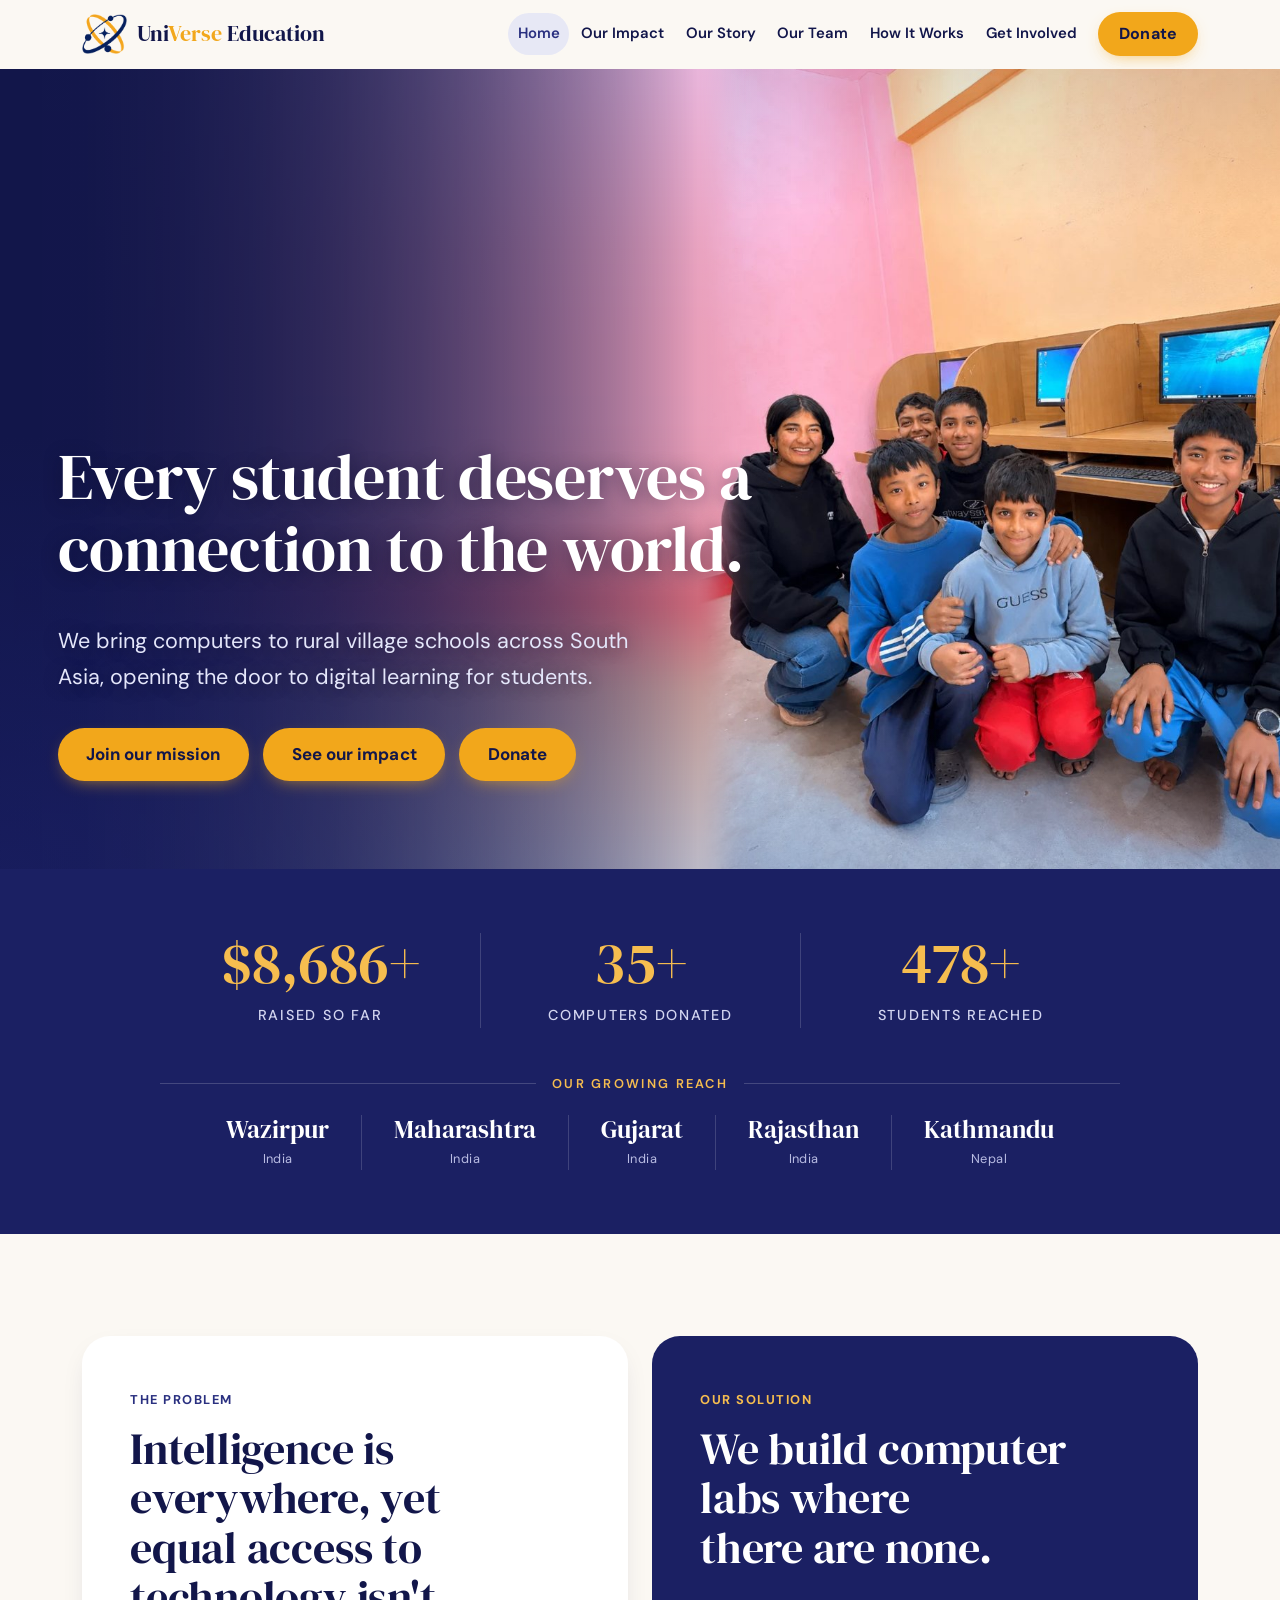
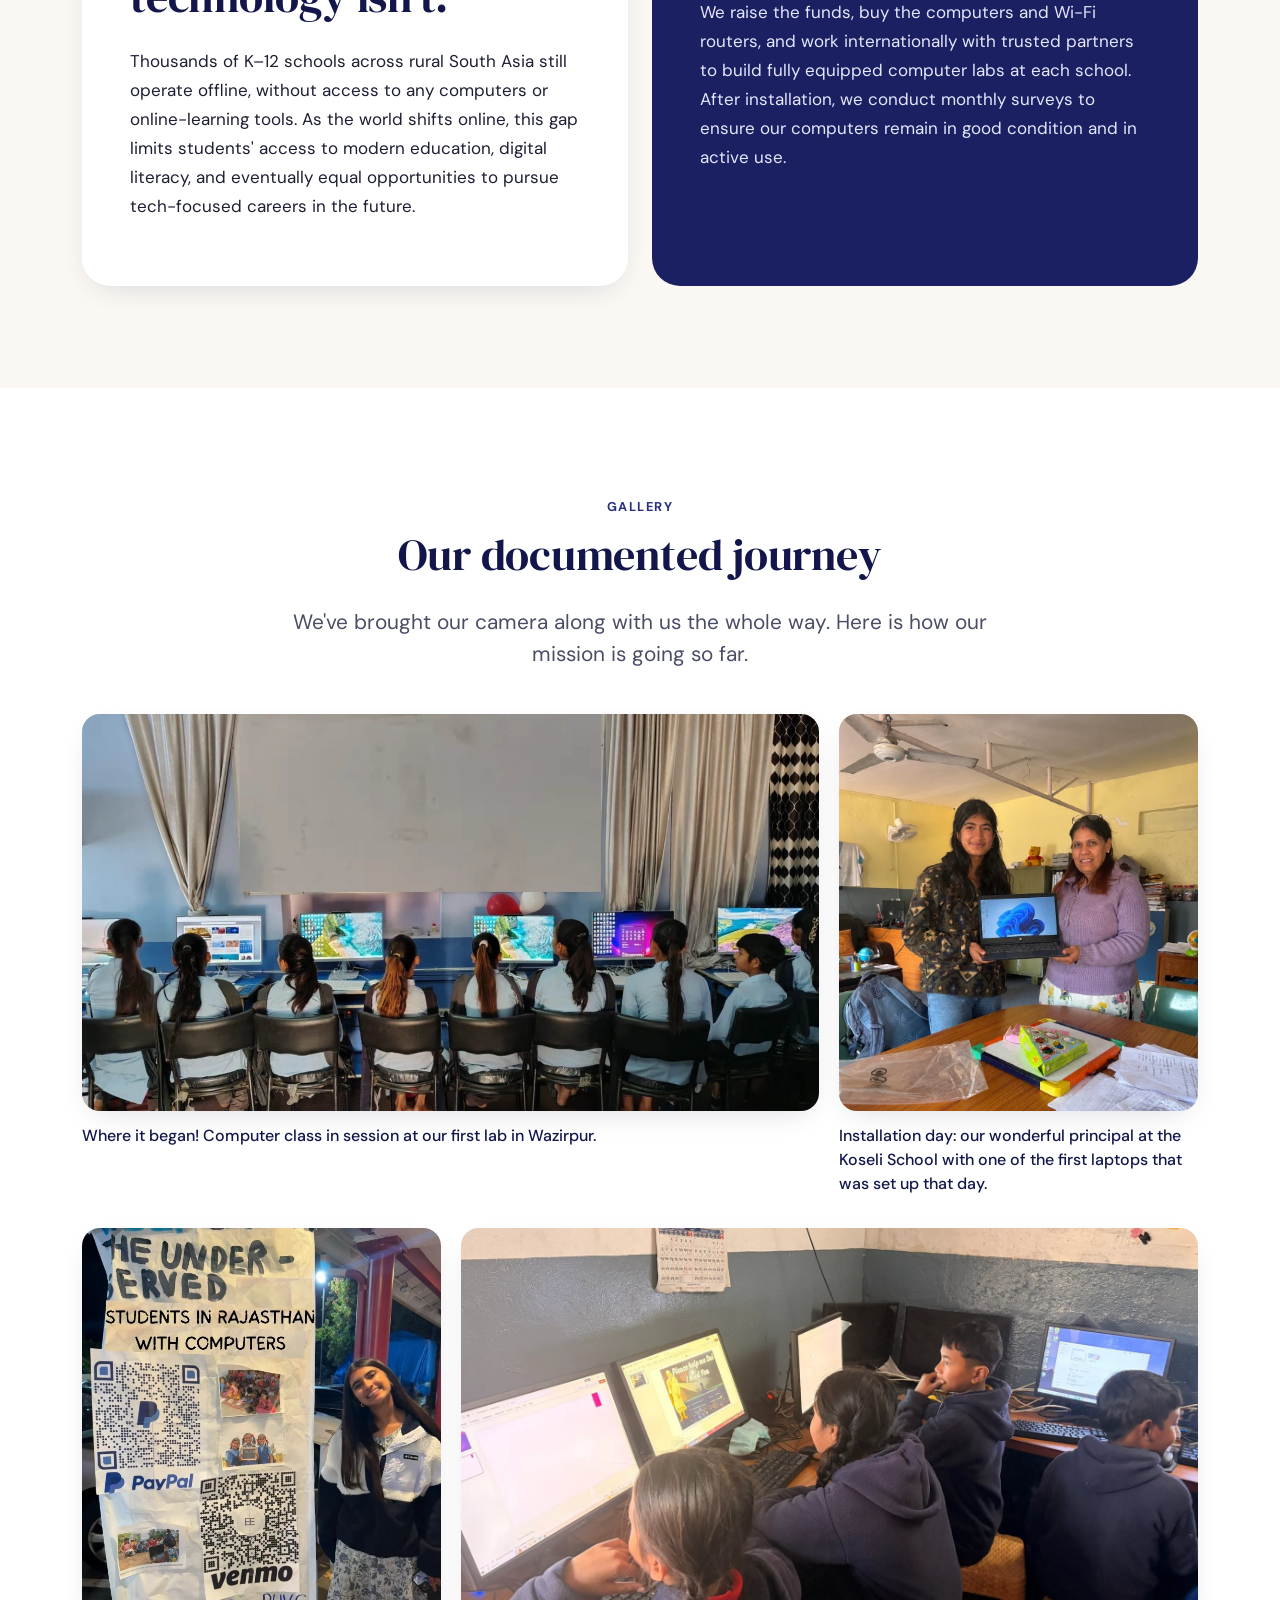
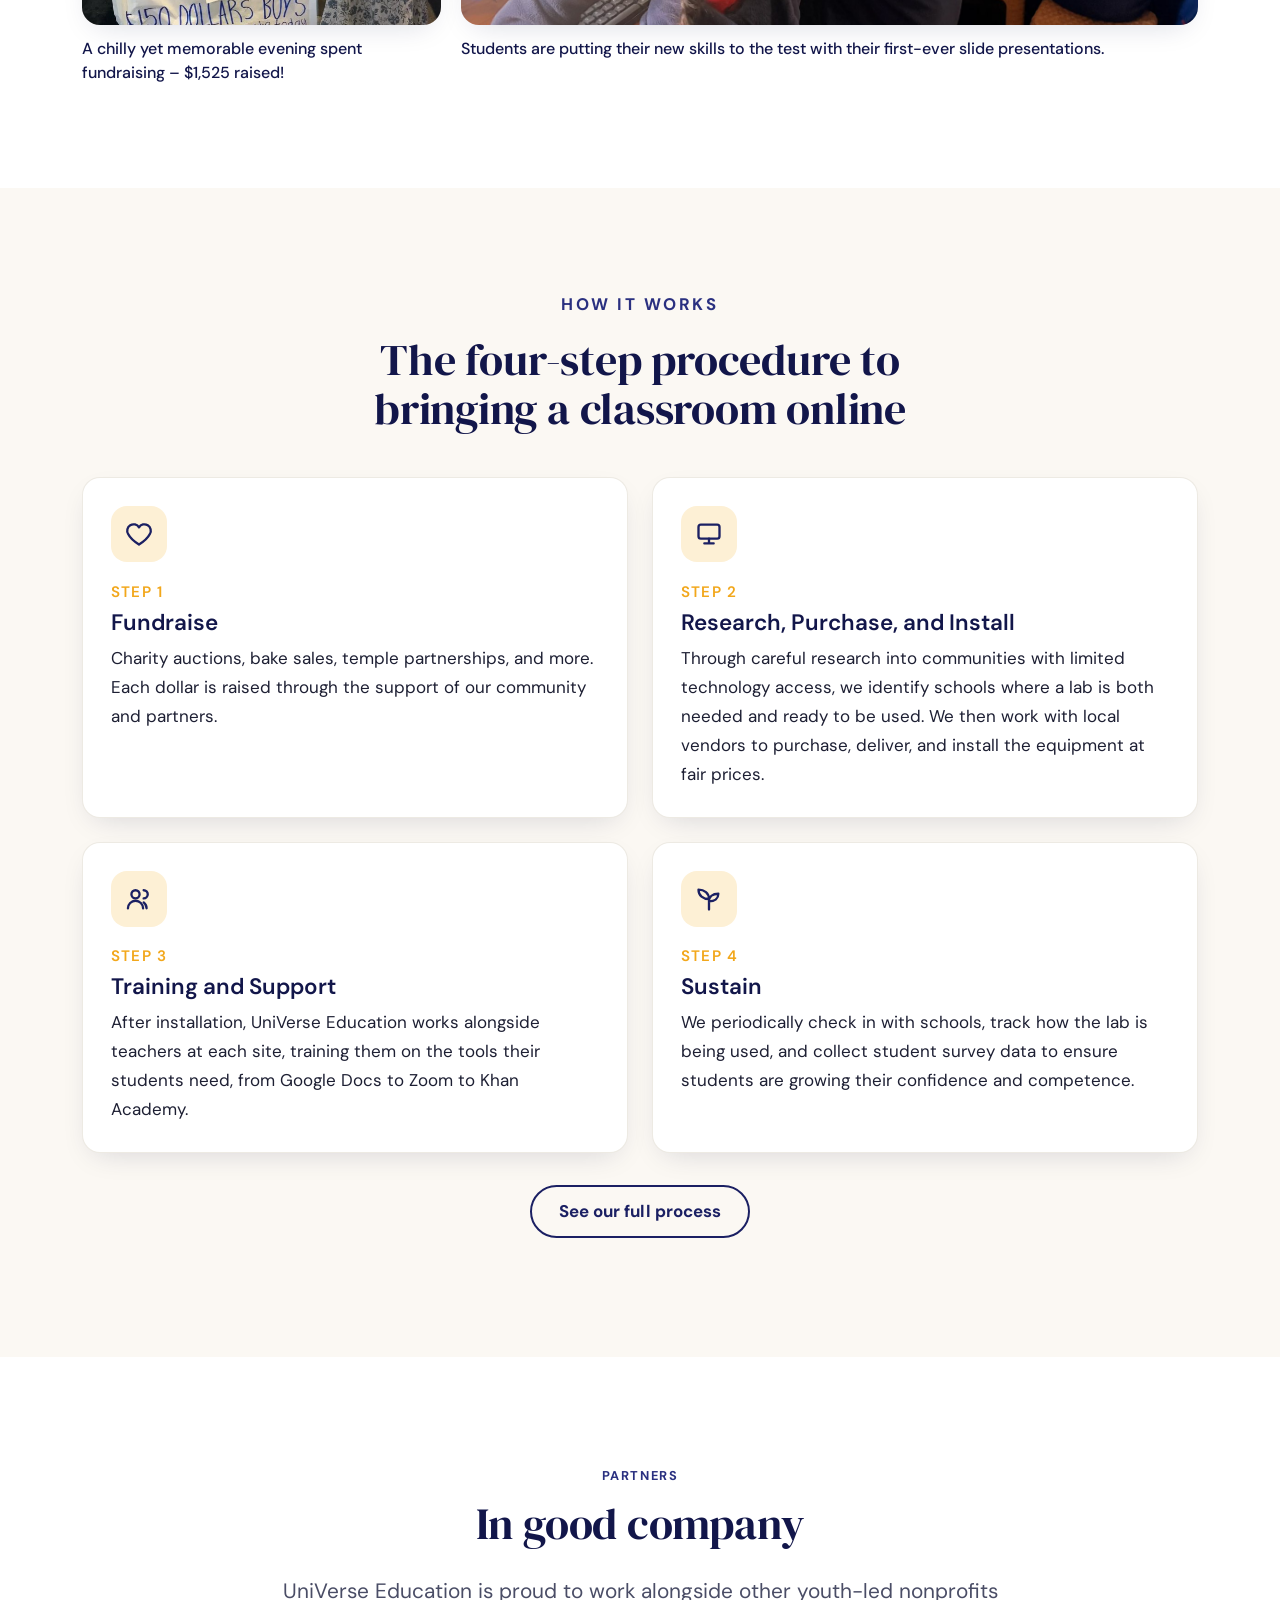
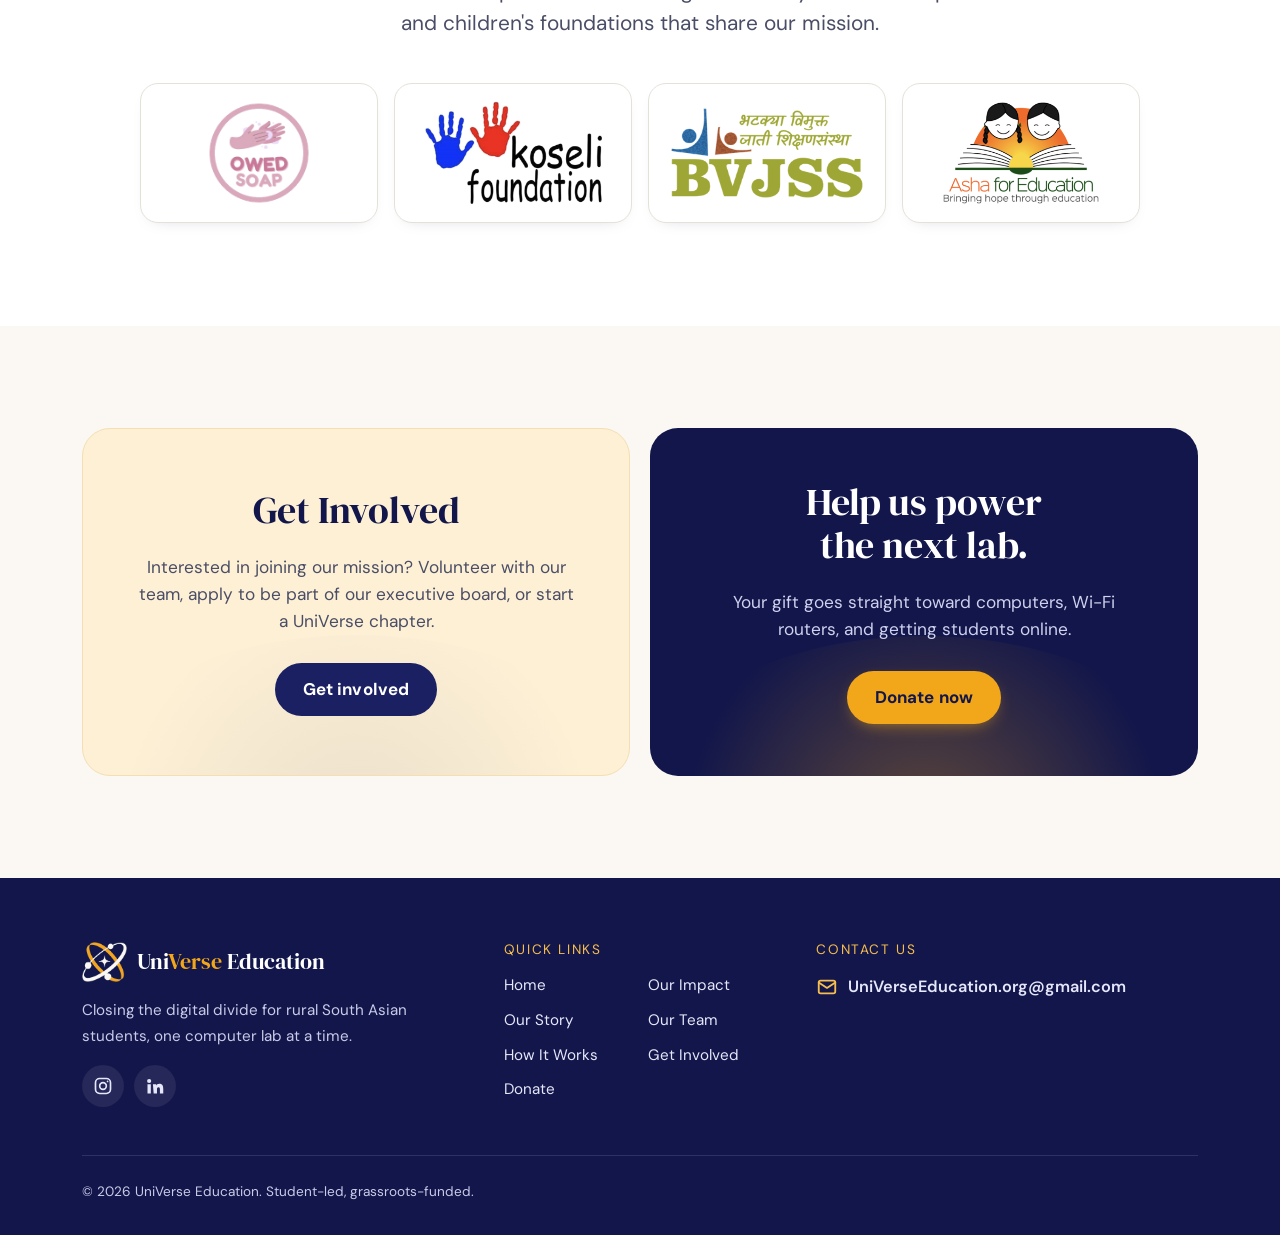
<file: index.html>
<!doctype html>
<html lang="en" class="no-js">
<head>
  <meta charset="utf-8">
  <meta name="viewport" content="width=device-width, initial-scale=1">
  <title>UniVerse Education | Computer Labs for Rural South Asian Schools</title>
  <meta name="description" content="UniVerse Education is a student-led initiative that builds computer labs with internet access in rural village schools across South Asia.">
  <link rel="canonical" href="https://universeeducation.net/">
  <meta property="og:type" content="website">
  <meta property="og:site_name" content="UniVerse Education">
  <meta property="og:title" content="UniVerse Education | Every student deserves a connection to the world">
  <meta property="og:description" content="Student-led and grassroots-funded, we build computer labs with Wi-Fi in rural South Asian village schools.">
  <meta property="og:url" content="https://universeeducation.net/">
  <meta property="og:image" content="https://universeeducation.net/images/og-image.jpg">
  <meta name="twitter:card" content="summary_large_image">
  <meta name="theme-color" content="#1b2063">
  <link rel="icon" href="favicon.png" type="image/png">
  <link rel="apple-touch-icon" href="images/favicon-180.png">
  <link rel="preload" href="fonts/dm-serif-display-latin-400-normal.woff2" as="font" type="font/woff2" crossorigin>
  <link rel="preload" href="fonts/dm-sans-latin-400-normal.woff2" as="font" type="font/woff2" crossorigin>
  <link rel="stylesheet" href="css/styles.css">
</head>
<body data-page="home">
  <div id="site-header"></div>

  <main id="main">
    <!-- 1. HERO -->
    <section class="hero">
      <div class="hero-glow" aria-hidden="true"></div>
      <div class="photo hero-photo" data-img="images/home-hero.jpg" role="img" aria-label="Ananya crouching with five smiling boys in front of their new computers at the Koseli Foundation in Kathmandu, Nepal">
        <span class="photo-label">Hero photo: students in one of our labs<code>images/home-hero.jpg</code></span>
      </div>
      <div class="container">
        <div class="hero-content">
          <h1>Every student deserves a connection to the world.</h1>
          <p>We bring computers to rural village schools across South Asia, opening the door to digital learning for students.</p>
          <div class="btn-row">
            <a class="btn btn-accent" href="/get-involved">Join our mission</a>
            <a class="btn btn-accent" href="/impact">See our impact</a>
            <a class="btn btn-accent" href="/donate">Donate</a>
          </div>
        </div>
      </div>
    </section>

    <!-- 2. IMPACT NUMBERS (edit the numbers in js/config.js) -->
    <section class="stats" aria-label="Our impact so far">
      <div class="container">
        <div class="stats-grid">
          <div class="stat"><span class="stat-num" data-stat="raised" data-prefix="$" data-suffix="+">$10,000+</span><span class="stat-label">raised so far</span></div>
          <div class="stat"><span class="stat-num" data-stat="computers" data-suffix="+">40+</span><span class="stat-label">computers donated</span></div>
          <div class="stat"><span class="stat-num" data-stat="students" data-suffix="+">550+</span><span class="stat-label">students reached</span></div>
        </div>
        <div class="locations">
          <h2 class="locations-title">Our growing reach</h2>
          <ul class="locations-list">
            <li><strong>Wazirpur</strong><span>India</span></li>
            <li><strong>Maharashtra</strong><span>India</span></li>
            <li><strong>Gujarat</strong><span>India</span></li>
            <li><strong>Rajasthan</strong><span>India</span></li>
            <li><strong>Kathmandu</strong><span>Nepal</span></li>
          </ul>
        </div>
      </div>
    </section>

    <!-- 3 & 4. PROBLEM / SOLUTION -->
    <section class="section">
      <div class="container">
        <div class="grid grid-2">
          <div class="panel panel-light reveal">
            <span class="eyebrow">The problem</span>
            <h2>Intelligence is everywhere, yet equal access to technology isn't.</h2>
            <p>Thousands of K–12 schools across rural South Asia still operate offline, without access to any computers or online-learning tools. As the world shifts online, this gap limits students' access to modern education, digital literacy, and eventually equal opportunities to pursue tech-focused careers in the future.</p>
          </div>
          <div class="panel panel-navy reveal">
            <span class="eyebrow">Our solution</span>
            <h2>We build computer labs where there are none.</h2>
            <p>We raise the funds, buy the computers and Wi-Fi routers, and work internationally with trusted partners to build fully equipped computer labs at each school. After installation, we conduct monthly surveys to ensure our computers remain in good condition and in active use.</p>
          </div>
        </div>
      </div>
    </section>

    <!-- 5. PHOTO GALLERY — photos live in /images (gallery-1.jpg … gallery-4.jpg) -->
    <section class="section section-white">
      <div class="container">
        <div class="section-head reveal">
          <span class="eyebrow">Gallery</span>
          <h2>Our documented journey</h2>
          <p class="lead">We've brought our camera along with us the whole way. Here is how our mission is going so far.</p>
        </div>
        <div class="journey">
          <figure class="journey-item journey-wide reveal">
            <div class="photo pos-mid" data-img="images/gallery-2.jpg" role="img" aria-label="A row of students in school uniforms working at their new desktop computers in Wazirpur">
              <span class="photo-label"><code>images/gallery-2.jpg</code></span>
            </div>
            <figcaption>Where it began! Computer class in session at our first lab in Wazirpur.</figcaption>
          </figure>
          <figure class="journey-item journey-tall reveal">
            <div class="photo pos-upper" data-img="images/milestone-5.jpg" role="img" aria-label="Ananya and the principal of the Koseli School in Kathmandu holding open one of the lab's first laptops on installation day">
              <span class="photo-label"><code>images/milestone-5.jpg</code></span>
            </div>
            <figcaption>Installation day: our wonderful principal at the Koseli School with one of the first laptops that was set up that day.</figcaption>
          </figure>
          <figure class="journey-item journey-tall reveal">
            <div class="photo pos-upper" data-img="images/gallery-3.jpg" role="img" aria-label="A UniVerse Education volunteer smiling next to a hand-made fundraising poster with PayPal and Venmo codes, raising money for computers for students in Rajasthan">
              <span class="photo-label"><code>images/gallery-3.jpg</code></span>
            </div>
            <figcaption>A chilly yet memorable evening spent fundraising – $1,525 raised!</figcaption>
          </figure>
          <figure class="journey-item journey-wide reveal">
            <div class="photo pos-lower" data-img="images/gallery-4.jpg" role="img" aria-label="Four students at desktop computers building their first slide presentations">
              <span class="photo-label"><code>images/gallery-4.jpg</code></span>
            </div>
            <figcaption>Students are putting their new skills to the test with their first-ever slide presentations.</figcaption>
          </figure>
        </div>
      </div>
    </section>

    <!-- 6. HOW IT WORKS -->
    <section class="section">
      <div class="container">
        <div class="section-head reveal">
          <span class="eyebrow eyebrow-lg">How it works</span>
          <h2>The four-step procedure to bringing a classroom online</h2>
        </div>
        <div class="grid steps-grid">
          <article class="card reveal">
            <div class="icon-badge"><svg viewBox="0 0 24 24" fill="none" stroke="currentColor" stroke-width="2" stroke-linecap="round" stroke-linejoin="round" aria-hidden="true"><path d="M12 21s-7-4.4-9.3-9A5.3 5.3 0 0 1 12 6.3 5.3 5.3 0 0 1 21.3 12C19 16.6 12 21 12 21z"/></svg></div>
            <p class="step-num">Step 1</p>
            <h3>Fundraise</h3>
            <p>Charity auctions, bake sales, temple partnerships, and more. Each dollar is raised through the support of our community and partners.</p>
          </article>
          <article class="card reveal">
            <div class="icon-badge"><svg viewBox="0 0 24 24" fill="none" stroke="currentColor" stroke-width="2" stroke-linecap="round" stroke-linejoin="round" aria-hidden="true"><rect x="3" y="4" width="18" height="12" rx="2"/><path d="M8 20h8M12 16v4"/></svg></div>
            <p class="step-num">Step 2</p>
            <h3>Research, Purchase, and Install</h3>
            <p>Through careful research into communities with limited technology access, we identify schools where a lab is both needed and ready to be used. We then work with local vendors to purchase, deliver, and install the equipment at fair prices.</p>
          </article>
          <article class="card reveal">
            <div class="icon-badge"><svg viewBox="0 0 24 24" fill="none" stroke="currentColor" stroke-width="2" stroke-linecap="round" stroke-linejoin="round" aria-hidden="true"><circle cx="9" cy="8" r="3.5"/><path d="M2.5 20a6.5 6.5 0 0 1 13 0M16 4.5a3.5 3.5 0 0 1 0 7M18.5 20a6.5 6.5 0 0 0-2.5-5.1"/></svg></div>
            <p class="step-num">Step 3</p>
            <h3>Training and Support</h3>
            <p>After installation, UniVerse Education works alongside teachers at each site, training them on the tools their students need, from Google Docs to Zoom to Khan Academy.</p>
          </article>
          <article class="card reveal">
            <div class="icon-badge"><svg viewBox="0 0 24 24" fill="none" stroke="currentColor" stroke-width="2" stroke-linecap="round" stroke-linejoin="round" aria-hidden="true"><path d="M12 21v-9M12 12C12 7 8 4 3 4c0 5 4 8 9 8zM12 14c0-4 3-6.5 8-6.5 0 4-3 6.5-8 6.5z"/></svg></div>
            <p class="step-num">Step 4</p>
            <h3>Sustain</h3>
            <p>We periodically check in with schools, track how the lab is being used, and collect student survey data to ensure students are growing their confidence and competence.</p>
          </article>
        </div>
        <p class="center mt-2"><a class="btn btn-outline" href="/how-it-works">See our full process</a></p>
      </div>
    </section>

    <!-- 8. PARTNERS -->
    <section class="section section-white">
      <div class="container">
        <div class="section-head reveal">
          <span class="eyebrow">Partners</span>
          <h2>In good company</h2>
          <p class="lead">UniVerse Education is proud to work alongside other youth-led nonprofits and children's foundations that share our mission.</p>
        </div>
        <ul class="partners reveal">
          <li class="partner"><img src="images/partner-owed-soap.png" alt="Owed Soap" loading="lazy"></li>
          <li class="partner"><img src="images/partner-koseli.png" alt="Koseli Foundation" loading="lazy"></li>
          <li class="partner"><img src="images/partner-bvjss.png" alt="BVJSS (Bhatkya Vimukta Jati Shikshan Sanstha)" loading="lazy"></li>
          <li class="partner"><img src="images/partner-asha.png" alt="Asha for Education" loading="lazy"></li>
        </ul>
      </div>
    </section>

    <!-- 9. FINAL CALLS TO ACTION -->
    <section class="section">
      <div class="container">
        <div class="cta-pair">
          <div class="cta-band cta-light reveal">
            <h2>Get Involved</h2>
            <p class="lead cta-lead">Interested in joining our mission? Volunteer with our team, apply to be part of our executive board, or start a UniVerse chapter.</p>
            <div class="btn-row center"><a class="btn btn-primary" href="/get-involved">Get involved</a></div>
          </div>
          <div class="cta-band reveal">
            <h2>Help us power the next lab.</h2>
            <p class="lead cta-lead">Your gift goes straight toward computers, Wi-Fi routers, and getting students online.</p>
            <div class="btn-row center"><a class="btn btn-accent" href="/donate">Donate now</a></div>
          </div>
        </div>
      </div>
    </section>
  </main>

  <div id="site-footer"></div>
  <script src="js/config.js"></script>
  <script src="js/layout.js"></script>
  <script src="js/main.js"></script>
</body>
</html>
</file>
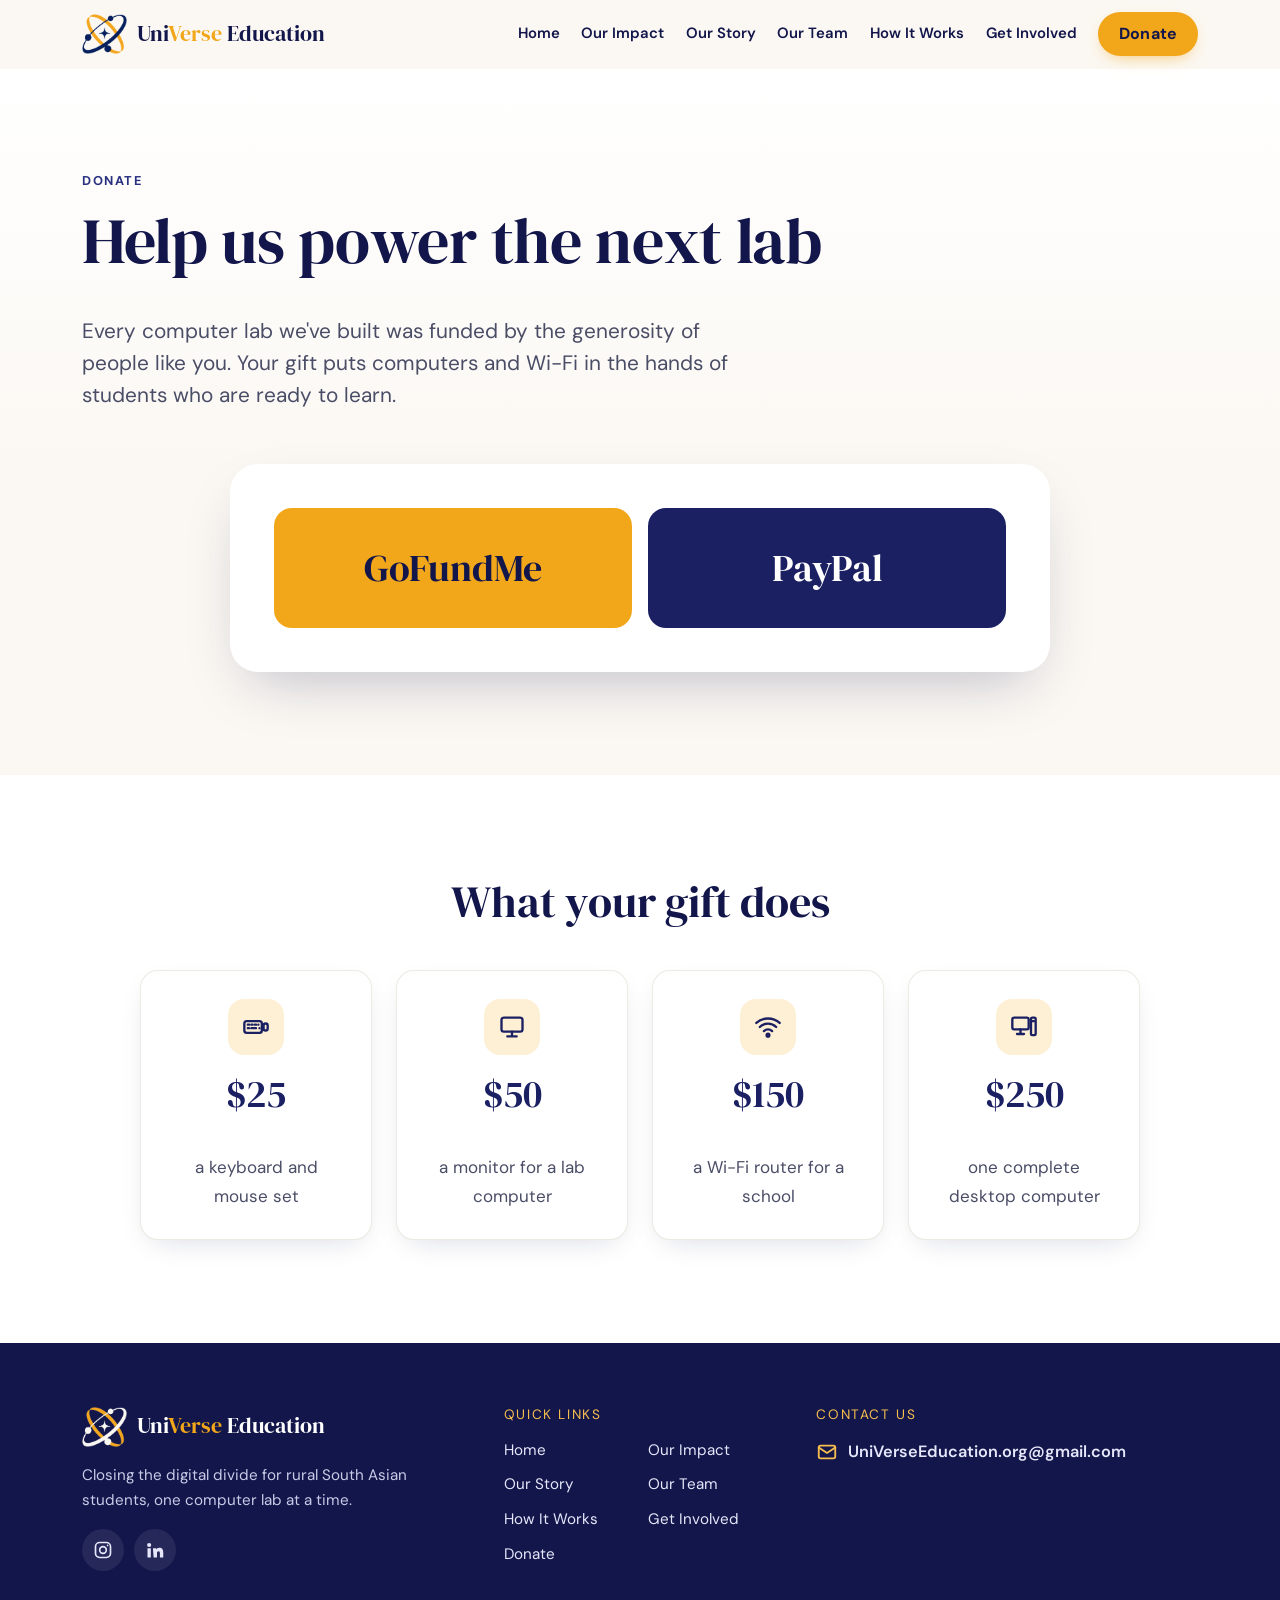
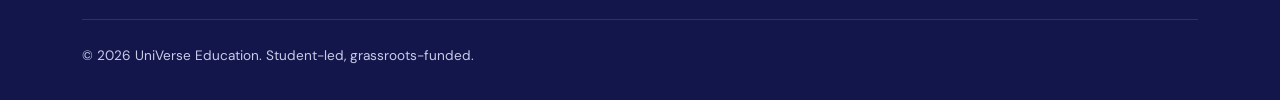
<file: donate.html>
<!doctype html>
<html lang="en" class="no-js">
<head>
  <meta charset="utf-8">
  <meta name="viewport" content="width=device-width, initial-scale=1">
  <title>Donate | UniVerse Education</title>
  <meta name="description" content="Donate to UniVerse Education through GoFundMe or PayPal to fund computers and Wi-Fi for rural South Asian village schools.">
  <link rel="canonical" href="https://universeeducation.net/donate">
  <meta property="og:type" content="website">
  <meta property="og:site_name" content="UniVerse Education">
  <meta property="og:title" content="Donate | Help us power the next lab">
  <meta property="og:description" content="Your gift funds computers and Wi-Fi for rural schools in India and Nepal. Give through GoFundMe or PayPal.">
  <meta property="og:url" content="https://universeeducation.net/donate">
  <meta property="og:image" content="https://universeeducation.net/images/og-image.jpg">
  <meta name="twitter:card" content="summary_large_image">
  <meta name="theme-color" content="#1b2063">
  <link rel="icon" href="favicon.png" type="image/png">
  <link rel="apple-touch-icon" href="images/favicon-180.png">
  <link rel="preload" href="fonts/dm-serif-display-latin-400-normal.woff2" as="font" type="font/woff2" crossorigin>
  <link rel="preload" href="fonts/dm-sans-latin-400-normal.woff2" as="font" type="font/woff2" crossorigin>
  <link rel="stylesheet" href="css/styles.css">
</head>
<body data-page="donate">
  <div id="site-header"></div>

  <main id="main">
    <section class="page-hero" style="padding-bottom:2rem">
      <div class="container">
        <span class="eyebrow">Donate</span>
        <h1>Help us power the next lab</h1>
        <p class="lead">Every computer lab we've built was funded by the generosity of people like you. Your gift puts computers and Wi-Fi in the hands of students who are ready to learn.</p>
      </div>
    </section>

    <!-- GIVE: two direct links -->
    <section class="section" style="padding-top:0">
      <div class="container">
        <div class="give-box reveal">
          <h2 class="visually-hidden">Donate through GoFundMe or PayPal</h2>
          <div class="give-buttons">
            <a class="give-btn give-gofundme" href="https://gofund.me/2707df1fc" target="_blank" rel="noopener">
              <span class="give-name">GoFundMe</span>
            </a>
            <a class="give-btn give-paypal" href="https://paypal.me/UniVerseEducation" target="_blank" rel="noopener">
              <span class="give-name">PayPal</span>
            </a>
          </div>
        </div>
      </div>
    </section>

    <!-- WHAT YOUR GIFT DOES -->
    <section class="section section-white">
      <div class="container">
        <div class="section-head reveal">
          <h2>What your gift does</h2>
        </div>
        <div class="grid gifts">
          <article class="card giving-level reveal">
            <div class="icon-badge"><svg viewBox="0 0 24 24" fill="none" stroke="currentColor" stroke-width="2" stroke-linecap="round" stroke-linejoin="round" aria-hidden="true"><rect x="2" y="7" width="15" height="10" rx="2"/><path d="M5 10h1M8 10h1M11 10h1M14 10h0M5 13h1M8 13h4M15 13h0"/><rect x="18.5" y="9" width="3.5" height="6" rx="1.75"/></svg></div>
            <p class="amount">$25</p>
            <p>a keyboard and mouse set</p>
          </article>
          <article class="card giving-level reveal">
            <div class="icon-badge"><svg viewBox="0 0 24 24" fill="none" stroke="currentColor" stroke-width="2" stroke-linecap="round" stroke-linejoin="round" aria-hidden="true"><rect x="3" y="4" width="18" height="12" rx="2"/><path d="M8 20h8M12 16v4"/></svg></div>
            <p class="amount">$50</p>
            <p>a monitor for a lab computer</p>
          </article>
          <article class="card giving-level reveal">
            <div class="icon-badge"><svg viewBox="0 0 24 24" fill="none" stroke="currentColor" stroke-width="2" stroke-linecap="round" stroke-linejoin="round" aria-hidden="true"><path d="M2 8.5a15 15 0 0 1 20 0M5 12a10 10 0 0 1 14 0M8.5 15.5a5 5 0 0 1 7 0"/><circle cx="12" cy="19" r="1.2" fill="currentColor"/></svg></div>
            <p class="amount">$150</p>
            <p>a Wi-Fi router for a school</p>
          </article>
          <article class="card giving-level reveal">
            <div class="icon-badge"><svg viewBox="0 0 24 24" fill="none" stroke="currentColor" stroke-width="2" stroke-linecap="round" stroke-linejoin="round" aria-hidden="true"><rect x="2" y="4" width="14" height="10" rx="1.5"/><path d="M6 18h6M9 14v4"/><rect x="18" y="4" width="4" height="15" rx="1"/><path d="M19.5 7h1"/></svg></div>
            <p class="amount">$250</p>
            <p>one complete desktop computer</p>
          </article>
        </div>
      </div>
    </section>
  </main>

  <div id="site-footer"></div>
  <script src="js/config.js"></script>
  <script src="js/layout.js"></script>
  <script src="js/main.js"></script>
</body>
</html>
</file>
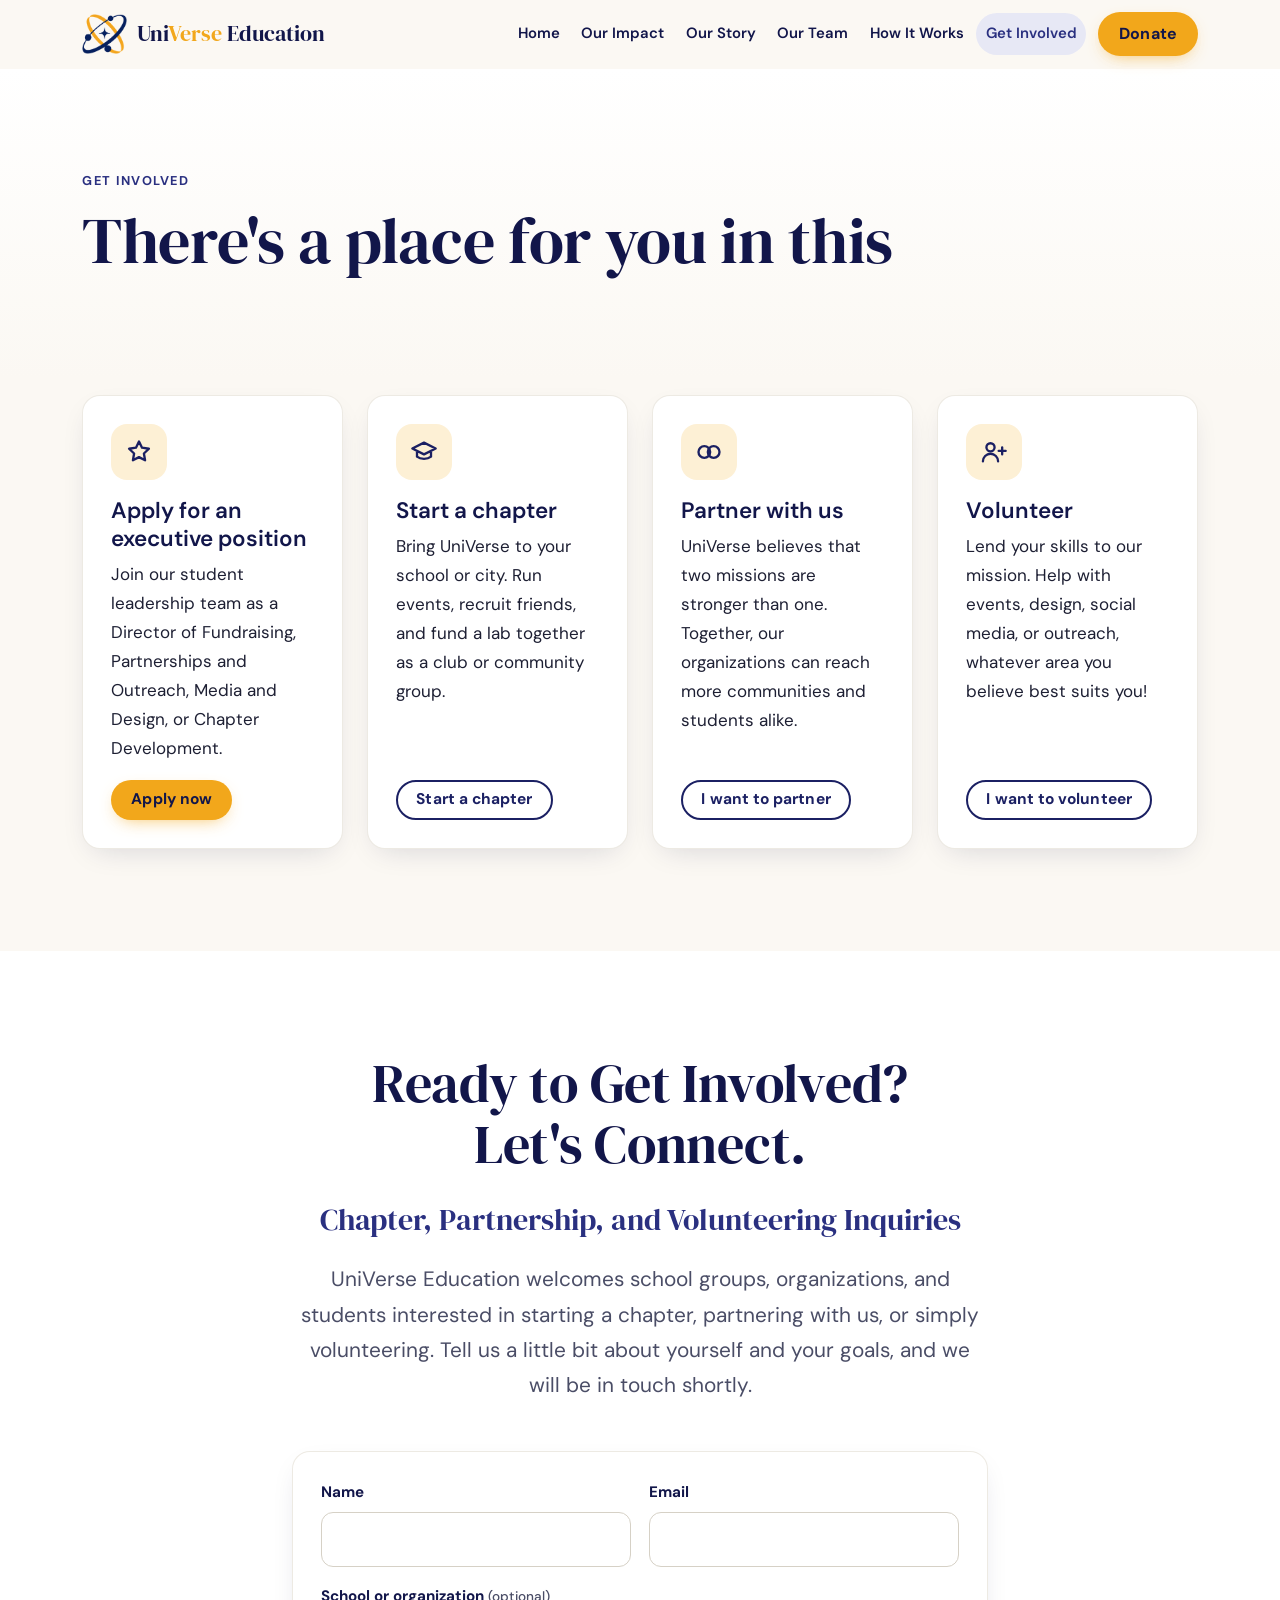
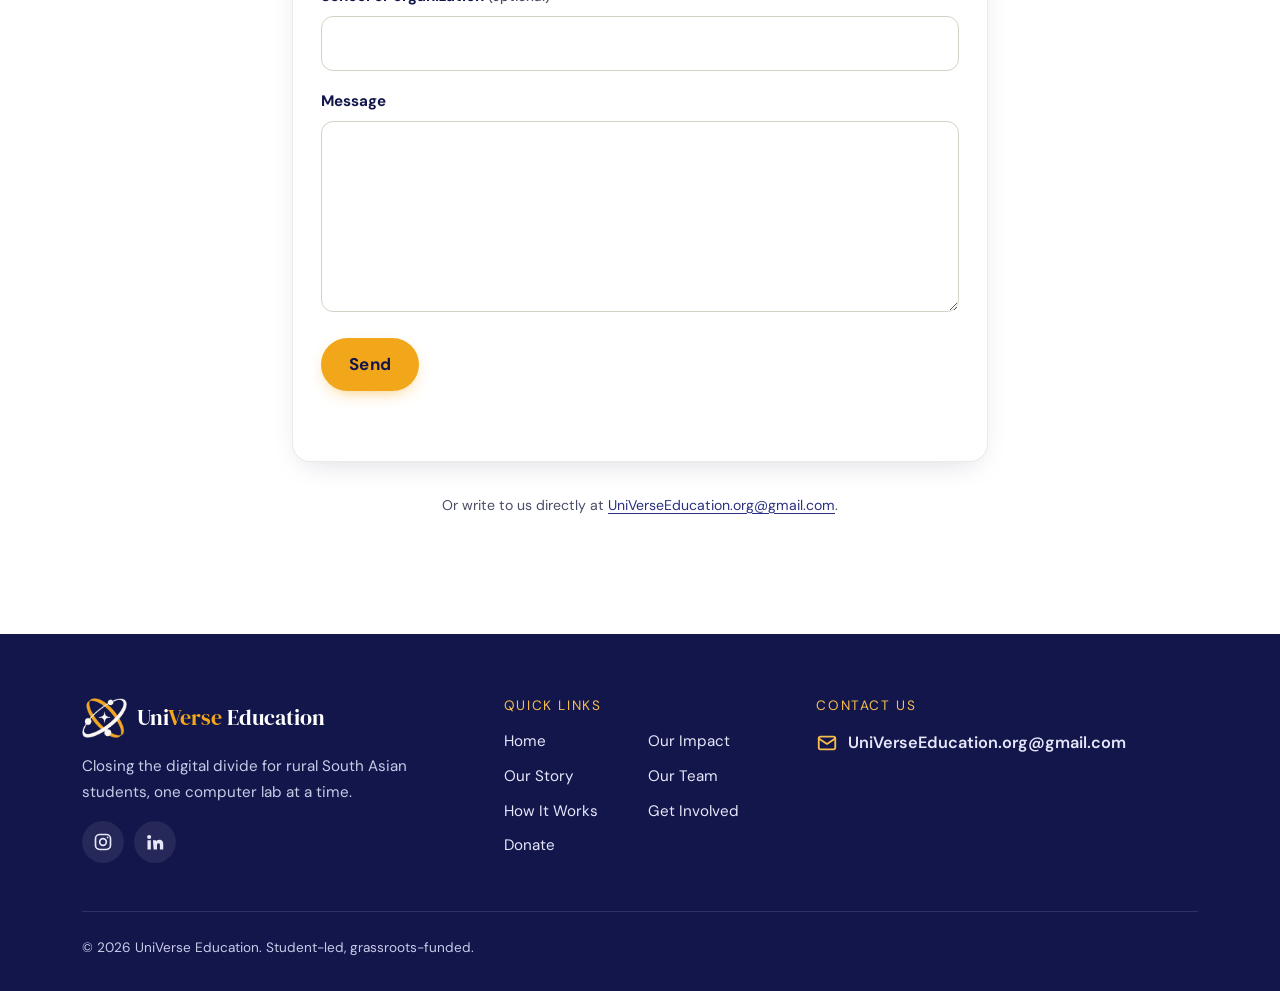
<file: get-involved.html>
<!doctype html>
<html lang="en" class="no-js">
<head>
  <meta charset="utf-8">
  <meta name="viewport" content="width=device-width, initial-scale=1">
  <title>Get Involved | UniVerse Education</title>
  <meta name="description" content="Apply for an executive position, start a chapter, partner with us, or volunteer with UniVerse Education to help bring computer labs to rural South Asian students.">
  <link rel="canonical" href="https://universeeducation.net/get-involved">
  <meta property="og:type" content="website">
  <meta property="og:site_name" content="UniVerse Education">
  <meta property="og:title" content="Get Involved | UniVerse Education">
  <meta property="og:description" content="Four ways to help close the digital divide: join our executive board, start a chapter, partner with us, or volunteer.">
  <meta property="og:url" content="https://universeeducation.net/get-involved">
  <meta property="og:image" content="https://universeeducation.net/images/og-image.jpg">
  <meta name="twitter:card" content="summary_large_image">
  <meta name="theme-color" content="#1b2063">
  <link rel="icon" href="favicon.png" type="image/png">
  <link rel="apple-touch-icon" href="images/favicon-180.png">
  <link rel="preload" href="fonts/dm-serif-display-latin-400-normal.woff2" as="font" type="font/woff2" crossorigin>
  <link rel="preload" href="fonts/dm-sans-latin-400-normal.woff2" as="font" type="font/woff2" crossorigin>
  <link rel="stylesheet" href="css/styles.css">
</head>
<body data-page="involved">
  <div id="site-header"></div>

  <main id="main">
    <section class="page-hero">
      <div class="container">
        <span class="eyebrow">Get involved</span>
        <h1>There's a place for you in this</h1>
      </div>
    </section>

    <section class="section" style="padding-top:1rem">
      <div class="container">
        <div class="grid grid-4">
          <article class="card path-card reveal">
            <div class="icon-badge"><svg viewBox="0 0 24 24" fill="none" stroke="currentColor" stroke-width="2" stroke-linecap="round" stroke-linejoin="round" aria-hidden="true"><path d="m12 3 2.6 5.3 5.9.9-4.3 4.1 1 5.8L12 16.4 6.8 19.1l1-5.8L3.5 9.2l5.9-.9z"/></svg></div>
            <h3>Apply for an executive position</h3>
            <p>Join our student leadership team as a Director of Fundraising, Partnerships and Outreach, Media and Design, or Chapter Development.</p>
            <a class="btn btn-accent btn-sm" href="https://forms.gle/UgfrWf4JL1zNh55z7" target="_blank" rel="noopener">Apply now</a>
          </article>
          <article class="card path-card reveal">
            <div class="icon-badge"><svg viewBox="0 0 24 24" fill="none" stroke="currentColor" stroke-width="2" stroke-linecap="round" stroke-linejoin="round" aria-hidden="true"><path d="M22 9 12 4 2 9l10 5zM6 11v5c3 2.5 9 2.5 12 0v-5"/></svg></div>
            <h3>Start a chapter</h3>
            <p>Bring UniVerse to your school or city. Run events, recruit friends, and fund a lab together as a club or community group.</p>
            <a class="btn btn-outline btn-sm" href="#inquiry">Start a chapter</a>
          </article>
          <article class="card path-card reveal">
            <div class="icon-badge"><svg viewBox="0 0 24 24" fill="none" stroke="currentColor" stroke-width="2" stroke-linecap="round" stroke-linejoin="round" aria-hidden="true"><circle cx="8" cy="12" r="5"/><circle cx="16" cy="12" r="5"/></svg></div>
            <h3>Partner with us</h3>
            <p>UniVerse believes that two missions are stronger than one. Together, our organizations can reach more communities and students alike.</p>
            <a class="btn btn-outline btn-sm" href="#inquiry">I want to partner</a>
          </article>
          <article class="card path-card reveal">
            <div class="icon-badge"><svg viewBox="0 0 24 24" fill="none" stroke="currentColor" stroke-width="2" stroke-linecap="round" stroke-linejoin="round" aria-hidden="true"><circle cx="9" cy="8" r="3.5"/><path d="M2.5 20a6.5 6.5 0 0 1 13 0M19 8v6M16 11h6"/></svg></div>
            <h3>Volunteer</h3>
            <p>Lend your skills to our mission. Help with events, design, social media, or outreach, whatever area you believe best suits you!</p>
            <a class="btn btn-outline btn-sm" href="#inquiry">I want to volunteer</a>
          </article>
        </div>
      </div>
    </section>

    <!-- INQUIRY FORM — messages are emailed to UniVerseEducation.org@gmail.com (see formEndpoint in js/config.js) -->
    <section class="section section-white" id="inquiry">
      <div class="container narrow">
        <div class="section-head reveal">
          <h2 class="section-title-lg">Ready to Get Involved? Let's Connect.</h2>
          <h3 class="inquiry-sub">Chapter, Partnership, and Volunteering Inquiries</h3>
          <p class="lead">UniVerse Education welcomes school groups, organizations, and students interested in starting a chapter, partnering with us, or simply volunteering. Tell us a little bit about yourself and your goals, and we will be in touch shortly.</p>
        </div>
        <form class="form js-form card reveal" id="inquiry-form" name="inquiry" method="POST" action="https://formsubmit.co/UniVerseEducation.org@gmail.com">
          <input type="hidden" name="_subject" value="New inquiry from the UniVerse Education website">
          <input type="hidden" name="_template" value="table">
          <input type="hidden" name="_captcha" value="false">
          <p class="hp-field"><label>Don't fill this out: <input type="text" name="_honey" tabindex="-1" autocomplete="off"></label></p>
          <div class="form-row">
            <div class="field">
              <label for="v-name">Name</label>
              <input id="v-name" type="text" name="name" autocomplete="name" required>
            </div>
            <div class="field">
              <label for="v-email">Email</label>
              <input id="v-email" type="email" name="email" autocomplete="email" required>
            </div>
          </div>
          <div class="field">
            <label for="v-org">School or organization <span class="hint">(optional)</span></label>
            <input id="v-org" type="text" name="organization" autocomplete="organization">
          </div>
          <div class="field">
            <label for="v-msg">Message</label>
            <textarea id="v-msg" name="message" rows="6" required></textarea>
          </div>
          <button class="btn btn-accent" type="submit">Send</button>
          <p class="form-status" role="status" aria-live="polite"></p>
        </form>
        <p class="center small mt-2">Or write to us directly at <a href="mailto:UniVerseEducation.org@gmail.com">UniVerseEducation.org@gmail.com</a>.</p>
      </div>
    </section>
  </main>

  <div id="site-footer"></div>
  <script src="js/config.js"></script>
  <script src="js/layout.js"></script>
  <script src="js/main.js"></script>
</body>
</html>
</file>
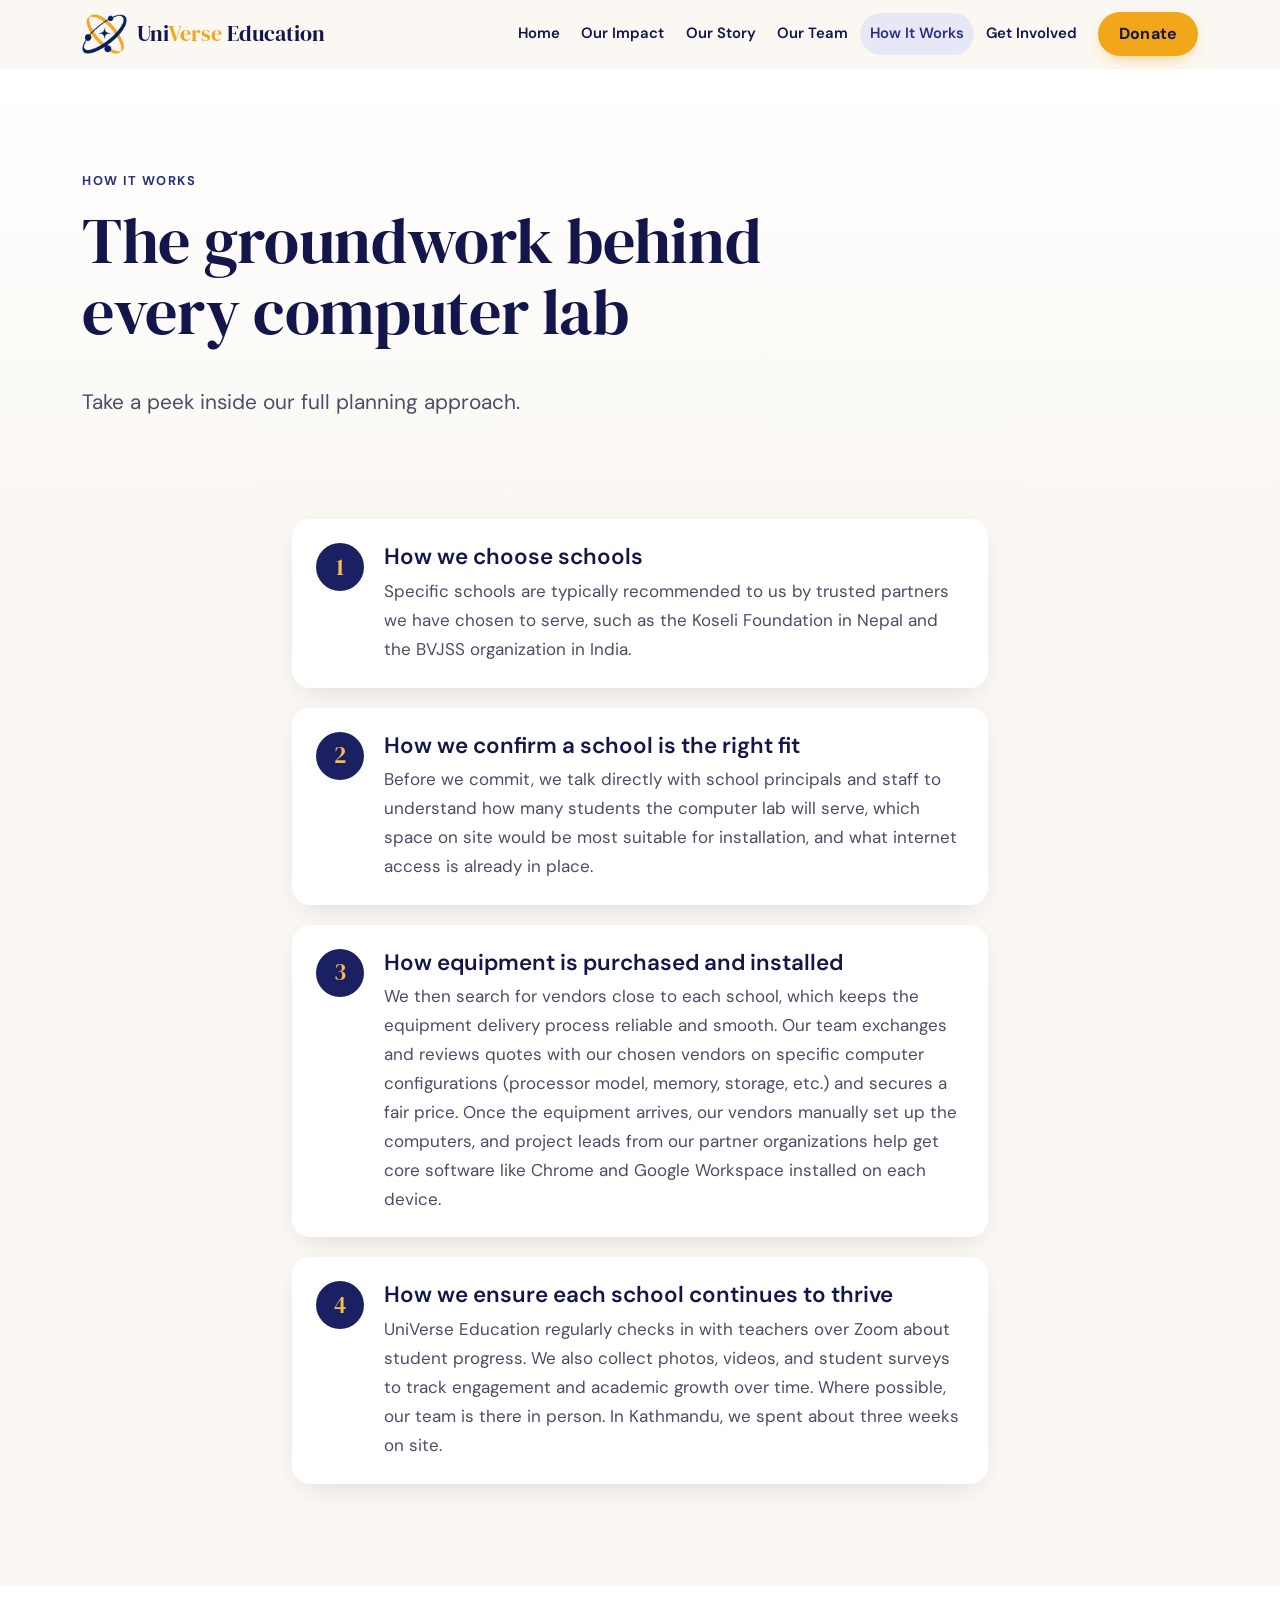
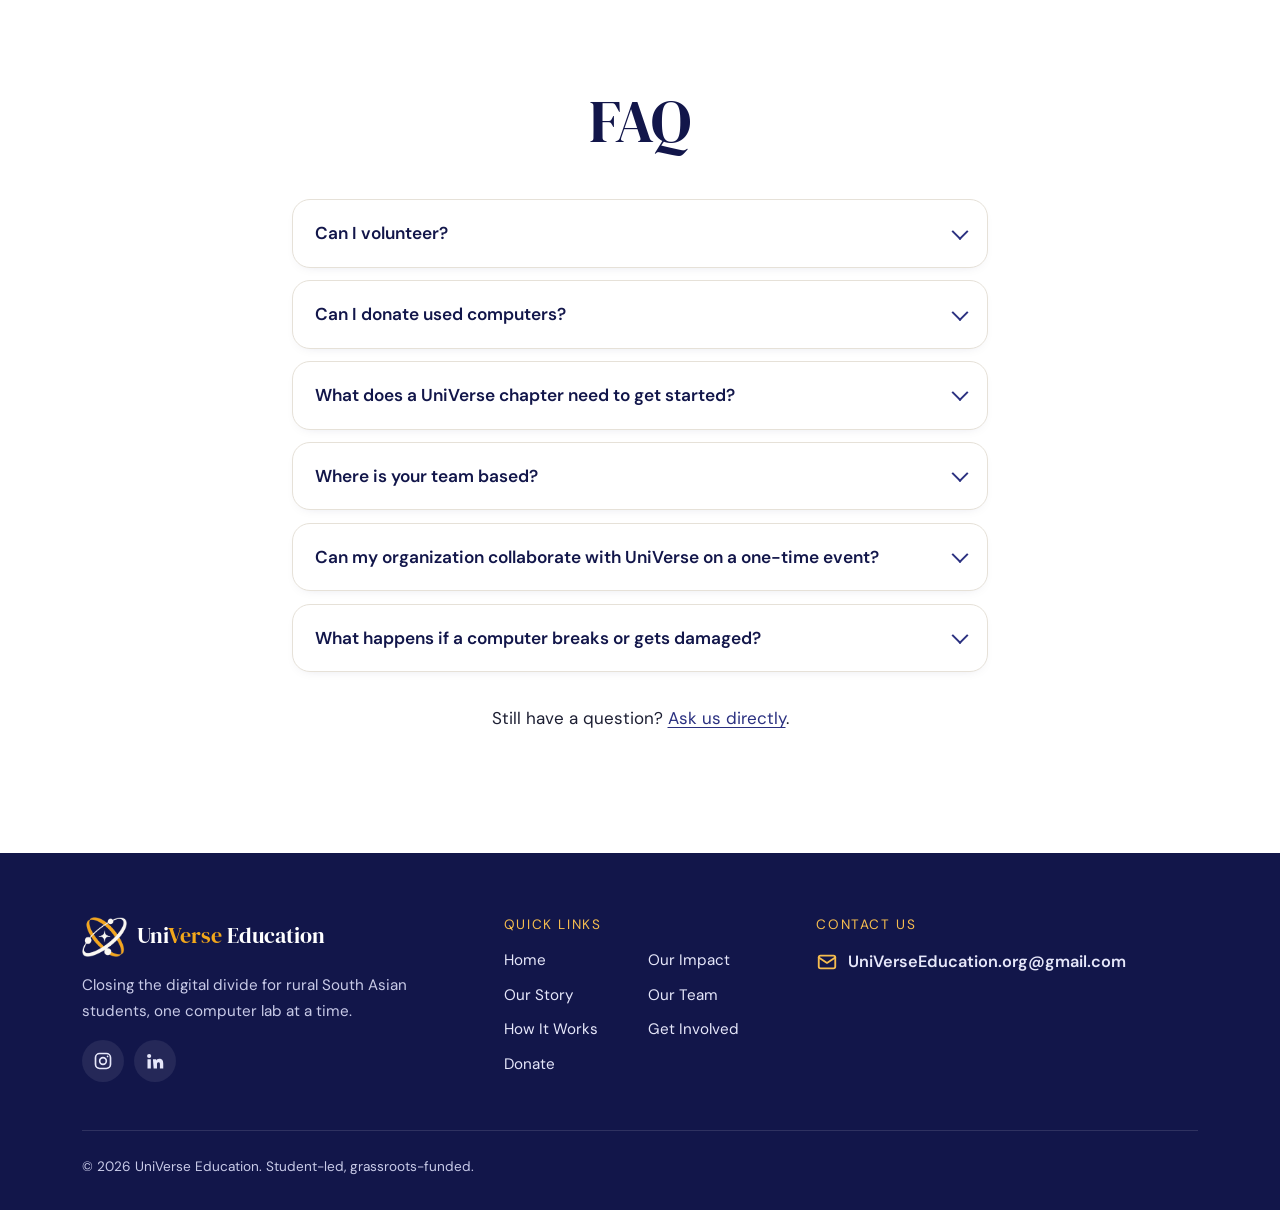
<file: how-it-works.html>
<!doctype html>
<html lang="en" class="no-js">
<head>
  <meta charset="utf-8">
  <meta name="viewport" content="width=device-width, initial-scale=1">
  <title>How It Works | UniVerse Education</title>
  <meta name="description" content="The groundwork behind every UniVerse Education computer lab: how we choose schools, confirm fit, purchase and install equipment, and help each school thrive. Plus FAQs.">
  <link rel="canonical" href="https://universeeducation.net/how-it-works">
  <meta property="og:type" content="website">
  <meta property="og:site_name" content="UniVerse Education">
  <meta property="og:title" content="How It Works | UniVerse Education">
  <meta property="og:description" content="The groundwork behind every computer lab. Take a peek inside our full planning approach.">
  <meta property="og:url" content="https://universeeducation.net/how-it-works">
  <meta property="og:image" content="https://universeeducation.net/images/og-image.jpg">
  <meta name="twitter:card" content="summary_large_image">
  <meta name="theme-color" content="#1b2063">
  <link rel="icon" href="favicon.png" type="image/png">
  <link rel="apple-touch-icon" href="images/favicon-180.png">
  <link rel="preload" href="fonts/dm-serif-display-latin-400-normal.woff2" as="font" type="font/woff2" crossorigin>
  <link rel="preload" href="fonts/dm-sans-latin-400-normal.woff2" as="font" type="font/woff2" crossorigin>
  <link rel="stylesheet" href="css/styles.css">
</head>
<body data-page="how">
  <div id="site-header"></div>

  <main id="main">
    <section class="page-hero">
      <div class="container">
        <span class="eyebrow">How it works</span>
        <h1>The groundwork behind every computer lab</h1>
        <p class="lead">Take a peek inside our full planning approach.</p>
      </div>
    </section>

    <section class="section" style="padding-top:1rem">
      <div class="container narrow">
        <div class="process">
          <div class="process-step reveal">
            <div>
              <h3>How we choose schools</h3>
              <p>Specific schools are typically recommended to us by trusted partners we have chosen to serve, such as the Koseli Foundation in Nepal and the BVJSS organization in India.</p>
            </div>
          </div>
          <div class="process-step reveal">
            <div>
              <h3>How we confirm a school is the right fit</h3>
              <p>Before we commit, we talk directly with school principals and staff to understand how many students the computer lab will serve, which space on site would be most suitable for installation, and what internet access is already in place.</p>
            </div>
          </div>
          <div class="process-step reveal">
            <div>
              <h3>How equipment is purchased and installed</h3>
              <p>We then search for vendors close to each school, which keeps the equipment delivery process reliable and smooth. Our team exchanges and reviews quotes with our chosen vendors on specific computer configurations (processor model, memory, storage, etc.) and secures a fair price. Once the equipment arrives, our vendors manually set up the computers, and project leads from our partner organizations help get core software like Chrome and Google Workspace installed on each device.</p>
            </div>
          </div>
          <div class="process-step reveal">
            <div>
              <h3>How we ensure each school continues to thrive</h3>
              <p>UniVerse Education regularly checks in with teachers over Zoom about student progress. We also collect photos, videos, and student surveys to track engagement and academic growth over time. Where possible, our team is there in person. In Kathmandu, we spent about three weeks on site.</p>
            </div>
          </div>
        </div>
      </div>
    </section>

    <!-- FAQ -->
    <section class="section section-white">
      <div class="container narrow">
        <div class="section-head reveal">
          <h2 class="faq-title">FAQ</h2>
        </div>
        <div class="faq reveal">
          <details>
            <summary>Can I volunteer?</summary>
            <div class="answer">
              <p>Yes! We are always looking for dedicated volunteers. Whether you are interested in running fundraisers, reaching out to new partner organizations, or even leading your own project abroad, there is a space for you here. You can also start a UniVerse chapter at your school. <a href="/get-involved">See all the ways to get involved</a>.</p>
            </div>
          </details>
          <details>
            <summary>Can I donate used computers?</summary>
            <div class="answer">
              <p>UniVerse Education kindly prefers funds over used hardware, as shipping overseas is costly and equipment needs to be serviceable locally.</p>
              <p>Either way, <a href="/get-involved#inquiry">reach out</a>. We're happy to talk through options.</p>
            </div>
          </details>
          <details>
            <summary>What does a UniVerse chapter need to get started?</summary>
            <div class="answer">
              <p>Starting a chapter is simple. You can either create a chapter at your school or a chapter in your city. UniVerse operates in project cycles. This means your chapter begins by identifying a target community and then raises funds toward one computer lab project at a time. Once the goal is met, we work together to purchase and install the computer lab, and your chapter can start a new project.</p>
              <p>Reach out to us and we will walk you through the setup, share our fundraising ideas, and connect you with our team. Everything you need to be successful will be provided to you upon registration.</p>
            </div>
          </details>
          <details>
            <summary>Where is your team based?</summary>
            <div class="answer">
              <p>Our team is based in San Jose, California. We collaborate with organizations locally, domestically, and internationally.</p>
            </div>
          </details>
          <details>
            <summary>Can my organization collaborate with UniVerse on a one-time event?</summary>
            <div class="answer">
              <p>Yes, your own organization or nonprofit can host a one-time fundraiser or event with us. <a href="/get-involved#inquiry">Reach out to UniVerse</a> with your idea, and we'll connect to make it happen.</p>
            </div>
          </details>
          <details>
            <summary>What happens if a computer breaks or gets damaged?</summary>
            <div class="answer">
              <p>We only buy equipment from vendors that provide a guaranteed multi-year warranty. If any of the computers need maintenance, the school notifies us, and we immediately send over assistance, cost-free.</p>
            </div>
          </details>
        </div>
        <p class="center mt-2">Still have a question? <a href="/get-involved#inquiry">Ask us directly</a>.</p>
      </div>
    </section>
  </main>

  <div id="site-footer"></div>
  <script src="js/config.js"></script>
  <script src="js/layout.js"></script>
  <script src="js/main.js"></script>
</body>
</html>
</file>
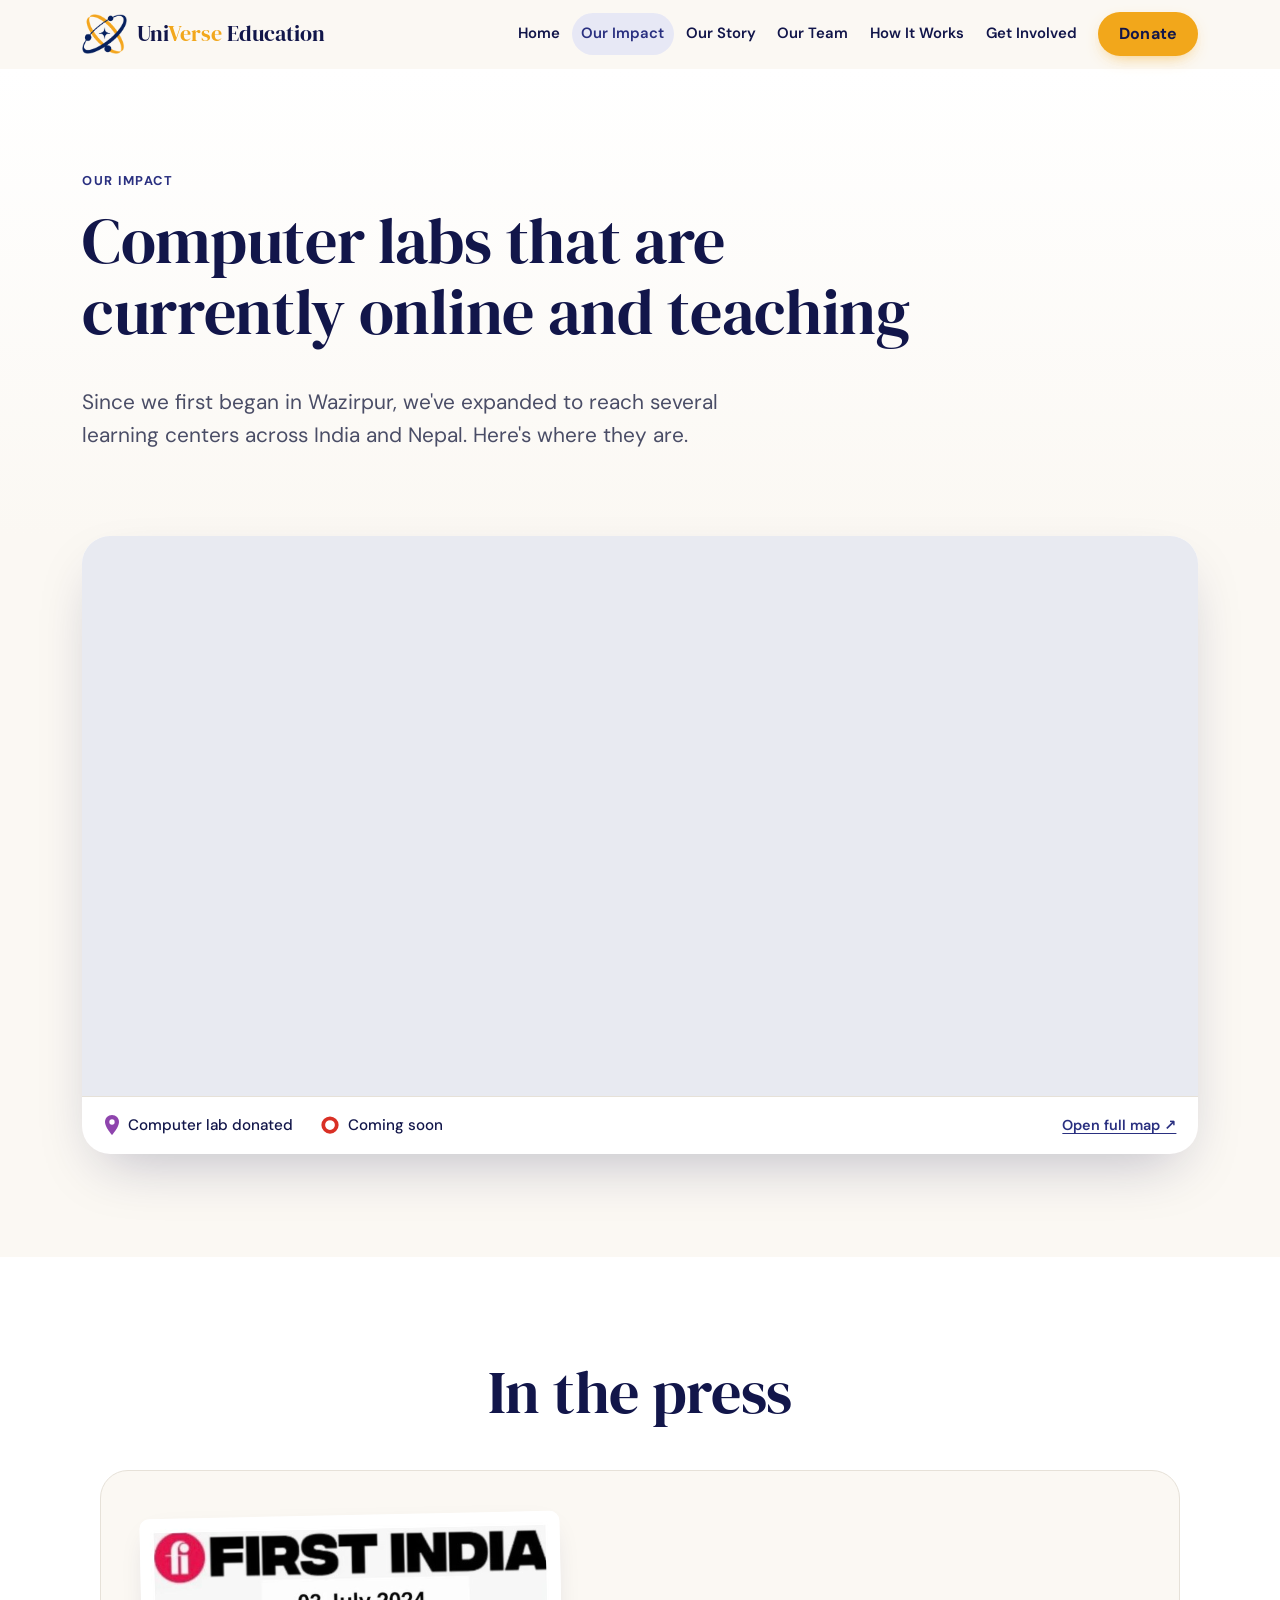
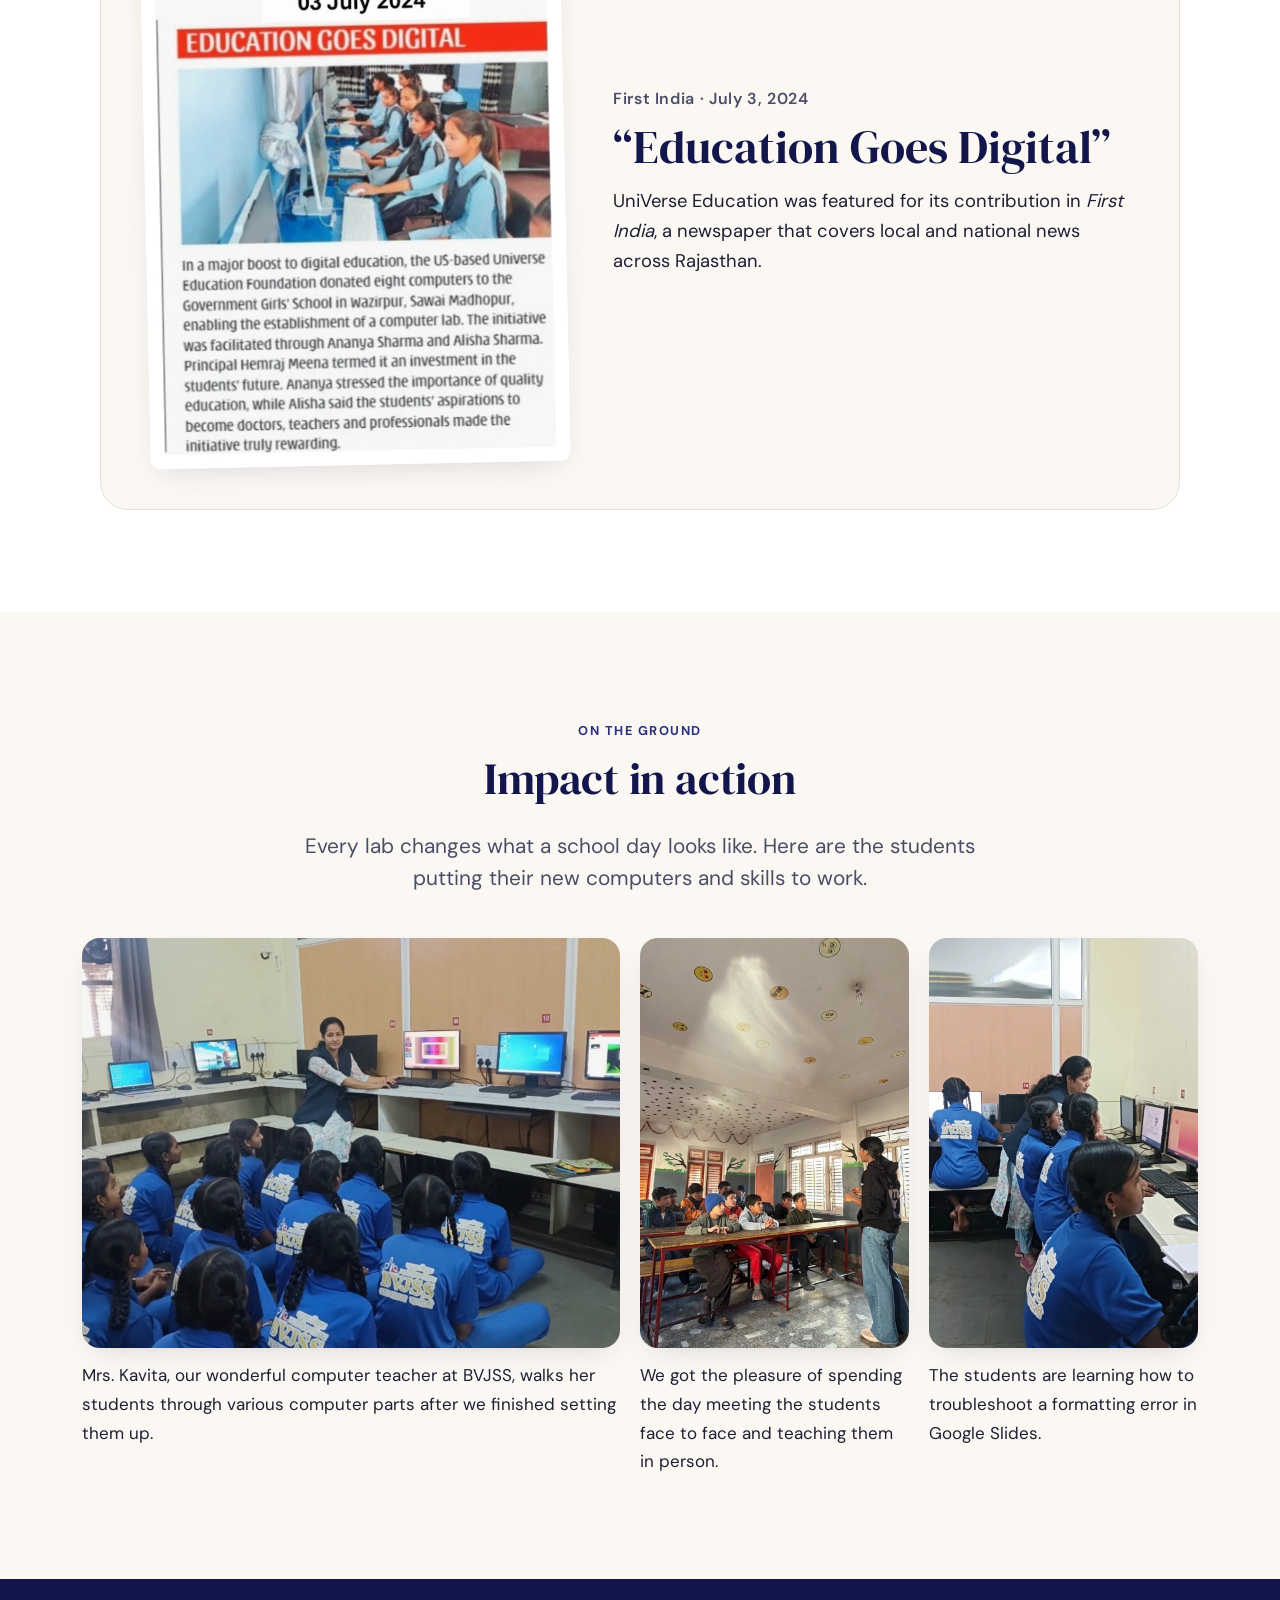
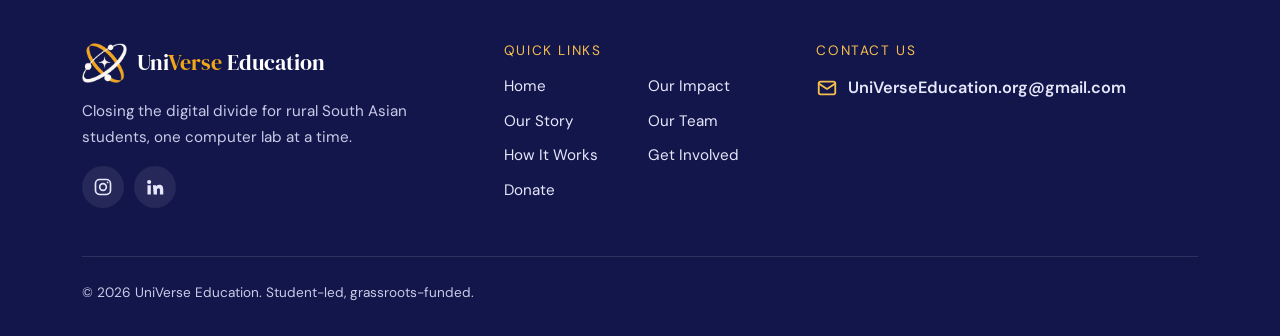
<file: impact.html>
<!doctype html>
<html lang="en" class="no-js">
<head>
  <meta charset="utf-8">
  <meta name="viewport" content="width=device-width, initial-scale=1">
  <title>Our Impact | UniVerse Education</title>
  <meta name="description" content="See where UniVerse Education has installed computer labs across India and Nepal, our feature in First India, and photos from the classrooms we serve.">
  <link rel="canonical" href="https://universeeducation.net/impact">
  <meta property="og:type" content="website">
  <meta property="og:site_name" content="UniVerse Education">
  <meta property="og:title" content="Our Impact | UniVerse Education">
  <meta property="og:description" content="Computer labs that are online and teaching across India and Nepal. See where they are and the students they serve.">
  <meta property="og:url" content="https://universeeducation.net/impact">
  <meta property="og:image" content="https://universeeducation.net/images/og-image.jpg">
  <meta name="twitter:card" content="summary_large_image">
  <meta name="theme-color" content="#1b2063">
  <link rel="icon" href="favicon.png" type="image/png">
  <link rel="apple-touch-icon" href="images/favicon-180.png">
  <link rel="preload" href="fonts/dm-serif-display-latin-400-normal.woff2" as="font" type="font/woff2" crossorigin>
  <link rel="preload" href="fonts/dm-sans-latin-400-normal.woff2" as="font" type="font/woff2" crossorigin>
  <link rel="stylesheet" href="css/styles.css">
</head>
<body data-page="impact">
  <div id="site-header"></div>

  <main id="main">
    <section class="page-hero">
      <div class="container">
        <span class="eyebrow">Our impact</span>
        <h1>Computer labs that are currently online and teaching</h1>
        <p class="lead">Since we first began in Wazirpur, we've expanded to reach several learning centers across India and Nepal. Here's where they are.</p>
      </div>
    </section>

    <!-- MAP (Google My Maps — edit pins at google.com/mymaps and they update here automatically) -->
    <section class="section" style="padding-top:0">
      <div class="container">
        <div class="map-wrap reveal">
          <div class="map-frame">
            <iframe src="https://www.google.com/maps/d/embed?mid=13gRT1I20raf-GhN_yhM9WVUKu0lHwCc&amp;ehbc=2E312F" title="Map of UniVerse Education computer lab locations in India and Nepal" loading="lazy" referrerpolicy="no-referrer-when-downgrade" allowfullscreen></iframe>
          </div>
          <div class="map-legend">
            <span class="legend-item"><svg class="legend-pin" viewBox="0 0 24 32" aria-hidden="true"><path d="M12 1C6 1 1.5 5.6 1.5 11.4 1.5 19.3 12 31 12 31s10.5-11.7 10.5-19.6C22.5 5.6 18 1 12 1z" fill="#8e44ad"/><circle cx="12" cy="11.5" r="4" fill="#fff"/></svg>Computer lab donated</span>
            <span class="legend-item"><svg class="legend-circle" viewBox="0 0 24 24" aria-hidden="true"><circle cx="12" cy="12" r="9" fill="#fff" stroke="#d93025" stroke-width="5"/></svg>Coming soon</span>
            <a class="legend-link" href="https://www.google.com/maps/d/viewer?mid=13gRT1I20raf-GhN_yhM9WVUKu0lHwCc" target="_blank" rel="noopener">Open full map ↗</a>
          </div>
        </div>
      </div>
    </section>

    <!-- IN THE PRESS -->
    <section class="section section-white">
      <div class="container">
        <div class="section-head reveal">
          <h2 class="section-title-lg">In the press</h2>
        </div>
        <article class="press-feature press-lg reveal" aria-labelledby="press-title">
          <div class="press-clip">
            <img src="images/press-first-india.jpg" alt="First India newspaper clipping from July 3, 2024, headlined Education Goes Digital, with a photo of students at their new computers" loading="lazy">
          </div>
          <div class="press-body">
            <p class="press-meta">First India · July 3, 2024</p>
            <h3 id="press-title">“Education Goes Digital”</h3>
            <p>UniVerse Education was featured for its contribution in <em>First India</em>, a newspaper that covers local and national news across Rajasthan.</p>
          </div>
        </article>
      </div>
    </section>

    <!-- PHOTOS -->
    <section class="section">
      <div class="container">
        <div class="section-head reveal">
          <span class="eyebrow">On the ground</span>
          <h2>Impact in action</h2>
          <p class="lead">Every lab changes what a school day looks like. Here are the students putting their new computers and skills to work.</p>
        </div>
        <div class="action-photos">
          <figure class="journey-item action-wide reveal">
            <div class="photo pos-mid" data-img="images/impact-bvjss-lesson.jpg" role="img" aria-label="Students in blue BVJSS uniforms sitting on the floor of the computer lab, looking up at their teacher as she explains the computers">
              <span class="photo-label"><code>images/impact-bvjss-lesson.jpg</code></span>
            </div>
            <figcaption>Mrs. Kavita, our wonderful computer teacher at BVJSS, walks her students through various computer parts after we finished setting them up.</figcaption>
          </figure>
          <figure class="journey-item reveal">
            <div class="photo pos-lower" data-img="images/impact-teaching.jpg" role="img" aria-label="A UniVerse Education volunteer standing at the front of a classroom, teaching a group of students seated at long desks">
              <span class="photo-label"><code>images/impact-teaching.jpg</code></span>
            </div>
            <figcaption>We got the pleasure of spending the day meeting the students face to face and teaching them in person.</figcaption>
          </figure>
          <figure class="journey-item reveal">
            <div class="photo pos-upper" data-img="images/impact-bvjss-help.jpg" role="img" aria-label="Students in blue BVJSS uniforms working through a Google Slides formatting problem at their computers while their teacher helps">
              <span class="photo-label"><code>images/impact-bvjss-help.jpg</code></span>
            </div>
            <figcaption>The students are learning how to troubleshoot a formatting error in Google Slides.</figcaption>
          </figure>
        </div>
      </div>
    </section>
  </main>

  <div id="site-footer"></div>
  <script src="js/config.js"></script>
  <script src="js/layout.js"></script>
  <script src="js/main.js"></script>
</body>
</html>
</file>
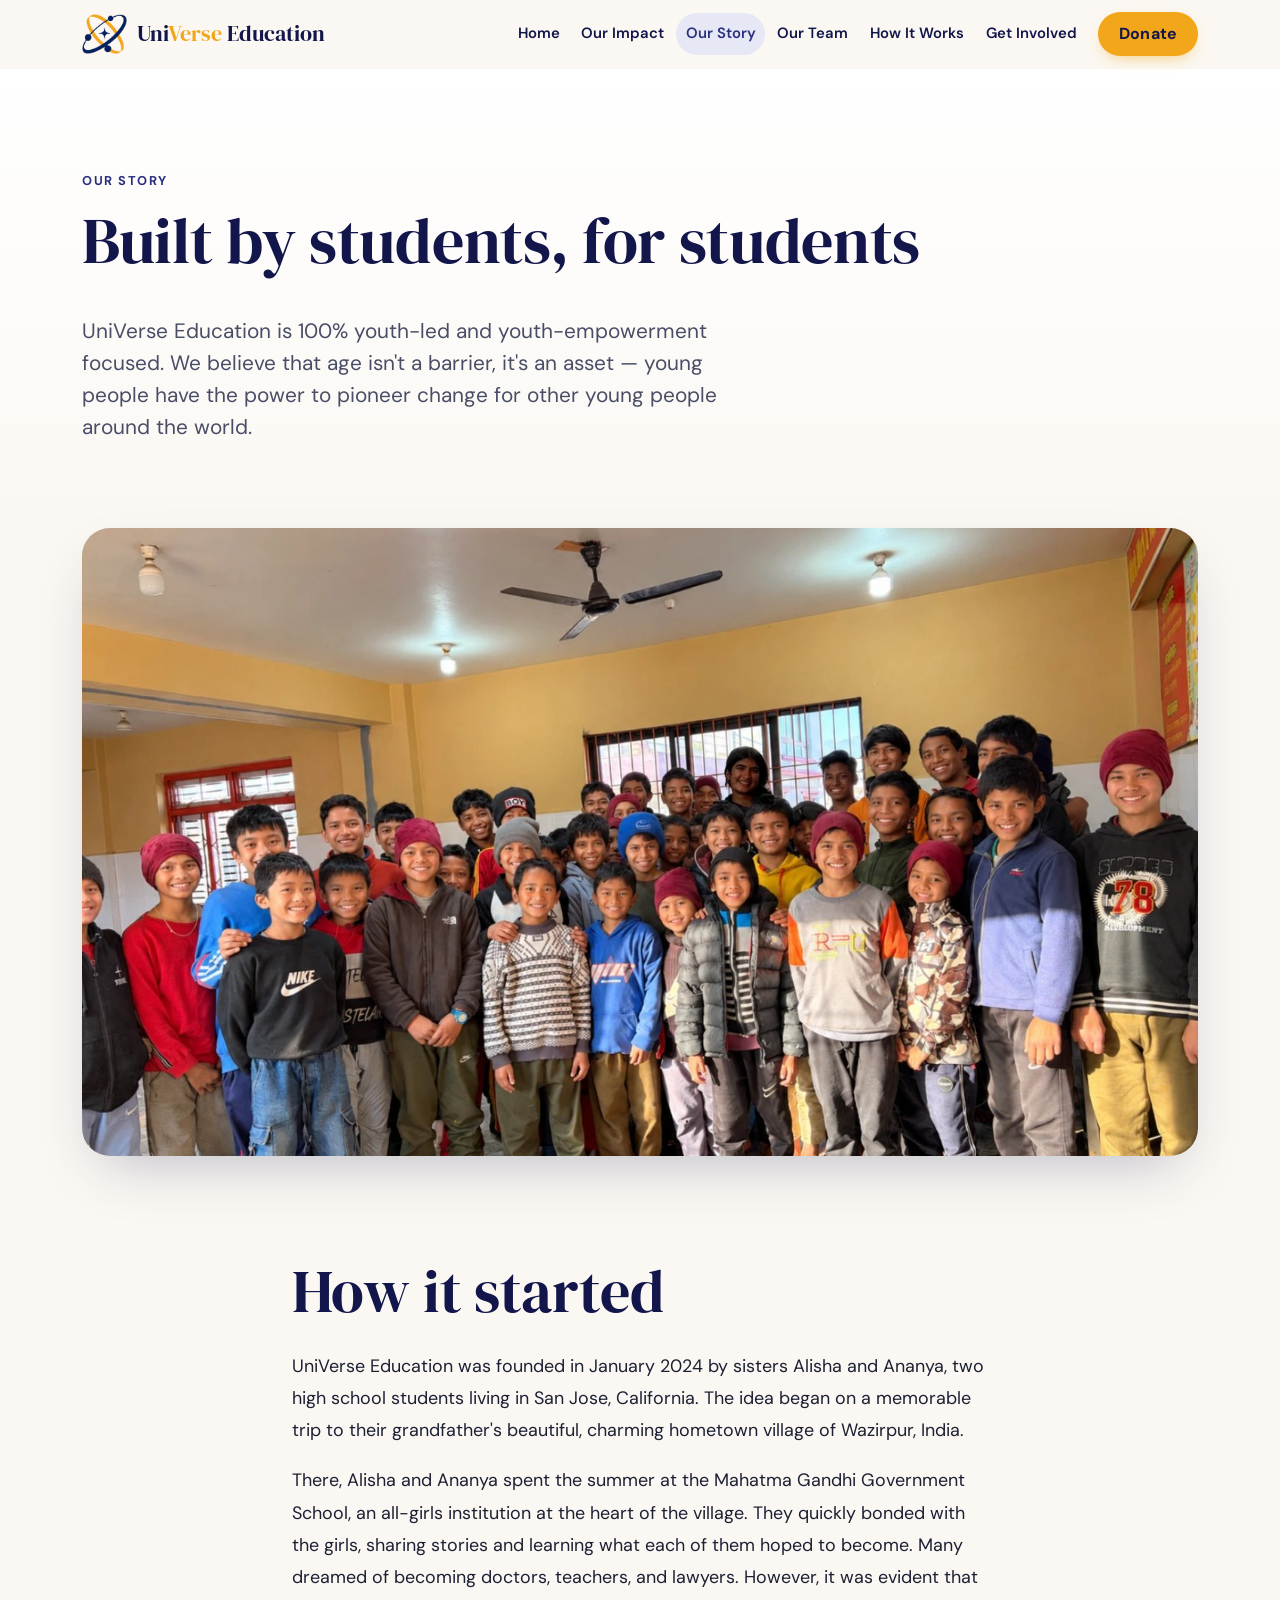
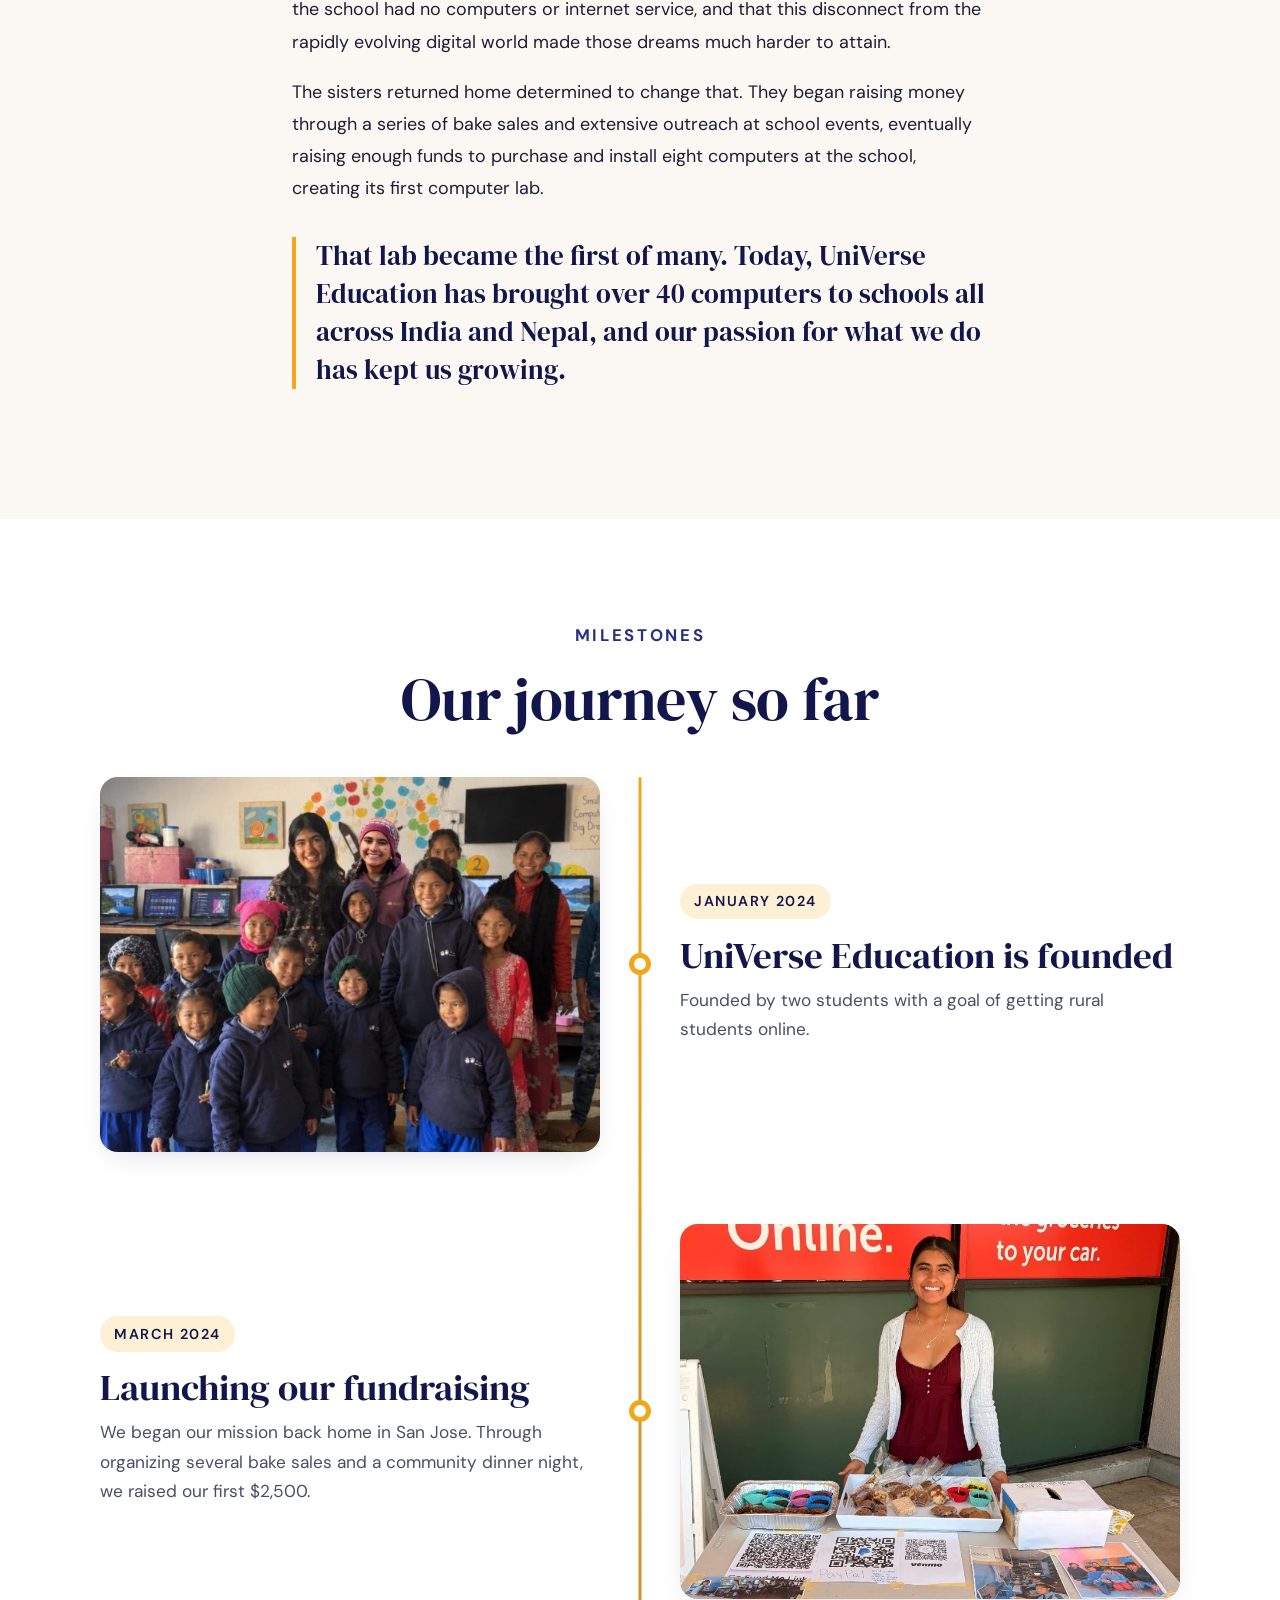
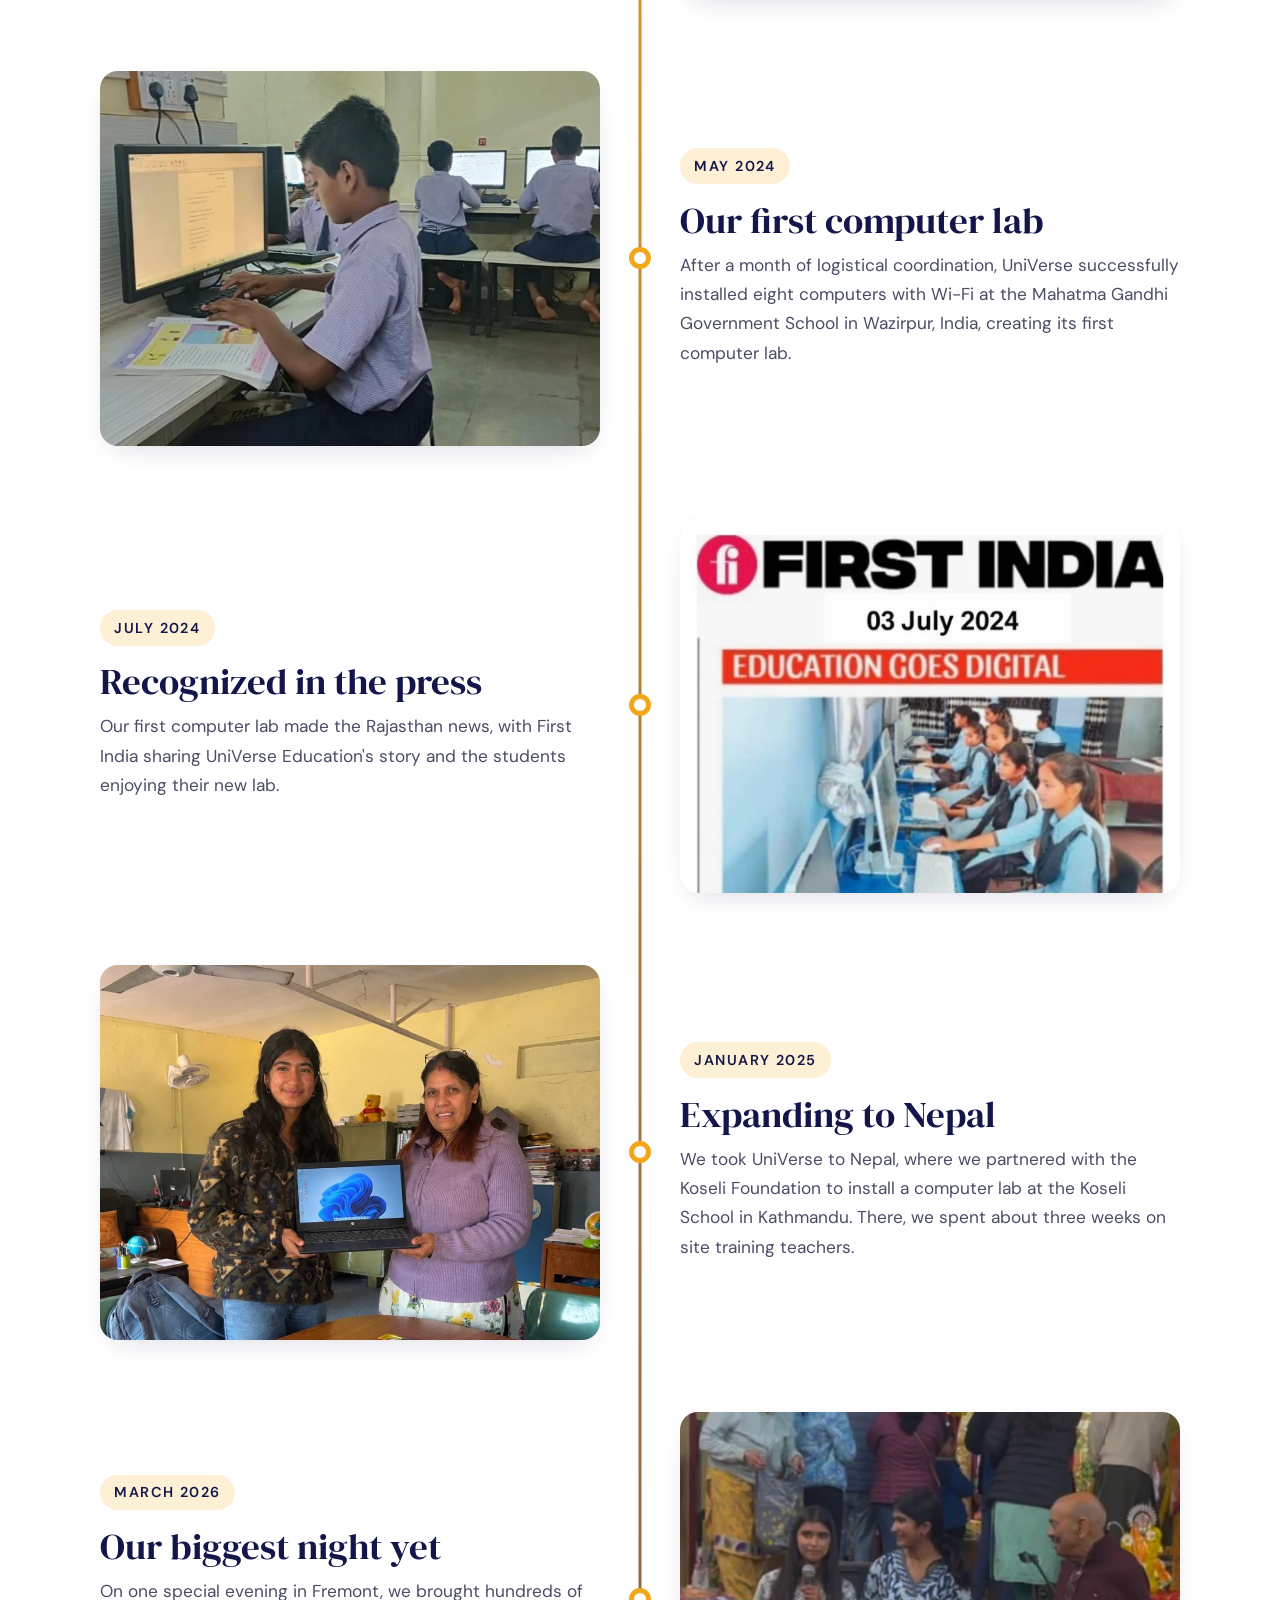
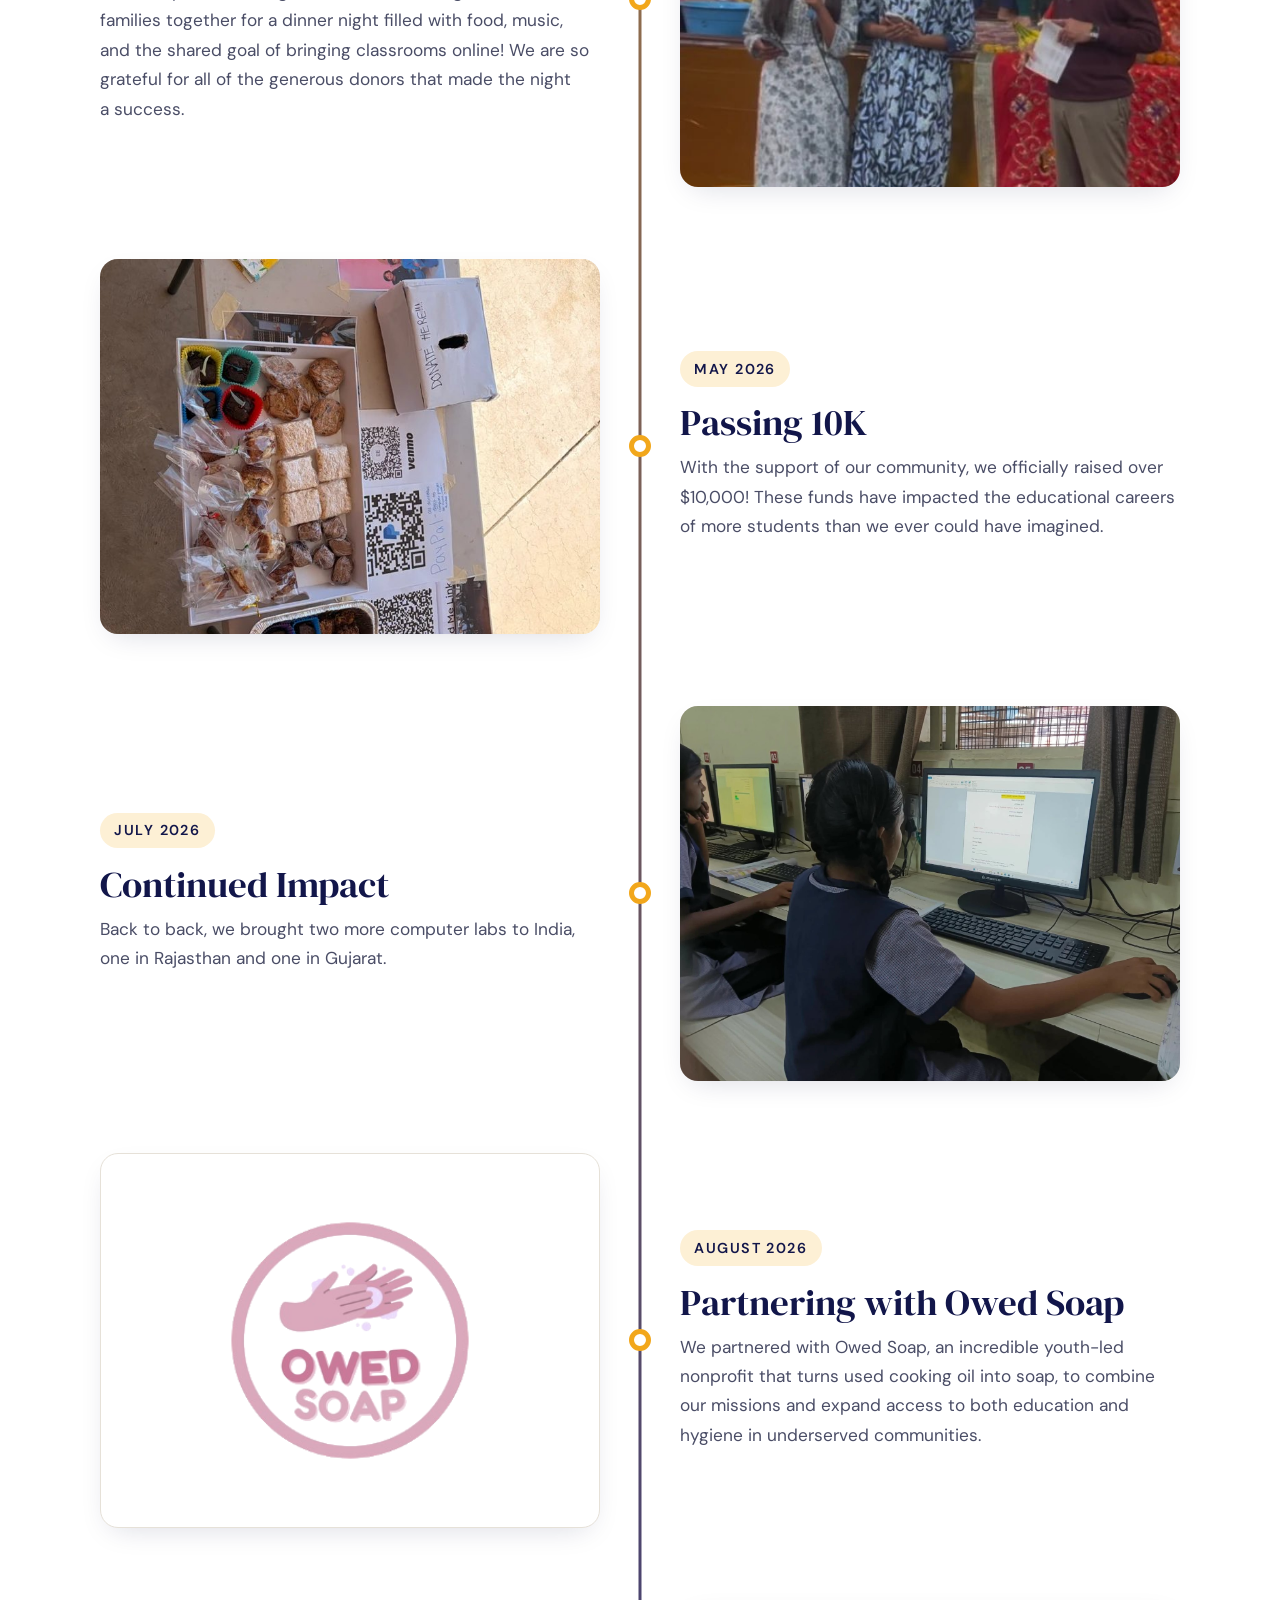
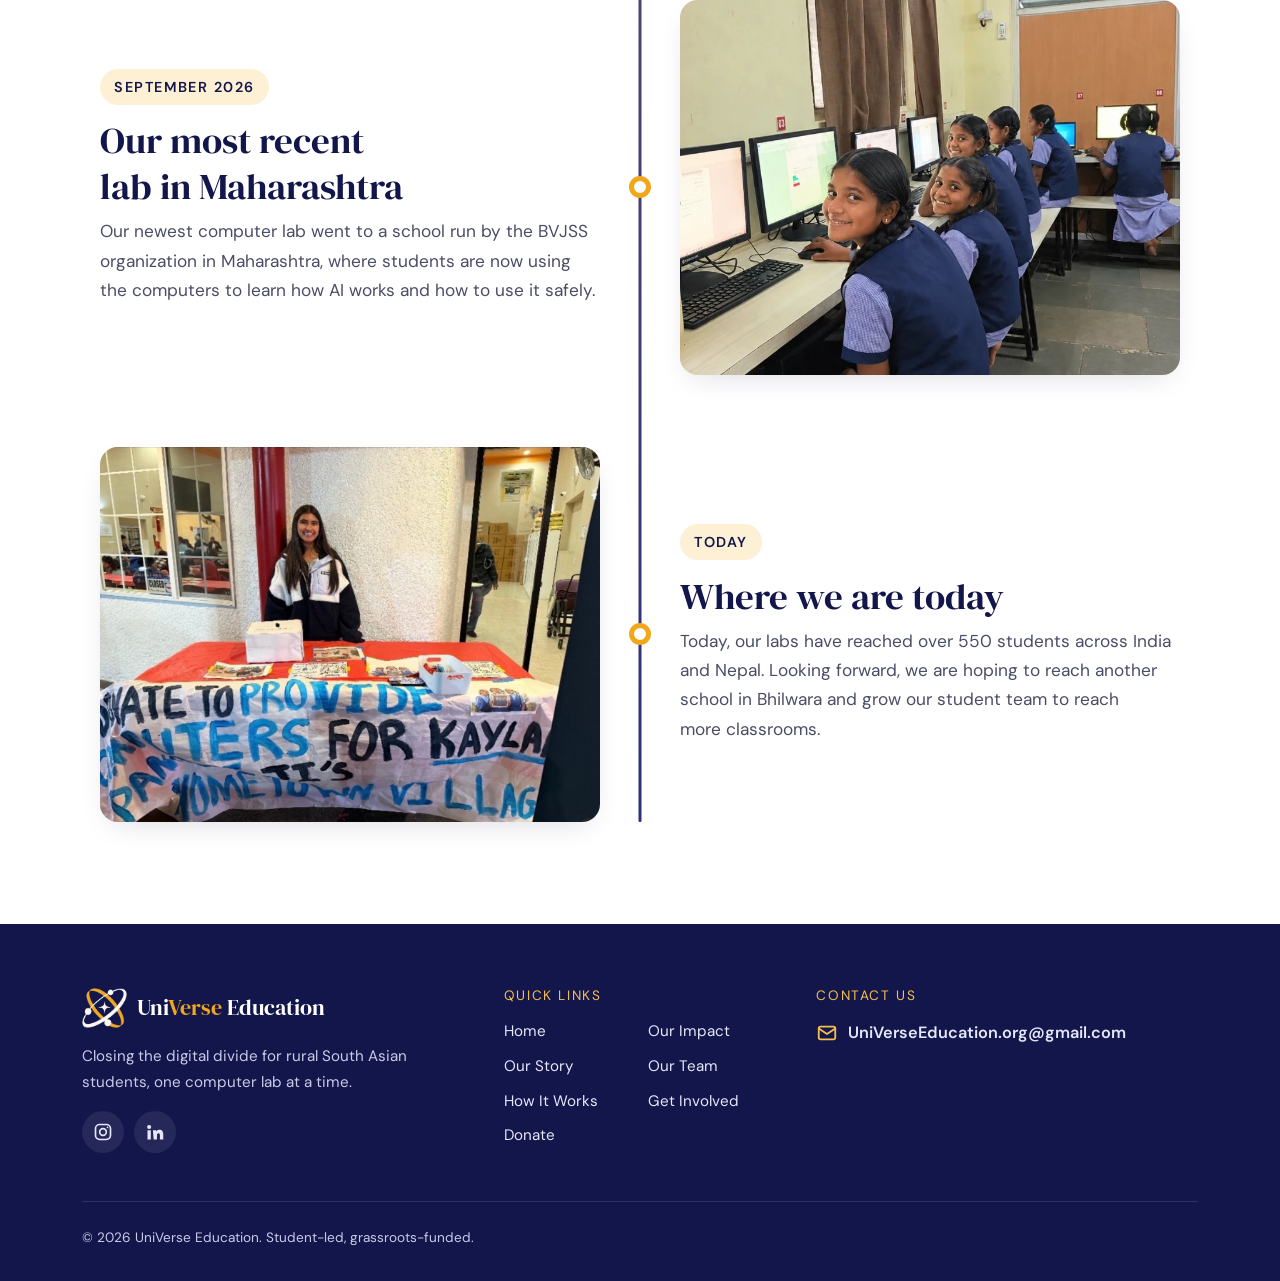
<file: story.html>
<!doctype html>
<html lang="en" class="no-js">
<head>
  <meta charset="utf-8">
  <meta name="viewport" content="width=device-width, initial-scale=1">
  <title>Our Story | UniVerse Education</title>
  <meta name="description" content="UniVerse Education was founded by sisters Alisha and Ananya, two San Jose high school students, after a visit to the village of Wazirpur, India. Built by students, for students.">
  <link rel="canonical" href="https://universeeducation.net/story">
  <meta property="og:type" content="website">
  <meta property="og:site_name" content="UniVerse Education">
  <meta property="og:title" content="Our Story | UniVerse Education">
  <meta property="og:description" content="Built by students, for students. How two sisters from San Jose started bringing computer labs to rural schools in India and Nepal.">
  <meta property="og:url" content="https://universeeducation.net/story">
  <meta property="og:image" content="https://universeeducation.net/images/og-image.jpg">
  <meta name="twitter:card" content="summary_large_image">
  <meta name="theme-color" content="#1b2063">
  <link rel="icon" href="favicon.png" type="image/png">
  <link rel="apple-touch-icon" href="images/favicon-180.png">
  <link rel="preload" href="fonts/dm-serif-display-latin-400-normal.woff2" as="font" type="font/woff2" crossorigin>
  <link rel="preload" href="fonts/dm-sans-latin-400-normal.woff2" as="font" type="font/woff2" crossorigin>
  <link rel="stylesheet" href="css/styles.css">
</head>
<body data-page="story">
  <div id="site-header"></div>

  <main id="main">
    <section class="page-hero">
      <div class="container">
        <span class="eyebrow">Our story</span>
        <h1>Built by students, for students</h1>
        <p class="lead">UniVerse Education is 100% youth-led and youth-empowerment focused. We believe that age isn't a barrier, it's an asset — young people have the power to pioneer change for other young people around the world.</p>
      </div>
    </section>

    <!-- GROUP PHOTO -->
    <section class="story-photo">
      <div class="container">
        <div class="photo wide reveal" data-img="images/story-group.jpg" role="img" aria-label="A large group of smiling students gathered together in a bright yellow room, with a UniVerse Education volunteer standing among them">
          <span class="photo-label"><code>images/story-group.jpg</code></span>
        </div>
      </div>
    </section>

    <!-- HOW IT STARTED -->
    <section class="section">
      <div class="container narrow story-text reveal">
        <h2 class="section-title-lg">How it started</h2>
        <p>UniVerse Education was founded in January 2024 by sisters Alisha and Ananya, two high school students living in San Jose, California. The idea began on a memorable trip to their grandfather's beautiful, charming hometown village of Wazirpur, India.</p>
        <p>There, Alisha and Ananya spent the summer at the Mahatma Gandhi Government School, an all-girls institution at the heart of the village. They quickly bonded with the girls, sharing stories and learning what each of them hoped to become. Many dreamed of becoming doctors, teachers, and lawyers. However, it was evident that the school had no computers or internet service, and that this disconnect from the rapidly evolving digital world made those dreams much harder to attain.</p>
        <p>The sisters returned home determined to change that. They began raising money through a series of bake sales and extensive outreach at school events, eventually raising enough funds to purchase and install eight computers at the school, creating its first computer lab.</p>
        <p class="story-kicker">That lab became the first of many. Today, UniVerse Education has brought over 40 computers to schools all across India and Nepal, and our passion for what we do has kept us growing.</p>
      </div>
    </section>

    <!-- MILESTONES -->
    <section class="section section-white">
      <div class="container">
        <div class="section-head reveal">
          <span class="eyebrow eyebrow-lg">Milestones</span>
          <h2 class="section-title-lg">Our journey so far</h2>
        </div>
        <ol class="milestones">
          <li class="milestone reveal">
            <div class="photo pos-mid" data-img="images/milestone-1.jpg" role="img" aria-label="Two UniVerse Education volunteers smiling with a group of young students in front of a row of laptops">
              <span class="photo-label"><code>images/milestone-1.jpg</code></span>
            </div>
            <div class="milestone-body">
              <span class="when">January 2024</span>
              <h3>UniVerse Education is founded</h3>
              <p>Founded by two students with a goal of getting rural students online.</p>
            </div>
          </li>
          <li class="milestone reveal">
            <div class="photo pos-upper" data-img="images/milestone-2.jpg" role="img" aria-label="A UniVerse Education co-founder smiling behind a bake sale table with treats, a donation box, and QR codes for giving">
              <span class="photo-label"><code>images/milestone-2.jpg</code></span>
            </div>
            <div class="milestone-body">
              <span class="when">March 2024</span>
              <h3>Launching our fundraising</h3>
              <p>We began our mission back home in San Jose. Through organizing several bake sales and a community dinner night, we raised our first $2,500.</p>
            </div>
          </li>
          <li class="milestone reveal">
            <div class="photo pos-mid" data-img="images/milestone-3.jpg" role="img" aria-label="A young student typing on a desktop computer in a school computer lab">
              <span class="photo-label"><code>images/milestone-3.jpg</code></span>
            </div>
            <div class="milestone-body">
              <span class="when">May 2024</span>
              <h3>Our first computer lab</h3>
              <p>After a month of logistical coordination, UniVerse successfully installed eight computers with Wi-Fi at the Mahatma Gandhi Government School in Wazirpur, India, creating its first computer lab.</p>
            </div>
          </li>
          <li class="milestone reveal">
            <div class="photo pos-top" data-img="images/press-first-india.jpg" role="img" aria-label="First India newspaper clipping from July 3, 2024, headlined Education Goes Digital">
              <span class="photo-label"><code>images/press-first-india.jpg</code></span>
            </div>
            <div class="milestone-body">
              <span class="when">July 2024</span>
              <h3>Recognized in the press</h3>
              <p>Our first computer lab made the Rajasthan news, with First India sharing UniVerse Education's story and the students enjoying their new lab.</p>
            </div>
          </li>
          <li class="milestone reveal">
            <div class="photo pos-upper" data-img="images/milestone-5.jpg" role="img" aria-label="Ananya holding open a new laptop together with a teacher at the Koseli School in Kathmandu">
              <span class="photo-label"><code>images/milestone-5.jpg</code></span>
            </div>
            <div class="milestone-body">
              <span class="when">January 2025</span>
              <h3>Expanding to Nepal</h3>
              <p>We took UniVerse to Nepal, where we partnered with the Koseli Foundation to install a computer lab at the Koseli School in Kathmandu. There, we spent about three weeks on site training teachers.</p>
            </div>
          </li>
          <li class="milestone reveal">
            <div class="photo pos-lower" data-img="images/milestone-6.jpg" role="img" aria-label="Two UniVerse Education members speaking into a microphone at the dinner night in Fremont">
              <span class="photo-label"><code>images/milestone-6.jpg</code></span>
            </div>
            <div class="milestone-body">
              <span class="when">March 2026</span>
              <h3>Our biggest night yet</h3>
              <p>On one special evening in Fremont, we brought hundreds of families together for a dinner night filled with food, music, and the shared goal of bringing classrooms online! We are so grateful for all of the generous donors that made the night a success.</p>
            </div>
          </li>
          <li class="milestone reveal">
            <div class="photo pos-mid" data-img="images/milestone-10k.jpg" role="img" aria-label="A UniVerse Education bake sale table with brownies, cookies, a donation box, and QR codes for giving">
              <span class="photo-label"><code>images/milestone-10k.jpg</code></span>
            </div>
            <div class="milestone-body">
              <span class="when">May 2026</span>
              <h3>Passing 10K</h3>
              <p>With the support of our community, we officially raised over $10,000! These funds have impacted the educational careers of more students than we ever could have imagined.</p>
            </div>
          </li>
          <li class="milestone reveal">
            <div class="photo pos-mid" data-img="images/milestone-7.jpg" role="img" aria-label="A student with two braids working on a document at a desktop computer in a new lab">
              <span class="photo-label"><code>images/milestone-7.jpg</code></span>
            </div>
            <div class="milestone-body">
              <span class="when">July 2026</span>
              <h3>Continued Impact</h3>
              <p>Back to back, we brought two more computer labs to India, one in Rajasthan and one in Gujarat.</p>
            </div>
          </li>
          <li class="milestone reveal">
            <div class="photo photo-logo" data-img="images/partner-owed-soap.png" role="img" aria-label="Owed Soap logo">
              <span class="photo-label"><code>images/partner-owed-soap.png</code></span>
            </div>
            <div class="milestone-body">
              <span class="when">August 2026</span>
              <h3>Partnering with Owed Soap</h3>
              <p>We partnered with Owed Soap, an incredible youth-led nonprofit that turns used cooking oil into soap, to combine our missions and expand access to both education and hygiene in underserved communities.</p>
            </div>
          </li>
          <li class="milestone reveal">
            <div class="photo pos-mid" data-img="images/milestone-maharashtra.jpg" role="img" aria-label="Smiling students in school uniforms turning around from their computers in the new lab in Maharashtra">
              <span class="photo-label"><code>images/milestone-maharashtra.jpg</code></span>
            </div>
            <div class="milestone-body">
              <span class="when">September 2026</span>
              <h3>Our most recent lab in Maharashtra</h3>
              <p>Our newest computer lab went to a school run by the BVJSS organization in Maharashtra, where students are now using the computers to learn how AI works and how to use it safely.</p>
            </div>
          </li>
          <li class="milestone reveal">
            <div class="photo pos-mid" data-img="images/milestone-today.jpg" role="img" aria-label="A UniVerse Education co-founder smiling behind a fundraising table with a hand-painted banner">
              <span class="photo-label"><code>images/milestone-today.jpg</code></span>
            </div>
            <div class="milestone-body">
              <span class="when">Today</span>
              <h3>Where we are today</h3>
              <p>Today, our labs have reached over 550 students across India and Nepal. Looking forward, we are hoping to reach another school in Bhilwara and grow our student team to reach more classrooms.</p>
            </div>
          </li>
        </ol>
      </div>
    </section>
  </main>

  <div id="site-footer"></div>
  <script src="js/config.js"></script>
  <script src="js/layout.js"></script>
  <script src="js/main.js"></script>
</body>
</html>
</file>
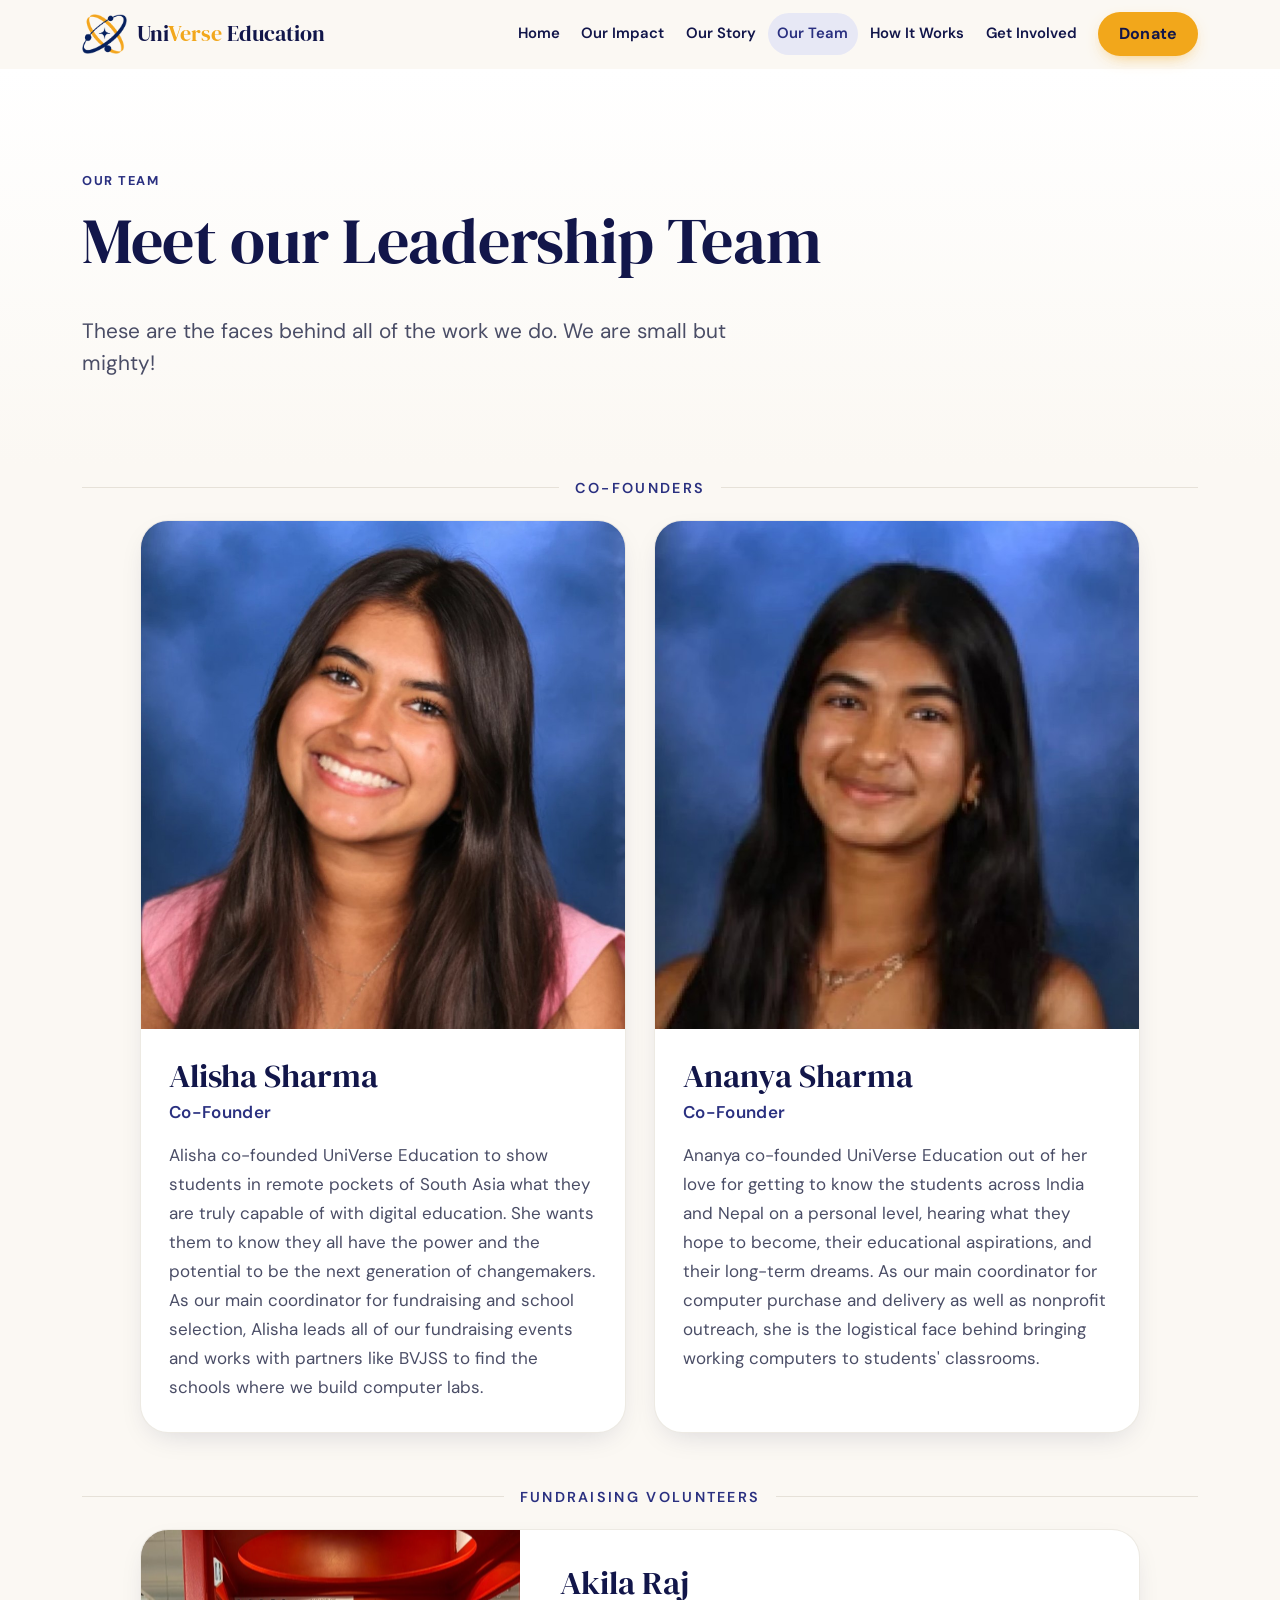
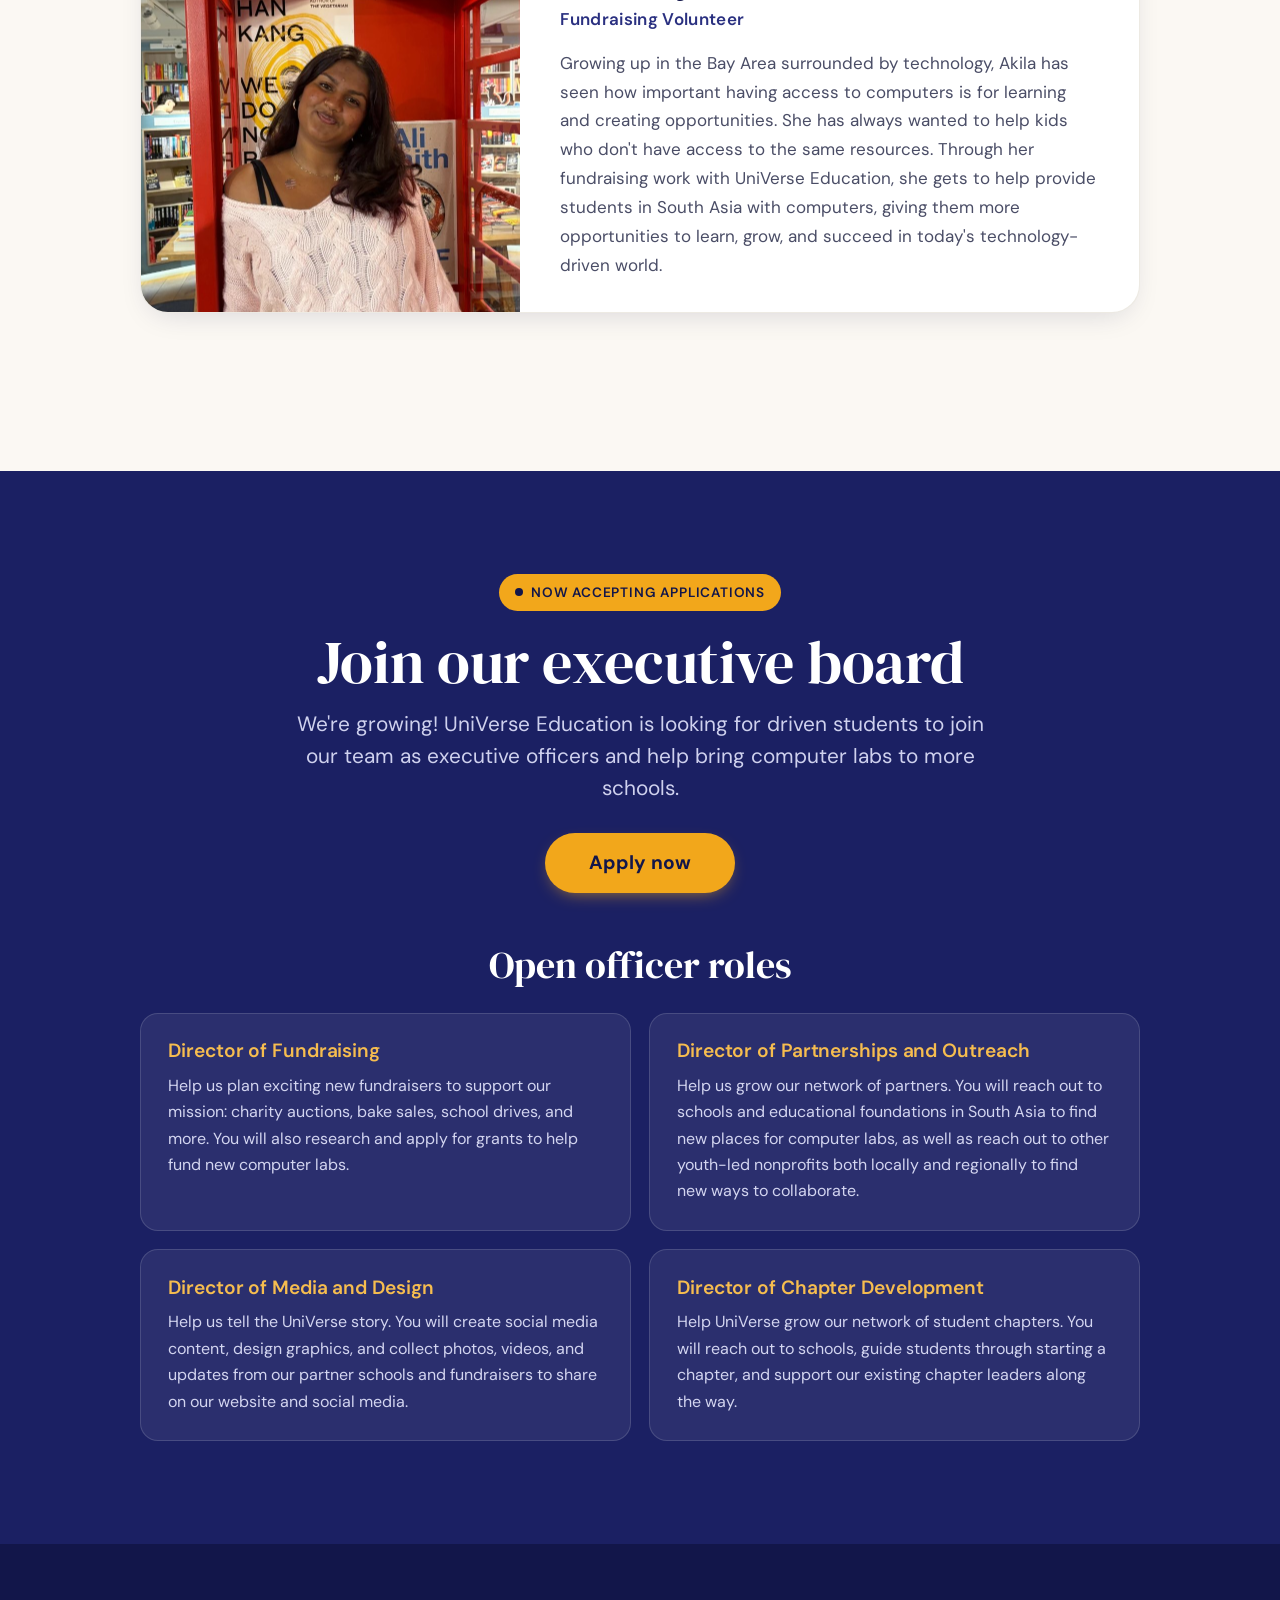
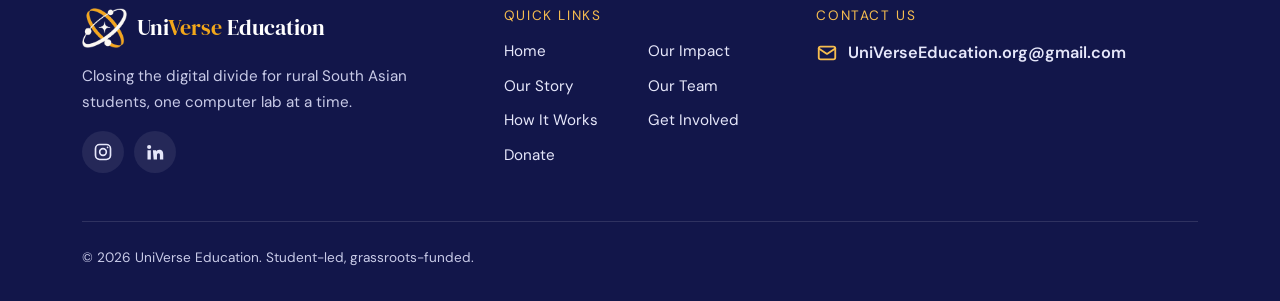
<file: team.html>
<!doctype html>
<html lang="en" class="no-js">
<head>
  <meta charset="utf-8">
  <meta name="viewport" content="width=device-width, initial-scale=1">
  <title>Our Team | UniVerse Education</title>
  <meta name="description" content="Meet the youth leadership team behind UniVerse Education, and apply to join our executive board as an officer.">
  <link rel="canonical" href="https://universeeducation.net/team">
  <meta property="og:type" content="website">
  <meta property="og:site_name" content="UniVerse Education">
  <meta property="og:title" content="Meet our Leadership Team | UniVerse Education">
  <meta property="og:description" content="These are the faces behind all of the work we do. We are small but mighty! Now accepting officer applications.">
  <meta property="og:url" content="https://universeeducation.net/team">
  <meta property="og:image" content="https://universeeducation.net/images/og-image.jpg">
  <meta name="twitter:card" content="summary_large_image">
  <meta name="theme-color" content="#1b2063">
  <link rel="icon" href="favicon.png" type="image/png">
  <link rel="apple-touch-icon" href="images/favicon-180.png">
  <link rel="preload" href="fonts/dm-serif-display-latin-400-normal.woff2" as="font" type="font/woff2" crossorigin>
  <link rel="preload" href="fonts/dm-sans-latin-400-normal.woff2" as="font" type="font/woff2" crossorigin>
  <link rel="stylesheet" href="css/styles.css">
</head>
<body data-page="team">
  <div id="site-header"></div>

  <main id="main">
    <section class="page-hero">
      <div class="container">
        <span class="eyebrow">Our team</span>
        <h1>Meet our Leadership Team</h1>
        <p class="lead">These are the faces behind all of the work we do. We are small but mighty!</p>
      </div>
    </section>

    <!-- LEADERSHIP -->
    <section class="section" style="padding-top:1rem">
      <div class="container">
        <h2 class="team-group">Co-Founders</h2>
        <div class="leaders leaders-2">
          <article class="leader reveal">
            <div class="photo pos-upper" data-img="images/team-alisha.jpg" role="img" aria-label="Portrait of Alisha Sharma, co-founder of UniVerse Education">
              <span class="photo-label"><code>images/team-alisha.jpg</code></span>
            </div>
            <div class="leader-body">
              <h3>Alisha Sharma</h3>
              <p class="leader-role">Co-Founder</p>
              <p>Alisha co-founded UniVerse Education to show students in remote pockets of South Asia what they are truly capable of with digital education. She wants them to know they all have the power and the potential to be the next generation of changemakers. As our main coordinator for fundraising and school selection, Alisha leads all of our fundraising events and works with partners like BVJSS to find the schools where we build computer labs.</p>
            </div>
          </article>
          <article class="leader reveal">
            <div class="photo pos-upper" data-img="images/team-ananya.jpg" role="img" aria-label="Portrait of Ananya Sharma, co-founder of UniVerse Education">
              <span class="photo-label"><code>images/team-ananya.jpg</code></span>
            </div>
            <div class="leader-body">
              <h3>Ananya Sharma</h3>
              <p class="leader-role">Co-Founder</p>
              <p>Ananya co-founded UniVerse Education out of her love for getting to know the students across India and Nepal on a personal level, hearing what they hope to become, their educational aspirations, and their long-term dreams. As our main coordinator for computer purchase and delivery as well as nonprofit outreach, she is the logistical face behind bringing working computers to students' classrooms.</p>
            </div>
          </article>
        </div>

        <h2 class="team-group">Fundraising Volunteers</h2>
        <article class="leader leader-wide reveal">
          <div class="photo pos-upper" data-img="images/team-akila.jpg" role="img" aria-label="Portrait of Akila Raj, fundraising volunteer at UniVerse Education">
            <span class="photo-label"><code>images/team-akila.jpg</code></span>
          </div>
          <div class="leader-body">
            <h3>Akila Raj</h3>
            <p class="leader-role">Fundraising Volunteer</p>
            <p>Growing up in the Bay Area surrounded by technology, Akila has seen how important having access to computers is for learning and creating opportunities. She has always wanted to help kids who don't have access to the same resources. Through her fundraising work with UniVerse Education, she gets to help provide students in South Asia with computers, giving them more opportunities to learn, grow, and succeed in today's technology-driven world.</p>
          </div>
        </article>
      </div>
    </section>

    <!-- OFFICER APPLICATIONS -->
    <section class="section section-navy join-board">
      <div class="container">
        <div class="section-head reveal">
          <span class="badge-open">Now accepting applications</span>
          <h2 class="section-title-lg">Join our executive board</h2>
          <p class="lead">We're growing! UniVerse Education is looking for driven students to join our team as executive officers and help bring computer labs to more schools.</p>
          <a class="btn btn-accent btn-xl" href="https://forms.gle/UgfrWf4JL1zNh55z7" target="_blank" rel="noopener">Apply now</a>
        </div>

        <h3 class="roles-title reveal">Open officer roles</h3>
        <div class="roles">
          <article class="role-card reveal">
            <h4>Director of Fundraising</h4>
            <p>Help us plan exciting new fundraisers to support our mission: charity auctions, bake sales, school drives, and more. You will also research and apply for grants to help fund new computer labs.</p>
          </article>
          <article class="role-card reveal">
            <h4>Director of Partnerships and Outreach</h4>
            <p>Help us grow our network of partners. You will reach out to schools and educational foundations in South Asia to find new places for computer labs, as well as reach out to other youth-led nonprofits both locally and regionally to find new ways to collaborate.</p>
          </article>
          <article class="role-card reveal">
            <h4>Director of Media and Design</h4>
            <p>Help us tell the UniVerse story. You will create social media content, design graphics, and collect photos, videos, and updates from our partner schools and fundraisers to share on our website and social media.</p>
          </article>
          <article class="role-card reveal">
            <h4>Director of Chapter Development</h4>
            <p>Help UniVerse grow our network of student chapters. You will reach out to schools, guide students through starting a chapter, and support our existing chapter leaders along the way.</p>
          </article>
        </div>
      </div>
    </section>
  </main>

  <div id="site-footer"></div>
  <script src="js/config.js"></script>
  <script src="js/layout.js"></script>
  <script src="js/main.js"></script>
</body>
</html>
</file>
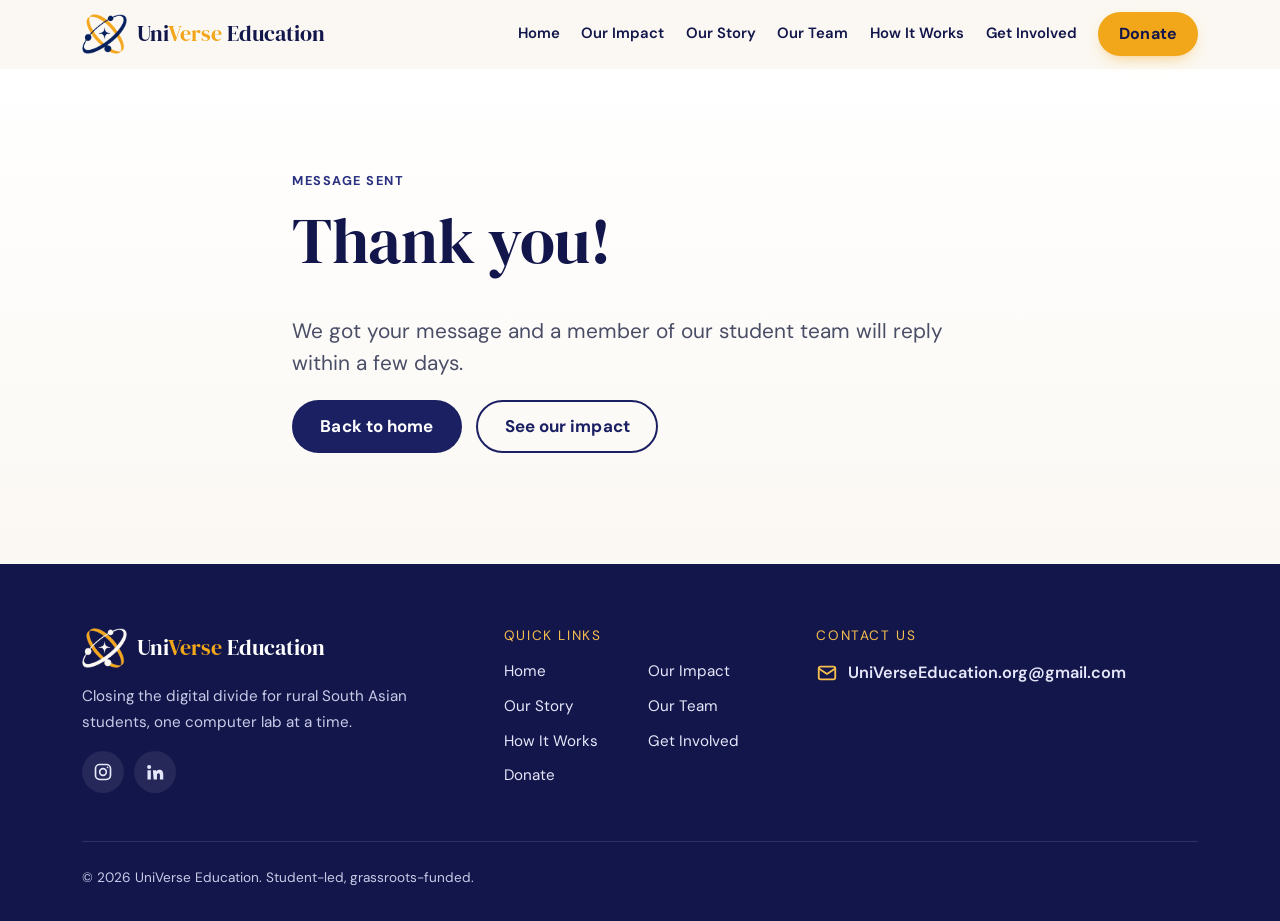
<file: thanks.html>
<!doctype html>
<html lang="en" class="no-js">
<head>
  <meta charset="utf-8">
  <meta name="viewport" content="width=device-width, initial-scale=1">
  <title>Thank You | UniVerse Education</title>
  <meta name="description" content="Thanks for reaching out to UniVerse Education.">
  <link rel="canonical" href="https://universeeducation.net/thanks">
  <meta property="og:type" content="website">
  <meta property="og:site_name" content="UniVerse Education">
  <meta property="og:title" content="Thank You | UniVerse Education">
  <meta property="og:description" content="Thanks for reaching out to UniVerse Education.">
  <meta property="og:url" content="https://universeeducation.net/thanks">
  <meta property="og:image" content="https://universeeducation.net/images/og-image.jpg">
  <meta name="twitter:card" content="summary_large_image">
  <meta name="robots" content="noindex">
  <meta name="theme-color" content="#1b2063">
  <link rel="icon" href="favicon.png" type="image/png">
  <link rel="apple-touch-icon" href="images/favicon-180.png">
  <link rel="preload" href="fonts/dm-serif-display-latin-400-normal.woff2" as="font" type="font/woff2" crossorigin>
  <link rel="preload" href="fonts/dm-sans-latin-400-normal.woff2" as="font" type="font/woff2" crossorigin>
  <link rel="stylesheet" href="css/styles.css">
</head>
<body data-page="thanks">
  <div id="site-header"></div>

  <main id="main">
    <section class="page-hero" style="min-height:55vh">
      <div class="container narrow">
        <span class="eyebrow">Message sent</span>
        <h1>Thank you!</h1>
        <p class="lead">We got your message and a member of our student team will reply within a few days.</p>
        <div class="btn-row"><a class="btn btn-primary" href="/">Back to home</a><a class="btn btn-outline" href="/impact">See our impact</a></div>
      </div>
    </section>
  </main>

  <div id="site-footer"></div>
  <script src="js/config.js"></script>
  <script src="js/layout.js"></script>
  <script src="js/main.js"></script>
</body>
</html>
</file>
<file: css/styles.css>
/* ==========================================================================
   UniVerse Education — shared stylesheet
   Mobile-first. Edit the tokens in :root to re-theme the whole site.
   ========================================================================== */

/* Fonts (self-hosted in /fonts, SIL Open Font License): DM Serif Display for titles, DM Sans for text */
@font-face { font-family: "DM Serif Display"; font-style: normal; font-weight: 400; font-display: swap; src: url("../fonts/dm-serif-display-latin-400-normal.woff2") format("woff2"); }
@font-face { font-family: "DM Sans"; font-style: normal; font-weight: 400; font-display: swap; src: url("../fonts/dm-sans-latin-400-normal.woff2") format("woff2"); }
@font-face { font-family: "DM Sans"; font-style: normal; font-weight: 500; font-display: swap; src: url("../fonts/dm-sans-latin-500-normal.woff2") format("woff2"); }
@font-face { font-family: "DM Sans"; font-style: normal; font-weight: 600; font-display: swap; src: url("../fonts/dm-sans-latin-600-normal.woff2") format("woff2"); }
@font-face { font-family: "DM Sans"; font-style: normal; font-weight: 700; font-display: swap; src: url("../fonts/dm-sans-latin-700-normal.woff2") format("woff2"); }

:root {
  /* Brand colors */
  --navy-900: #12164a;
  --navy-800: #1b2063;   /* primary deep indigo/navy */
  --navy-700: #2a3080;
  --navy-100: #e7e8f5;
  --marigold-500: #f2a71b; /* warm saffron / marigold accent */
  --marigold-400: #f6bd4f;
  --marigold-100: #fdf0d5;
  --cream: #fbf8f3;       /* soft off-white background */
  --white: #ffffff;
  --ink: #1d1f33;         /* body text */
  --ink-soft: #4a4d66;    /* secondary text (passes AA on cream) */
  --line: #e6e1d8;

  /* Type */
  /* Titles: DM Serif Display. Subtitles, labels and text: DM Sans. */
  --font-display: "DM Serif Display", Georgia, "Times New Roman", serif;
  --font-body: "DM Sans", system-ui, -apple-system, "Segoe UI", Roboto, sans-serif;

  /* Shape & spacing */
  --radius-sm: 10px;
  --radius: 18px;
  --radius-lg: 28px;
  --shadow: 0 10px 30px -12px rgba(18, 22, 74, 0.18);
  --shadow-lg: 0 24px 60px -20px rgba(18, 22, 74, 0.28);
  --container: 1180px;
  --gutter: 1.25rem;
  --section-y: clamp(3.5rem, 8vw, 6.5rem);
  --header-h: 68px;
}

/* ---------- Reset & base ---------- */
*, *::before, *::after { box-sizing: border-box; }
html { scroll-behavior: smooth; scroll-padding-top: calc(var(--header-h) + 12px); -webkit-text-size-adjust: 100%; }
body {
  margin: 0;
  font-family: var(--font-body);
  font-size: 1.0625rem;
  line-height: 1.7;
  letter-spacing: 0;
  color: var(--ink);
  background: var(--cream);
  -webkit-font-smoothing: antialiased;
  overflow-x: hidden;
}
img, svg { display: block; max-width: 100%; }
img { height: auto; }
a { color: var(--navy-700); text-underline-offset: 3px; }
a:hover { color: var(--navy-900); }
h1, h2, h3, h4 {
  font-family: var(--font-display);
  color: var(--navy-900);
  line-height: 1.12;
  margin: 0 0 .6em;
  font-weight: 400;
  letter-spacing: -0.005em;
  text-wrap: balance;
}
h1 { font-size: clamp(2.3rem, 6vw, 4rem); }
h2 { font-size: clamp(1.8rem, 4.2vw, 2.75rem); }
h3 { font-family: var(--font-body); font-weight: 600; font-size: clamp(1.2rem, 2.2vw, 1.4rem); letter-spacing: 0; line-height: 1.25; }
p { margin: 0 0 1em; }
ul, ol { padding-left: 1.2em; }
:focus-visible { outline: 3px solid var(--marigold-500); outline-offset: 3px; border-radius: 4px; }
.visually-hidden {
  position: absolute !important; width: 1px; height: 1px; padding: 0; margin: -1px;
  overflow: hidden; clip: rect(0 0 0 0); white-space: nowrap; border: 0;
}
.skip-link {
  position: absolute; left: 1rem; top: -100px; z-index: 1000;
  background: var(--marigold-500); color: var(--navy-900); padding: .6rem 1rem;
  border-radius: var(--radius-sm); font-weight: 700; text-decoration: none;
}
.skip-link:focus { top: 1rem; }

/* ---------- Layout helpers ---------- */
.container { width: 100%; max-width: var(--container); margin: 0 auto; padding: 0 var(--gutter); }
.narrow { max-width: 760px; }
.section { padding: var(--section-y) 0; }
.section-white { background: var(--white); }
.section-navy { background: var(--navy-800); color: #e9eaf7; }
.section-navy h2, .section-navy h3 { color: var(--white); }
.section-tint { background: var(--marigold-100); }
.center { text-align: center; }
.eyebrow {
  display: inline-block; font-size: .8rem; font-weight: 700; letter-spacing: .12em;
  text-transform: uppercase; color: var(--navy-700); margin-bottom: .8rem;
}
.section-navy .eyebrow, .panel-navy .eyebrow, .event-banner .eyebrow { color: var(--marigold-400); }
.eyebrow-lg { font-size: 1.05rem; letter-spacing: .16em; margin-bottom: 1rem; }
.lead { font-size: clamp(1.1rem, 2vw, 1.3rem); color: var(--ink-soft); line-height: 1.55; }
.section-navy .lead { color: #cfd1ee; }
.section-head { max-width: 720px; margin: 0 auto 2.75rem; text-align: center; }
.grid { display: grid; gap: 1.5rem; }
.grid-2, .grid-3, .grid-4 { grid-template-columns: 1fr; }
.split { display: grid; gap: 2.5rem; align-items: center; }
.stack > * + * { margin-top: 1rem; }

@media (min-width: 700px) {
  .grid-2 { grid-template-columns: repeat(2, 1fr); }
  .grid-3 { grid-template-columns: repeat(2, 1fr); }
  .grid-4 { grid-template-columns: repeat(2, 1fr); }
}
@media (min-width: 980px) {
  :root { --gutter: 2rem; }
  .grid-3 { grid-template-columns: repeat(3, 1fr); }
  .grid-4 { grid-template-columns: repeat(4, 1fr); }
  .split { grid-template-columns: 1fr 1fr; gap: 4rem; }
  .split.reverse > :first-child { order: 2; }
}

/* ---------- Placeholder markers ----------
   Anything wrapped in .tbd is unverified or missing content.
   Search the HTML for class="tbd" to find everything left to fill in. */
.tbd {
  background: #fff3c4;
  color: #6b4a00;
  border-bottom: 2px dashed #d99a00;
  padding: 0 .2em;
  border-radius: 3px;
  font-style: normal;
}
.section-navy .tbd, .hero .tbd { background: rgba(246, 189, 79, .22); color: #ffe7b0; border-bottom-color: var(--marigold-400); }

/* ---------- Buttons ---------- */
.btn {
  display: inline-flex; align-items: center; justify-content: center; gap: .5rem;
  font: 700 1.06rem/1 var(--font-body); letter-spacing: .005em; padding: 1rem 1.65rem; border-radius: 999px;
  text-decoration: none; border: 2px solid transparent; cursor: pointer;
  transition: transform .15s ease, background-color .2s ease, box-shadow .2s ease, color .2s ease;
  min-height: 48px;
}
.btn:hover { transform: translateY(-1px); }
.btn:active { transform: translateY(0); }
.btn-accent { background: var(--marigold-500); color: var(--navy-900); box-shadow: 0 6px 18px -8px rgba(242, 167, 27, .8); }
.btn-accent:hover { background: var(--marigold-400); color: var(--navy-900); }
.btn-primary { background: var(--navy-800); color: var(--white); }
.btn-primary:hover { background: var(--navy-700); color: var(--white); }
.btn-outline { border-color: currentColor; color: var(--navy-800); background: transparent; }
.btn-outline:hover { background: var(--navy-800); color: var(--white); border-color: var(--navy-800); }
.btn-ghost-light { border-color: rgba(255,255,255,.7); color: var(--white); background: rgba(255,255,255,.06); }
.btn-ghost-light:hover { background: var(--white); color: var(--navy-900); }
.btn-sm { padding: .6rem 1.15rem; min-height: 40px; font-size: .97rem; }
.btn[disabled], .btn[aria-disabled="true"] { opacity: .55; cursor: not-allowed; transform: none; }
.btn-row { display: flex; flex-wrap: wrap; gap: .9rem; }
.center .btn-row, .btn-row.center { justify-content: center; }

/* ---------- Header ---------- */
.site-header {
  position: sticky; top: 0; z-index: 100;
  background: rgba(251, 248, 243, .92);
  backdrop-filter: saturate(1.4) blur(10px);
  -webkit-backdrop-filter: saturate(1.4) blur(10px);
  border-bottom: 1px solid transparent;
  transition: border-color .2s ease, box-shadow .2s ease;
}
.site-header.is-scrolled { border-bottom-color: var(--line); box-shadow: 0 6px 20px -16px rgba(18,22,74,.4); }
.header-inner { display: flex; align-items: center; gap: .75rem; height: var(--header-h); }
.brand { display: flex; align-items: center; gap: .6rem; text-decoration: none; color: var(--navy-900); margin-right: auto; }
.brand img { width: auto; height: 40px; }
.brand-name { font-family: var(--font-display); font-size: 1.4rem; font-weight: 400; line-height: 1; white-space: nowrap; }
.brand-name span { color: var(--marigold-500); }
.nav-toggle {
  display: inline-flex; align-items: center; justify-content: center;
  width: 46px; height: 46px; border-radius: 12px; border: 1px solid var(--line);
  background: var(--white); color: var(--navy-900); cursor: pointer;
}
.nav-toggle svg { width: 22px; height: 22px; }
.nav-toggle .icon-close { display: none; }
.nav-open .nav-toggle .icon-close { display: block; }
.nav-open .nav-toggle .icon-open { display: none; }
.site-nav {
  position: fixed; inset: var(--header-h) 0 auto 0;
  background: var(--cream); border-bottom: 1px solid var(--line);
  padding: .5rem var(--gutter) 1.5rem; box-shadow: var(--shadow);
  display: none; max-height: calc(100vh - var(--header-h)); overflow-y: auto;
}
.nav-open .site-nav { display: block; }
.site-nav ul { list-style: none; margin: 0; padding: 0; }
.site-nav a {
  display: block; padding: .85rem .25rem; text-decoration: none; color: var(--navy-900);
  font-weight: 600; border-bottom: 1px solid var(--line);
}
.site-nav a[aria-current="page"] { color: var(--navy-700); }
.site-nav a[aria-current="page"]::before { content: ""; display: inline-block; width: 8px; height: 8px; border-radius: 50%; background: var(--marigold-500); margin-right: .5rem; vertical-align: middle; }
.header-donate { padding: .65rem 1.2rem; min-height: 44px; font-size: 1rem; }
.nav-toggle, .header-donate { flex-shrink: 0; }
.brand { min-width: 0; }
@media (max-width: 480px) {
  .header-inner { gap: .5rem; }
  .brand { gap: .45rem; }
  .brand img { height: 34px; }
  .brand-name { font-size: 1.08rem; }
  .header-donate { padding: .55rem .9rem; min-height: 40px; font-size: .92rem; }
  .nav-toggle { width: 42px; height: 42px; }
}
@media (max-width: 360px) { .brand-name { font-size: .98rem; } }

@media (min-width: 1200px) {
  .nav-toggle { display: none; }
  .site-nav {
    position: static; display: block; background: none; border: 0; box-shadow: none;
    padding: 0; max-height: none; overflow: visible;
  }
  .site-nav ul { display: flex; gap: .15rem; }
  .site-nav a { border: 0; padding: .5rem .6rem; border-radius: 999px; font-size: .93rem; white-space: nowrap; }
  .site-nav a:hover { background: var(--navy-100); }
  .site-nav a[aria-current="page"] { background: var(--navy-100); }
  .site-nav a[aria-current="page"]::before { display: none; }
  .brand { margin-right: 1rem; flex-shrink: 0; }
  .site-nav { margin-left: auto; }
}

/* ---------- Photo slots ----------
   <div class="photo" data-img="images/x.jpg" role="img" aria-label="alt text">
   If images/x.jpg exists, main.js swaps it in automatically. Otherwise a
   labeled placeholder is shown. */
.photo {
  position: relative; overflow: hidden; border-radius: var(--radius);
  background:
    radial-gradient(circle at 20% 20%, rgba(242,167,27,.18), transparent 45%),
    linear-gradient(135deg, #e9e6f5, #f4ecdc);
  aspect-ratio: 4 / 3; display: flex; align-items: center; justify-content: center;
  color: var(--navy-700);
}
.photo > img { position: absolute; inset: 0; width: 100%; height: 100%; object-fit: cover; }
.photo-label {
  display: flex; flex-direction: column; align-items: center; gap: .4rem; text-align: center;
  font-size: .85rem; font-weight: 600; padding: 1rem; max-width: 90%; line-height: 1.4;
}
.photo-label::before {
  content: ""; width: 42px; height: 42px; opacity: .7;
  background: currentColor;
  -webkit-mask: url("data:image/svg+xml,%3Csvg xmlns='http://www.w3.org/2000/svg' viewBox='0 0 24 24' fill='none' stroke='black' stroke-width='1.6' stroke-linecap='round' stroke-linejoin='round'%3E%3Crect x='3' y='5' width='18' height='14' rx='2'/%3E%3Ccircle cx='9' cy='10' r='2'/%3E%3Cpath d='m21 16-5-5-9 8'/%3E%3C/svg%3E") center/contain no-repeat;
          mask: url("data:image/svg+xml,%3Csvg xmlns='http://www.w3.org/2000/svg' viewBox='0 0 24 24' fill='none' stroke='black' stroke-width='1.6' stroke-linecap='round' stroke-linejoin='round'%3E%3Crect x='3' y='5' width='18' height='14' rx='2'/%3E%3Ccircle cx='9' cy='10' r='2'/%3E%3Cpath d='m21 16-5-5-9 8'/%3E%3C/svg%3E") center/contain no-repeat;
}
.photo-label code { font-size: .78rem; font-weight: 500; opacity: .8; word-break: break-all; }
.photo.has-img .photo-label { display: none; }
.photo.tall { aspect-ratio: 3 / 4; }
.photo.wide { aspect-ratio: 16 / 9; }
.photo.square { aspect-ratio: 1; }
.photo.round { border-radius: 50%; aspect-ratio: 1; }
.photo.round .photo-label { font-size: .7rem; }
.photo.round .photo-label::before { width: 28px; height: 28px; }

/* ---------- Hero ---------- */
.hero {
  position: relative; color: var(--white); overflow: hidden;
  min-height: min(88vh, 760px); display: flex; align-items: flex-end;
  background: var(--navy-900);
}
.hero .photo {
  position: absolute; inset: 0; border-radius: 0; aspect-ratio: auto;
  background:
    radial-gradient(circle at 80% 15%, rgba(242,167,27,.35), transparent 40%),
    radial-gradient(circle at 10% 90%, rgba(80,90,200,.45), transparent 50%),
    linear-gradient(160deg, #262c86, #12164a);
  color: rgba(255,255,255,.75); align-items: flex-start; justify-content: flex-end;
}
.hero .photo-label { margin: calc(var(--header-h) - 40px) 0 0; align-items: flex-end; text-align: right; font-size: .75rem; }
.hero .photo-label::before { width: 26px; height: 26px; }
/* Hero: the whole photo sits on the right, starting just past the headline, and
   blends into navy through a short eased fade over the wall at its left edge.
   Below 1280px: photo on top, easing down into navy, text below. */
.hero { background: radial-gradient(120% 90% at 0% 100%, #1d2370 0%, var(--navy-900) 60%); }
.hero .hero-photo { background: transparent; }
.hero-glow { display: none; }
.hero-photo > img { object-position: center 50%; }
.hero .hero-photo::after { content: ""; position: absolute; inset: 0; pointer-events: none; }
@media (max-width: 1279px) {
  .hero { flex-direction: column; align-items: stretch; min-height: 0; }
  .hero .hero-photo {
    position: relative; inset: auto; height: clamp(300px, 62vw, 560px);
    -webkit-mask-image: linear-gradient(180deg, #000 0%, #000 50%, rgba(0,0,0,.9) 60%, rgba(0,0,0,.7) 70%, rgba(0,0,0,.45) 80%, rgba(0,0,0,.2) 90%, transparent 100%);
            mask-image: linear-gradient(180deg, #000 0%, #000 50%, rgba(0,0,0,.9) 60%, rgba(0,0,0,.7) 70%, rgba(0,0,0,.45) 80%, rgba(0,0,0,.2) 90%, transparent 100%);
  }
  .hero::after { display: none; }
  .hero .hero-content { padding-top: .5rem; margin-top: 0; }
}
@media (min-width: 1280px) {
  .hero { min-height: min(90vh, 800px); }
  .hero > .container { max-width: none; padding-left: clamp(2rem, 4.5vw, 5rem); padding-right: 0; }
  .hero .hero-photo { z-index: 0; }
  .hero .hero-content { z-index: 2; }
  /* soft light behind the photo's edge so the transition feels natural */
  .hero::after { display: none; }
  /* blurred copy of the photo: carries its colours far into the navy for a long, soft blend */
  /* colour bridge: the photo's own left-edge colours (wall, then floor), fading in from the navy.
     Because it matches what the photo starts with, the photo's fade has no visible seam. */
  .hero-glow {
    display: block; position: absolute; top: -40px; bottom: -40px; left: 0; right: 0; z-index: 0; pointer-events: none;
    background: linear-gradient(180deg, rgb(253,196,232) 5%, rgb(253,185,217) 15%, rgb(253,176,203) 25%, rgb(253,172,197) 35%, rgb(252,172,197) 45%, rgb(243,161,182) 55%, rgb(222,108,122) 65%, rgb(208,164,157) 75%, rgb(208,185,183) 85%, rgb(204,200,210) 95%);
    filter: blur(10px);
    -webkit-mask-image: linear-gradient(90deg, rgba(0,0,0,0.0) calc((clamp(2rem, 4.5vw, 5rem) + 40rem) * 0), rgba(0,0,0,0.012) calc((clamp(2rem, 4.5vw, 5rem) + 40rem) * 0.12), rgba(0,0,0,0.05) calc((clamp(2rem, 4.5vw, 5rem) + 40rem) * 0.24), rgba(0,0,0,0.117) calc((clamp(2rem, 4.5vw, 5rem) + 40rem) * 0.36), rgba(0,0,0,0.214) calc((clamp(2rem, 4.5vw, 5rem) + 40rem) * 0.48), rgba(0,0,0,0.342) calc((clamp(2rem, 4.5vw, 5rem) + 40rem) * 0.6), rgba(0,0,0,0.473) calc((clamp(2rem, 4.5vw, 5rem) + 40rem) * 0.7), rgba(0,0,0,0.626) calc((clamp(2rem, 4.5vw, 5rem) + 40rem) * 0.8), rgba(0,0,0,0.765) calc((clamp(2rem, 4.5vw, 5rem) + 40rem) * 0.88), rgba(0,0,0,0.878) calc((clamp(2rem, 4.5vw, 5rem) + 40rem) * 0.94), rgba(0,0,0,1.0) calc((clamp(2rem, 4.5vw, 5rem) + 40rem) * 1), #000 100%);
            mask-image: linear-gradient(90deg, rgba(0,0,0,0.0) calc((clamp(2rem, 4.5vw, 5rem) + 40rem) * 0), rgba(0,0,0,0.012) calc((clamp(2rem, 4.5vw, 5rem) + 40rem) * 0.12), rgba(0,0,0,0.05) calc((clamp(2rem, 4.5vw, 5rem) + 40rem) * 0.24), rgba(0,0,0,0.117) calc((clamp(2rem, 4.5vw, 5rem) + 40rem) * 0.36), rgba(0,0,0,0.214) calc((clamp(2rem, 4.5vw, 5rem) + 40rem) * 0.48), rgba(0,0,0,0.342) calc((clamp(2rem, 4.5vw, 5rem) + 40rem) * 0.6), rgba(0,0,0,0.473) calc((clamp(2rem, 4.5vw, 5rem) + 40rem) * 0.7), rgba(0,0,0,0.626) calc((clamp(2rem, 4.5vw, 5rem) + 40rem) * 0.8), rgba(0,0,0,0.765) calc((clamp(2rem, 4.5vw, 5rem) + 40rem) * 0.88), rgba(0,0,0,0.878) calc((clamp(2rem, 4.5vw, 5rem) + 40rem) * 0.94), rgba(0,0,0,1.0) calc((clamp(2rem, 4.5vw, 5rem) + 40rem) * 1), #000 100%);
  }
  /* keeps the text area readable on top of the warmer glow */
  .hero > .container::before {
    content: ""; position: absolute; inset: 0 auto 0 0; width: 62%; z-index: 1; pointer-events: none;
    background: linear-gradient(90deg, rgba(18,22,74,.5) 0%, rgba(18,22,74,.38) 40%, rgba(18,22,74,.18) 75%, rgba(18,22,74,0) 100%);
  }
  .hero .hero-photo {
    inset: 0 0 0 auto; left: calc(clamp(2rem, 4.5vw, 5rem) + 40rem);
    -webkit-mask-image: linear-gradient(90deg, transparent 0%, rgba(0,0,0,.1) 1.5%, rgba(0,0,0,.3) 3%, rgba(0,0,0,.55) 4.5%, rgba(0,0,0,.78) 6%, rgba(0,0,0,.93) 7.5%, #000 9%);
            mask-image: linear-gradient(90deg, transparent 0%, rgba(0,0,0,.1) 1.5%, rgba(0,0,0,.3) 3%, rgba(0,0,0,.55) 4.5%, rgba(0,0,0,.78) 6%, rgba(0,0,0,.93) 7.5%, #000 9%);
  }
  .hero .hero-photo::after { background: linear-gradient(180deg, rgba(18,22,74,.12) 0%, rgba(18,22,74,0) 18%, rgba(18,22,74,0) 82%, rgba(18,22,74,.25) 100%); }
}
.hero h1, .hero p { text-shadow: 0 2px 18px rgba(10,12,40,.45); }
.hero-content { position: relative; z-index: 1; padding: 8rem 0 clamp(3rem, 8vw, 5.5rem); max-width: 820px; }
.hero h1 { color: var(--white); }
.hero p { font-size: clamp(1.1rem, 2.2vw, 1.35rem); color: #e4e6fa; max-width: 620px; margin-bottom: 2rem; }
.page-hero { padding: clamp(3.5rem, 9vw, 6rem) 0 clamp(2.5rem, 6vw, 4rem); background: linear-gradient(180deg, var(--white), var(--cream)); }
.page-hero h1 { max-width: 900px; }
.page-hero .lead { max-width: 680px; }

/* ---------- Stats / counters ---------- */
.stats { background: var(--navy-800); color: var(--white); padding: clamp(2.75rem, 6vw, 4rem) 0; }
.stats-grid { display: grid; grid-template-columns: 1fr; gap: 2rem; max-width: 960px; margin: 0 auto; }
.stat { text-align: center; }
.stat-num {
  display: block; font-family: var(--font-display); font-weight: 400;
  font-size: clamp(2.6rem, 6vw, 3.6rem); color: var(--marigold-400); line-height: 1.05;
  font-variant-numeric: tabular-nums;
}
.stat-label { display: block; font-size: .9rem; font-weight: 500; letter-spacing: .12em; text-transform: uppercase; color: #d3d5f0; margin-top: .6rem; }
@media (min-width: 700px) {
  .stats-grid { grid-template-columns: repeat(3, 1fr); gap: 0; }
  .stat + .stat { border-left: 1px solid rgba(255,255,255,.16); }
}
.locations { margin: clamp(2.25rem, 5vw, 3rem) auto 0; max-width: 960px; text-align: center; }
.locations-title {
  display: flex; align-items: center; gap: 1rem; margin: 0 0 1.4rem;
  font-family: var(--font-body); font-size: .8rem; font-weight: 600; letter-spacing: .18em;
  text-transform: uppercase; color: var(--marigold-400); line-height: 1.3;
}
.locations-title::before, .locations-title::after { content: ""; flex: 1; height: 1px; background: rgba(255,255,255,.18); }
.locations-list { list-style: none; margin: 0; padding: 0; display: flex; flex-wrap: wrap; justify-content: center; gap: 1.25rem 0; }
.locations-list li { display: flex; flex-direction: column; align-items: center; padding: 0 clamp(1rem, 3vw, 2rem); min-width: 0; }
.locations-list li + li { border-left: 1px solid rgba(255,255,255,.16); }
.locations-list strong { font-family: var(--font-display); font-weight: 400; font-size: clamp(1.25rem, 2.4vw, 1.55rem); color: var(--white); line-height: 1.2; }
.locations-list span { font-size: .8rem; color: #b9bce3; margin-top: .25rem; letter-spacing: .03em; }
@media (max-width: 699px) {
  .locations-list { display: grid; grid-template-columns: 1fr 1fr; gap: 1.2rem .5rem; }
  .locations-list li + li { border-left: 0; }
  .locations-list li:last-child { grid-column: 1 / -1; }
}

/* How-it-works steps: 2 x 2 so longer descriptions stay readable */
.steps-grid { grid-template-columns: 1fr; }
@media (min-width: 760px) { .steps-grid { grid-template-columns: repeat(2, 1fr); } }

/* ---------- Photo gallery ("Our documented journey") ----------
   Wide and tall photos alternate in a checkerboard:
   desktop  [ wide | tall ] / [ tall | wide ]   tablet: wide rows full, tall photos side by side */
.journey { display: grid; gap: 2rem 1.25rem; grid-template-columns: 1fr; }
.journey-item { margin: 0; display: flex; flex-direction: column; gap: .8rem; min-width: 0; }
.journey-item .photo { box-shadow: var(--shadow); max-width: 100%; }
.journey-wide .photo { aspect-ratio: 3 / 2; }
.journey-tall .photo { aspect-ratio: 4 / 5; }
.journey figcaption { font-size: 1rem; font-weight: 500; color: var(--navy-900); line-height: 1.5; }
.photo.pos-top > img { object-position: center top; }
.photo.pos-upper > img { object-position: center 30%; }
.photo.pos-mid > img { object-position: center 55%; }
.photo.pos-lower > img { object-position: center 65%; }
@media (min-width: 600px) {
  .journey { grid-template-columns: 1fr 1fr; }
  .journey-wide { grid-column: 1 / -1; }
}
@media (min-width: 980px) {
  .journey { grid-template-columns: repeat(3, 1fr); }
  .journey-wide { grid-column: span 2; }
  .journey-item .photo { aspect-ratio: auto; height: clamp(320px, 31vw, 440px); }
}

/* ---------- Partner logos ---------- */
.partners { list-style: none; margin: 0 auto; padding: 0; display: grid; gap: 1rem; grid-template-columns: repeat(2, minmax(0, 1fr)); max-width: 1000px; }
@media (min-width: 860px) { .partners { grid-template-columns: repeat(4, minmax(0, 1fr)); } }
.partners .partner {
  position: relative; height: 140px; border-radius: var(--radius); background: var(--white);
  border: 1px solid var(--line); box-shadow: 0 6px 18px -14px rgba(18,22,74,.35);
  display: flex; align-items: center; justify-content: center; padding: 1rem 1.25rem; overflow: hidden;
  max-width: none; min-width: 0; flex: none; font-size: 1rem;
}
.partners .partner > img { position: static; width: auto; height: auto; max-width: 100%; max-height: 100%; object-fit: contain; }
.partner.logo-slot > img { position: absolute; inset: 1rem; width: calc(100% - 2rem); height: calc(100% - 2rem); }
.partners .partner strong { font-family: var(--font-display); font-weight: 400; font-size: clamp(1.3rem, 2.4vw, 1.6rem); color: var(--navy-900); text-align: center; line-height: 1.15; }
.partner.logo-slot.has-img strong { visibility: hidden; }
/* ---------- Our Story ---------- */
.story-photo .photo { aspect-ratio: 16 / 9; box-shadow: var(--shadow-lg); border-radius: var(--radius-lg); max-width: 100%; }
@media (max-width: 600px) { .story-photo .photo { aspect-ratio: 4 / 3; } }
.story-text .section-title-lg { margin-bottom: 1.5rem; }
.story-text p { font-size: 1.12rem; line-height: 1.8; }
.story-kicker { font-family: var(--font-display); font-size: clamp(1.35rem, 2.6vw, 1.7rem) !important; line-height: 1.4 !important; color: var(--navy-900); border-left: 4px solid var(--marigold-500); padding-left: 1.25rem; margin-top: 2rem; }

/* Milestones: large photo + text rows on a center line, alternating sides */
.milestones { list-style: none; margin: 0 auto; padding: 0; max-width: 1080px; display: grid; gap: clamp(2.5rem, 6vw, 4.5rem); position: relative; }
.milestone { display: grid; gap: 1.25rem; align-items: center; position: relative; }
.milestone .photo { aspect-ratio: 4 / 3; box-shadow: var(--shadow); max-width: 100%; }
.milestone-body .when { display: inline-block; font-weight: 600; font-size: .9rem; letter-spacing: .1em; text-transform: uppercase; color: var(--navy-900); background: var(--marigold-100); border-radius: 999px; padding: .35rem .9rem; margin-bottom: .8rem; }
.milestone-body h3 { font-family: var(--font-display); font-weight: 400; font-size: clamp(1.7rem, 3.4vw, 2.3rem); margin-bottom: .5rem; }
.milestone-body p { font-size: 1.08rem; color: var(--ink-soft); margin: 0; max-width: 34em; text-wrap: pretty; }
.milestone-body h3 { text-wrap: balance; }
@media (min-width: 860px) {
  .milestones::before { content: ""; position: absolute; left: 50%; top: 0; bottom: 0; width: 3px; transform: translateX(-50%); background: linear-gradient(var(--marigold-500), var(--navy-700)); border-radius: 3px; }
  .milestone { grid-template-columns: 1fr 1fr; gap: 5rem; }
  .milestone::before { content: ""; position: absolute; left: 50%; top: 50%; width: 22px; height: 22px; transform: translate(-50%, -50%); border-radius: 50%; background: var(--white); border: 5px solid var(--marigold-500); z-index: 1; }
  .milestone:nth-child(even) .photo { order: 2; }
  .milestone:nth-child(even) .milestone-body { text-align: left; }
}

/* ---------- Our Team ---------- */
.team-group { font-family: var(--font-body); font-weight: 600; font-size: .9rem; letter-spacing: .16em; text-transform: uppercase; color: var(--navy-700); text-align: center; margin: 0 0 1.5rem; display: flex; align-items: center; gap: 1rem; }
.team-group::before, .team-group::after { content: ""; flex: 1; height: 1px; background: var(--line); }
.team-group + .leaders, .team-group + .leader { margin-bottom: 3.5rem; }
.leaders { display: grid; gap: 1.75rem; grid-template-columns: 1fr; max-width: 1000px; margin: 0 auto; }
@media (min-width: 720px) { .leaders-2 { grid-template-columns: repeat(2, minmax(0, 1fr)); } }
.leader { background: var(--white); border-radius: var(--radius-lg); overflow: hidden; box-shadow: var(--shadow); border: 1px solid rgba(230,225,216,.7); display: flex; flex-direction: column; }
.leader .photo { border-radius: 0; aspect-ratio: 4 / 4.2; max-width: 100%; }
.leader-body { padding: 1.6rem 1.75rem 1.9rem; }
.leader-body h3 { font-family: var(--font-display); font-weight: 400; font-size: clamp(1.7rem, 2.8vw, 2.05rem); margin-bottom: .15rem; }
.leader-role { font-weight: 600; color: var(--navy-700); margin: 0 0 .9rem; letter-spacing: .02em; }
.leader-body p:last-child { margin-bottom: 0; color: var(--ink-soft); line-height: 1.7; }
.leader-wide { max-width: 1000px; margin: 0 auto; }
@media (min-width: 720px) {
  .leader-wide { flex-direction: row; }
  .leader-wide .photo { flex: 0 0 38%; aspect-ratio: auto; min-height: 340px; }
  .leader-wide .leader-body { display: flex; flex-direction: column; justify-content: center; padding: 2rem 2.5rem; }
}

.join-board .section-head { margin-bottom: 3rem; }
.badge-open { display: inline-flex; align-items: center; gap: .5rem; background: var(--marigold-500); color: var(--navy-900); font-weight: 600; font-size: .85rem; letter-spacing: .06em; text-transform: uppercase; padding: .45rem 1rem; border-radius: 999px; margin-bottom: 1.1rem; }
.badge-open::before { content: ""; width: 8px; height: 8px; border-radius: 50%; background: var(--navy-900); }
.join-board .section-title-lg { color: var(--white); margin-bottom: .75rem; }
.join-board .lead { margin-bottom: 1.75rem; }
.btn-xl { font-size: 1.2rem; padding: 1.15rem 2.6rem; min-height: 60px; }
.roles-title { color: var(--white); font-family: var(--font-display); font-weight: 400; font-size: clamp(1.8rem, 3.4vw, 2.4rem); text-align: center; margin: 0 0 1.5rem; }
.roles { display: grid; gap: 1.1rem; grid-template-columns: 1fr; max-width: 1000px; margin: 0 auto; }
@media (min-width: 720px) { .roles { grid-template-columns: repeat(2, minmax(0, 1fr)); } }
.role-card { background: rgba(255,255,255,.07); border: 1px solid rgba(255,255,255,.14); border-radius: var(--radius); padding: 1.6rem 1.7rem; }
.role-card h4 { color: var(--marigold-400); font-family: var(--font-body); font-weight: 600; font-size: 1.2rem; line-height: 1.3; margin: 0 0 .55rem; }
.role-card p { margin: 0; font-size: 1rem; color: #d3d5f0; line-height: 1.65; }

/* A logo shown in a photo slot (contained, not cropped) */
.photo.photo-logo { background: var(--white); border: 1px solid var(--line); }
.photo.photo-logo > img { object-fit: contain; padding: 12%; }

/* Get Involved */
.path-card h3 { margin-bottom: .55rem; }
.path-card p { flex: 1; }
.path-card .btn { margin-top: .75rem; white-space: nowrap; }
.inquiry-sub { font-family: var(--font-display); font-weight: 400; font-size: clamp(1.45rem, 3vw, 1.9rem); color: var(--navy-700); margin: 1.6rem 0 1.4rem; }
#inquiry .section-head .lead { line-height: 1.7; }
#inquiry .section-head { margin-bottom: 3rem; }
#inquiry .section-title-lg { font-size: clamp(2.3rem, 5.5vw, 3.4rem); }

/* Footer email */
.footer-email { display: inline-flex; align-items: center; gap: .6rem; font-weight: 600; font-size: 1.02rem; word-break: break-all; }
.footer-email svg { width: 22px; height: 22px; flex-shrink: 0; color: var(--marigold-400); }

/* Larger standalone section title */
.section-title-lg { font-size: clamp(2.6rem, 6vw, 3.75rem); margin-bottom: 0; }

/* "Impact in action" photos: one wide + two tall, equal heights on desktop */
.action-photos { display: grid; gap: 2rem 1.25rem; grid-template-columns: 1fr; }
.action-photos .photo { aspect-ratio: 4 / 5; }
.action-photos .action-wide .photo { aspect-ratio: 4 / 3; }
@media (min-width: 600px) {
  .action-photos { grid-template-columns: 1fr 1fr; }
  .action-photos .action-wide { grid-column: 1 / -1; }
}
@media (min-width: 980px) {
  .action-photos { grid-template-columns: 2fr 1fr 1fr; }
  .action-photos .action-wide { grid-column: auto; }
  .action-photos .photo, .action-photos .action-wide .photo { aspect-ratio: auto; height: clamp(340px, 32vw, 460px); }
}

/* Press feature */
.press-feature {
  margin: clamp(2.5rem, 6vw, 4rem) auto 0; max-width: 1000px; display: grid; gap: 1.75rem; align-items: center;
  background: var(--cream); border: 1px solid var(--line); border-radius: var(--radius-lg); padding: clamp(1.25rem, 3vw, 2rem);
}
.press-clip { display: block; border-radius: var(--radius-sm); overflow: hidden; box-shadow: var(--shadow); background: var(--white); max-width: 340px; width: 100%; margin: 0 auto; transform: rotate(-1.2deg); transition: transform .25s ease; }
a.press-clip:hover { transform: rotate(0deg) scale(1.01); }
.press-clip img { width: 100%; height: auto; }
.press-body { min-width: 0; }
.press-meta { font-weight: 600; font-size: .9rem; letter-spacing: .04em; color: var(--ink-soft); margin: 0 0 .35rem; }
.press-body h3 { font-family: var(--font-display); font-weight: 400; font-size: clamp(1.6rem, 3.2vw, 2.2rem); margin-bottom: .6rem; }
@media (min-width: 760px) { .press-feature { grid-template-columns: minmax(220px, 340px) 1fr; gap: 2.5rem; } }
.press-feature.press-lg { max-width: 1080px; margin-top: 0; padding: clamp(1.5rem, 3.5vw, 2.75rem); }
.press-lg .press-clip { max-width: 420px; }
.press-lg .press-meta { font-size: 1rem; }
.press-lg .press-body h3 { font-size: clamp(2rem, 4vw, 2.9rem); }
.press-lg .press-body p:last-child { font-size: 1.15rem; line-height: 1.65; }
@media (min-width: 760px) { .press-feature.press-lg { grid-template-columns: minmax(240px, 420px) 1fr; gap: 3rem; } }
@media (prefers-reduced-motion: reduce) { .press-clip, .press-clip:hover { transform: none; } }
.cta-lead { color: #cfd1ee; max-width: 560px; margin: 0 auto 1.75rem; }
/* Two calls to action side by side (home) */
.cta-pair { display: grid; gap: 1.25rem; grid-template-columns: 1fr; }
@media (min-width: 900px) { .cta-pair { grid-template-columns: 1fr 1fr; } }
.cta-pair .cta-band { display: flex; flex-direction: column; justify-content: center; padding: clamp(2rem, 4.5vw, 3.25rem); }
.cta-pair .cta-band h2 { font-size: clamp(1.8rem, 3.4vw, 2.4rem); }
.cta-pair .cta-lead { font-size: 1.08rem; }
.cta-band.cta-light { background: var(--marigold-100); color: var(--ink); border: 1px solid #f3dfb2; }
.cta-band.cta-light h2 { color: var(--navy-900); }
.cta-band.cta-light .cta-lead { color: var(--ink-soft); }
.cta-band.cta-light::after { background: radial-gradient(circle, rgba(27,32,99,.08), transparent 65%); }

/* ---------- Cards ---------- */
.card {
  background: var(--white); border-radius: var(--radius); padding: 1.75rem;
  box-shadow: var(--shadow); border: 1px solid rgba(230,225,216,.7);
  display: flex; flex-direction: column;
}
.card h3 { margin-bottom: .45rem; }
.card p:last-child { margin-bottom: 0; }
.card .btn { margin-top: auto; align-self: flex-start; }
.card .card-body { display: flex; flex-direction: column; flex: 1; }
.card-media { padding: 0; overflow: hidden; }
.card-media .photo { border-radius: 0; }
.card-media .card-body { padding: 1.5rem 1.6rem 1.75rem; }
.icon-badge {
  width: 56px; height: 56px; border-radius: 16px; display: grid; place-items: center;
  background: var(--marigold-100); color: var(--navy-800); margin-bottom: 1.1rem; flex-shrink: 0;
}
.icon-badge svg { width: 28px; height: 28px; }
.step-num {
  font-family: var(--font-body); font-weight: 600; color: var(--marigold-500);
  font-size: .95rem; letter-spacing: .08em; text-transform: uppercase; margin-bottom: .2rem;
}
.tag {
  display: inline-block; font-size: .78rem; font-weight: 700; letter-spacing: .04em;
  padding: .3rem .7rem; border-radius: 999px; background: var(--navy-100); color: var(--navy-800);
  margin-bottom: .8rem; align-self: flex-start;
}
.tag-soon { background: var(--marigold-100); color: #7a5200; }

/* Problem / solution panels */
.panel { border-radius: var(--radius-lg); padding: clamp(1.75rem, 4vw, 3rem); }
.panel-light { background: var(--white); box-shadow: var(--shadow); }
.panel-navy { background: var(--navy-800); color: #e5e7fb; }
.panel-navy h2, .panel-navy h3 { color: var(--white); }

/* Featured story */
.feature-story { display: grid; gap: 0; background: var(--white); border-radius: var(--radius-lg); overflow: hidden; box-shadow: var(--shadow-lg); }
.feature-story .photo { border-radius: 0; aspect-ratio: 16/10; }
.feature-story .story-body { padding: clamp(1.75rem, 4vw, 3rem); }
@media (min-width: 900px) {
  .feature-story { grid-template-columns: 1.05fr 1fr; }
  .feature-story .photo { aspect-ratio: auto; min-height: 100%; }
}
blockquote {
  margin: 1.25rem 0; padding: 1rem 1.25rem; border-left: 4px solid var(--marigold-500);
  background: var(--cream); border-radius: 0 var(--radius-sm) var(--radius-sm) 0;
  font-family: var(--font-display); font-size: 1.1rem; color: var(--navy-900);
}
blockquote cite { display: block; margin-top: .5rem; font-family: var(--font-body); font-style: normal; font-size: .88rem; color: var(--ink-soft); }

/* Event banner */
.event-banner {
  display: grid; gap: 1.5rem; align-items: center;
  background: linear-gradient(120deg, var(--navy-800), var(--navy-700));
  color: #e9eaf7; border-radius: var(--radius-lg); padding: clamp(1.75rem, 4vw, 3rem);
  position: relative; overflow: hidden;
}
.event-banner::before {
  content: ""; position: absolute; width: 340px; height: 340px; right: -120px; top: -140px;
  border-radius: 50%; background: radial-gradient(circle, rgba(242,167,27,.45), transparent 65%);
}
.event-banner > * { position: relative; }
.event-banner .eyebrow { color: var(--marigold-400); }
.event-banner h2 { color: var(--white); margin-bottom: .4rem; }
.event-meta { display: flex; flex-wrap: wrap; gap: .5rem 1.25rem; font-weight: 600; margin: .75rem 0 0; padding: 0; list-style: none; }
.event-meta li { display: flex; align-items: center; gap: .4rem; }
.event-meta svg { width: 18px; height: 18px; color: var(--marigold-400); }
@media (min-width: 900px) { .event-banner { grid-template-columns: 1.6fr auto; } }

/* Partners strip */
.logo-strip { display: flex; flex-wrap: wrap; justify-content: center; gap: 1rem; }
.logo-slot {
  min-width: 170px; flex: 1 1 170px; max-width: 230px; height: 96px;
  border: 2px dashed #d5cfc2; border-radius: var(--radius); display: flex; flex-direction: column;
  align-items: center; justify-content: center; text-align: center; padding: .75rem;
  color: var(--ink-soft); font-size: .82rem; background: var(--white); position: relative; overflow: hidden;
}
.logo-slot strong { color: var(--navy-900); font-size: .98rem; }
.logo-slot img { position: absolute; inset: .75rem; width: calc(100% - 1.5rem); height: calc(100% - 1.5rem); object-fit: contain; background: var(--white); }
.logo-slot.has-img { border-style: solid; border-color: var(--line); }

/* CTA band */
.cta-band {
  background: var(--navy-900); color: #e3e5fa; border-radius: var(--radius-lg);
  padding: clamp(2rem, 6vw, 4rem); text-align: center; position: relative; overflow: hidden;
}
.cta-band::after {
  content: ""; position: absolute; left: 50%; bottom: -260px; transform: translateX(-50%);
  width: 620px; height: 400px; border-radius: 50%;
  background: radial-gradient(circle, rgba(242,167,27,.35), transparent 65%); pointer-events: none;
}
.cta-band > * { position: relative; z-index: 1; }
.cta-band h2 { color: var(--white); }

/* ---------- Forms ---------- */
.form { display: grid; gap: 1.1rem; }
.form-row { display: grid; gap: 1.1rem; }
@media (min-width: 700px) { .form-row { grid-template-columns: 1fr 1fr; } }
.field label, .field legend { display: block; font-weight: 700; font-size: .95rem; margin-bottom: .4rem; color: var(--navy-900); }
.field .hint { font-weight: 500; color: var(--ink-soft); font-size: .85rem; }
input[type="text"], input[type="email"], input[type="tel"], input[type="number"], select, textarea {
  width: 100%; font: inherit; font-size: 1rem; color: var(--ink);
  background: var(--white); border: 1.5px solid #d6d1c6; border-radius: 12px;
  padding: .8rem .95rem; min-height: 48px; transition: border-color .15s ease, box-shadow .15s ease;
}
textarea { min-height: 130px; resize: vertical; }
input:focus, select:focus, textarea:focus { outline: none; border-color: var(--navy-700); box-shadow: 0 0 0 4px rgba(42,48,128,.15); }
fieldset { border: 0; padding: 0; margin: 0; }
.check-grid { display: grid; gap: .55rem; grid-template-columns: 1fr; }
@media (min-width: 560px) { .check-grid { grid-template-columns: 1fr 1fr; } }
.check { display: flex; gap: .6rem; align-items: center; background: var(--white); border: 1.5px solid #d6d1c6; border-radius: 12px; padding: .7rem .9rem; cursor: pointer; font-weight: 500; }
.check input { width: 18px; height: 18px; accent-color: var(--navy-800); }
.form .btn { justify-self: start; }
.hp-field { position: absolute; left: -9999px; }
.form-status { font-weight: 600; margin: 0; min-height: 1.4em; }
.form-status.ok { color: #1a6b3c; }
.form-status.warn { color: #8a5a00; }

.newsletter { display: flex; flex-wrap: wrap; gap: .6rem; max-width: 520px; }
.newsletter input[type="email"] { flex: 1 1 220px; }
.center .newsletter { margin: 0 auto; }

/* ---------- Accordion (FAQ) ---------- */
.faq { display: grid; gap: .8rem; }
.faq-title { font-size: clamp(2.6rem, 6vw, 3.75rem); margin-bottom: 0; }
.faq details {
  background: var(--white); border-radius: var(--radius); border: 1px solid var(--line);
  box-shadow: 0 4px 14px -10px rgba(18,22,74,.25);
}
.faq summary {
  list-style: none; cursor: pointer; padding: 1.15rem 3.25rem 1.15rem 1.35rem; position: relative;
  font-weight: 600; color: var(--navy-900); font-size: 1.08rem;
}
.faq summary::-webkit-details-marker { display: none; }
.faq summary::after {
  content: ""; position: absolute; right: 1.3rem; top: 50%; width: 12px; height: 12px;
  border-right: 2.5px solid var(--navy-700); border-bottom: 2.5px solid var(--navy-700);
  transform: translateY(-70%) rotate(45deg); transition: transform .2s ease;
}
.faq details[open] summary::after { transform: translateY(-30%) rotate(-135deg); }
.faq .answer { padding: 0 1.35rem 1.25rem; color: var(--ink-soft); }
.faq .answer p:last-child { margin-bottom: 0; }

/* ---------- Timeline ---------- */
.timeline { list-style: none; margin: 0; padding: 0; position: relative; }
.timeline::before { content: ""; position: absolute; left: 15px; top: 6px; bottom: 6px; width: 3px; background: linear-gradient(var(--marigold-500), var(--navy-700)); border-radius: 3px; }
.timeline li { position: relative; padding: 0 0 2rem 3.25rem; }
.timeline li:last-child { padding-bottom: 0; }
.timeline li::before {
  content: ""; position: absolute; left: 6px; top: 4px; width: 21px; height: 21px; border-radius: 50%;
  background: var(--white); border: 4px solid var(--marigold-500);
}
.timeline .when { font-weight: 700; font-size: .85rem; letter-spacing: .06em; text-transform: uppercase; color: var(--navy-700); }
.timeline h3 { margin: .2rem 0 .35rem; font-size: 1.2rem; }
.timeline p { color: var(--ink-soft); margin: 0; }
@media (min-width: 900px) {
  .timeline::before { left: 50%; transform: translateX(-50%); }
  .timeline li { width: 50%; padding: 0 3rem 2.5rem 0; text-align: right; }
  .timeline li::before { left: auto; right: -10.5px; }
  .timeline li:nth-child(even) { margin-left: 50%; padding: 0 0 2.5rem 3rem; text-align: left; }
  .timeline li:nth-child(even)::before { right: auto; left: -10.5px; }
}

/* ---------- Team ---------- */
.team-card { text-align: center; align-items: center; }
.team-card .photo { width: 150px; margin: 0 auto 1.1rem; }
.team-card .role { color: var(--navy-700); font-weight: 700; font-size: .92rem; margin-bottom: .6rem; }

/* ---------- Impact page ---------- */
.map-wrap { border-radius: var(--radius-lg); overflow: hidden; box-shadow: var(--shadow-lg); background: var(--white); }
.map-frame { position: relative; width: 100%; aspect-ratio: 16 / 10; max-height: 560px; background: #e8eaf1; }
.map-frame iframe { position: absolute; inset: 0; width: 100%; height: 100%; border: 0; display: block; }
@media (max-width: 600px) { .map-frame { aspect-ratio: 4 / 5; } }
.map-legend { display: flex; flex-wrap: wrap; align-items: center; gap: .6rem 1.75rem; padding: 1rem 1.35rem; font-size: .95rem; font-weight: 500; color: var(--navy-900); border-top: 1px solid var(--line); }
.legend-item { display: inline-flex; align-items: center; gap: .55rem; }
.legend-pin { width: 16px; height: 22px; }
.legend-circle { width: 18px; height: 18px; }
.legend-link { margin-left: auto; font-weight: 600; font-size: .9rem; }
.lab-facts { display: grid; grid-template-columns: 1fr 1fr; gap: .6rem 1rem; margin: .4rem 0 1rem; padding: 0; list-style: none; font-size: .93rem; }
.lab-facts li { display: flex; flex-direction: column; }
.lab-facts span { font-size: .75rem; text-transform: uppercase; letter-spacing: .07em; color: var(--ink-soft); font-weight: 700; }
.lab-facts strong { color: var(--navy-900); }
.lab-card blockquote { font-size: 1rem; margin: 0 0 .5rem; }

.breakdown-bar { display: flex; height: 54px; border-radius: 14px; overflow: hidden; box-shadow: inset 0 0 0 1px rgba(0,0,0,.04); }
.breakdown-bar span { display: flex; align-items: center; justify-content: center; font-weight: 700; font-size: .85rem; color: var(--white); min-width: 0; white-space: nowrap; overflow: hidden; }
.bk-1 { background: var(--navy-800); }
.bk-2 { background: #4b54b8; }
.bk-3 { background: var(--marigold-500); color: var(--navy-900) !important; }
.bk-4 { background: #f7cd7c; color: var(--navy-900) !important; }
.breakdown-legend { list-style: none; padding: 0; margin: 1.5rem 0 0; display: grid; gap: .9rem; }
@media (min-width: 700px) { .breakdown-legend { grid-template-columns: 1fr 1fr; } }
.breakdown-legend li { display: flex; gap: .8rem; align-items: flex-start; }
.breakdown-legend i { width: 18px; height: 18px; border-radius: 5px; flex-shrink: 0; margin-top: .25rem; }
.breakdown-legend b { color: var(--navy-900); }

.giving-level { text-align: center; align-items: center; }
.giving-level .amount { font-family: var(--font-display); font-size: 2.4rem; font-weight: 400; color: var(--navy-800); line-height: 1.1; }

/* ---------- Process (How it works) ---------- */
.process { counter-reset: step; display: grid; gap: 1.25rem; }
.process-step { display: grid; grid-template-columns: auto 1fr; gap: 1.25rem; align-items: start; background: var(--white); border-radius: var(--radius); padding: 1.5rem; box-shadow: var(--shadow); }
.process-step::before {
  counter-increment: step; content: counter(step);
  width: 48px; height: 48px; border-radius: 50%; display: grid; place-items: center;
  background: var(--navy-800); color: var(--marigold-400); font-family: var(--font-display); font-weight: 400; font-size: 1.45rem;
}
.process-step h3 { margin-bottom: .35rem; }
.process-step p { margin: 0; color: var(--ink-soft); }

/* ---------- Donate page ---------- */
.give-box { max-width: 820px; margin: 0 auto; background: var(--white); border-radius: var(--radius-lg); padding: clamp(1.5rem, 4vw, 2.75rem); box-shadow: var(--shadow-lg); text-align: center; }
.give-title { font-size: clamp(1.4rem, 3vw, 1.9rem); margin-bottom: 1.5rem; }
.give-buttons { display: grid; gap: 1rem; grid-template-columns: 1fr; }
@media (min-width: 600px) { .give-buttons { grid-template-columns: 1fr 1fr; } }
.give-btn {
  display: flex; flex-direction: column; align-items: center; justify-content: center; gap: .35rem;
  min-height: 120px; padding: 1.25rem; border-radius: var(--radius); text-decoration: none;
  transition: transform .15s ease, box-shadow .2s ease, background-color .2s ease;
}
.give-btn:hover { transform: translateY(-2px); box-shadow: var(--shadow-lg); }
.give-name { font-family: var(--font-display); font-size: clamp(1.9rem, 4vw, 2.4rem); line-height: 1.05; }
.give-sub { font-size: .9rem; font-weight: 500; }
.give-gofundme { background: var(--marigold-500); color: var(--navy-900); }
.give-gofundme:hover { background: var(--marigold-400); color: var(--navy-900); }
.give-paypal { background: var(--navy-800); color: var(--white); }
.give-paypal:hover { background: var(--navy-700); color: var(--white); }
.give-paypal .give-sub { color: #d3d5f0; }
.give-note { margin: 1rem 0 0; }
.gifts { grid-template-columns: repeat(2, minmax(0, 1fr)); max-width: 1000px; margin: 0 auto; }
@media (min-width: 900px) { .gifts { grid-template-columns: repeat(4, minmax(0, 1fr)); } }
.gifts .giving-level p:last-child { color: var(--ink-soft); }
@media (prefers-reduced-motion: reduce) { .give-btn, .give-btn:hover { transform: none; } }

/* ---------- Gallery ---------- */
.gallery { display: grid; grid-template-columns: repeat(2, 1fr); gap: .75rem; }
@media (min-width: 800px) { .gallery { grid-template-columns: repeat(4, 1fr); } }
.gallery .photo { aspect-ratio: 1; border-radius: var(--radius-sm); }
.gallery .photo-label { font-size: .72rem; }

/* ---------- Contact ---------- */
.contact-list { list-style: none; padding: 0; margin: 0 0 1.5rem; display: grid; gap: 1rem; }
.contact-list li { display: flex; gap: .85rem; align-items: flex-start; }
.contact-list svg { width: 24px; height: 24px; color: var(--navy-700); flex-shrink: 0; margin-top: .2rem; }

/* ---------- Social icons ---------- */
.social { display: flex; gap: .6rem; flex-wrap: wrap; padding: 0; margin: 0; list-style: none; }
.social a {
  width: 42px; height: 42px; border-radius: 50%; display: grid; place-items: center;
  background: rgba(255,255,255,.08); color: inherit; transition: background-color .2s ease, color .2s ease;
}
.social a:hover { background: var(--marigold-500); color: var(--navy-900); }
.social svg { width: 20px; height: 20px; }
.social.dark a { background: var(--navy-100); color: var(--navy-800); }
.social.dark a:hover { background: var(--marigold-500); color: var(--navy-900); }

/* ---------- Footer ---------- */
.site-footer { background: var(--navy-900); color: #c9cbe8; padding: 4rem 0 2rem; font-size: .95rem; }
.site-footer a { color: #e6e7fa; text-decoration: none; }
.site-footer a:hover { color: var(--marigold-400); text-decoration: underline; }
.footer-grid { display: grid; gap: 2.5rem; }
@media (min-width: 760px) { .footer-grid { grid-template-columns: 1.4fr 1fr 1.4fr; } }
.site-footer .brand { color: var(--white); margin-bottom: 1rem; }
.site-footer h2 { font-family: var(--font-body); font-size: .85rem; letter-spacing: .12em; text-transform: uppercase; color: var(--marigold-400); margin-bottom: 1rem; }
.footer-links { list-style: none; padding: 0; margin: 0; display: grid; grid-template-columns: 1fr 1fr; gap: .55rem 1rem; }
.footer-bottom { border-top: 1px solid rgba(255,255,255,.12); margin-top: 3rem; padding-top: 1.5rem; display: flex; flex-wrap: wrap; justify-content: space-between; gap: .75rem; font-size: .85rem; }
.site-footer .newsletter input { background: rgba(255,255,255,.95); }

/* ---------- Cookie banner ---------- */
.cookie-banner {
  position: fixed; left: 1rem; right: 1rem; bottom: 1rem; z-index: 200; max-width: 560px;
  background: var(--white); color: var(--ink); border-radius: var(--radius); padding: 1.15rem 1.25rem;
  box-shadow: var(--shadow-lg); border: 1px solid var(--line);
  display: flex; flex-wrap: wrap; align-items: center; gap: .75rem 1rem;
}
.cookie-banner p { margin: 0; flex: 1 1 260px; font-size: .92rem; }

/* ---------- Toast notice ---------- */
.notice {
  background: var(--marigold-100); border: 1px solid #f0d49a; color: #5e4100;
  border-radius: var(--radius-sm); padding: .8rem 1rem; font-size: .9rem; margin-top: .8rem;
}

/* ---------- Scroll reveal (subtle) ---------- */
.reveal { opacity: 0; transform: translateY(18px); transition: opacity .7s ease, transform .7s ease; }
.reveal.is-visible { opacity: 1; transform: none; }
.no-js .reveal { opacity: 1; transform: none; }
@media (prefers-reduced-motion: reduce) {
  html { scroll-behavior: auto; }
  .reveal { opacity: 1; transform: none; transition: none; }
  .btn, .faq summary::after { transition: none; }
}

/* Utility */
.mt-0 { margin-top: 0; } .mt-1 { margin-top: 1rem; } .mt-2 { margin-top: 2rem; } .mt-3 { margin-top: 3rem; }
.mb-0 { margin-bottom: 0; } .mb-2 { margin-bottom: 2rem; }
.small { font-size: .88rem; color: var(--ink-soft); }
.section-navy .small { color: #c4c7ea; }
</file>
